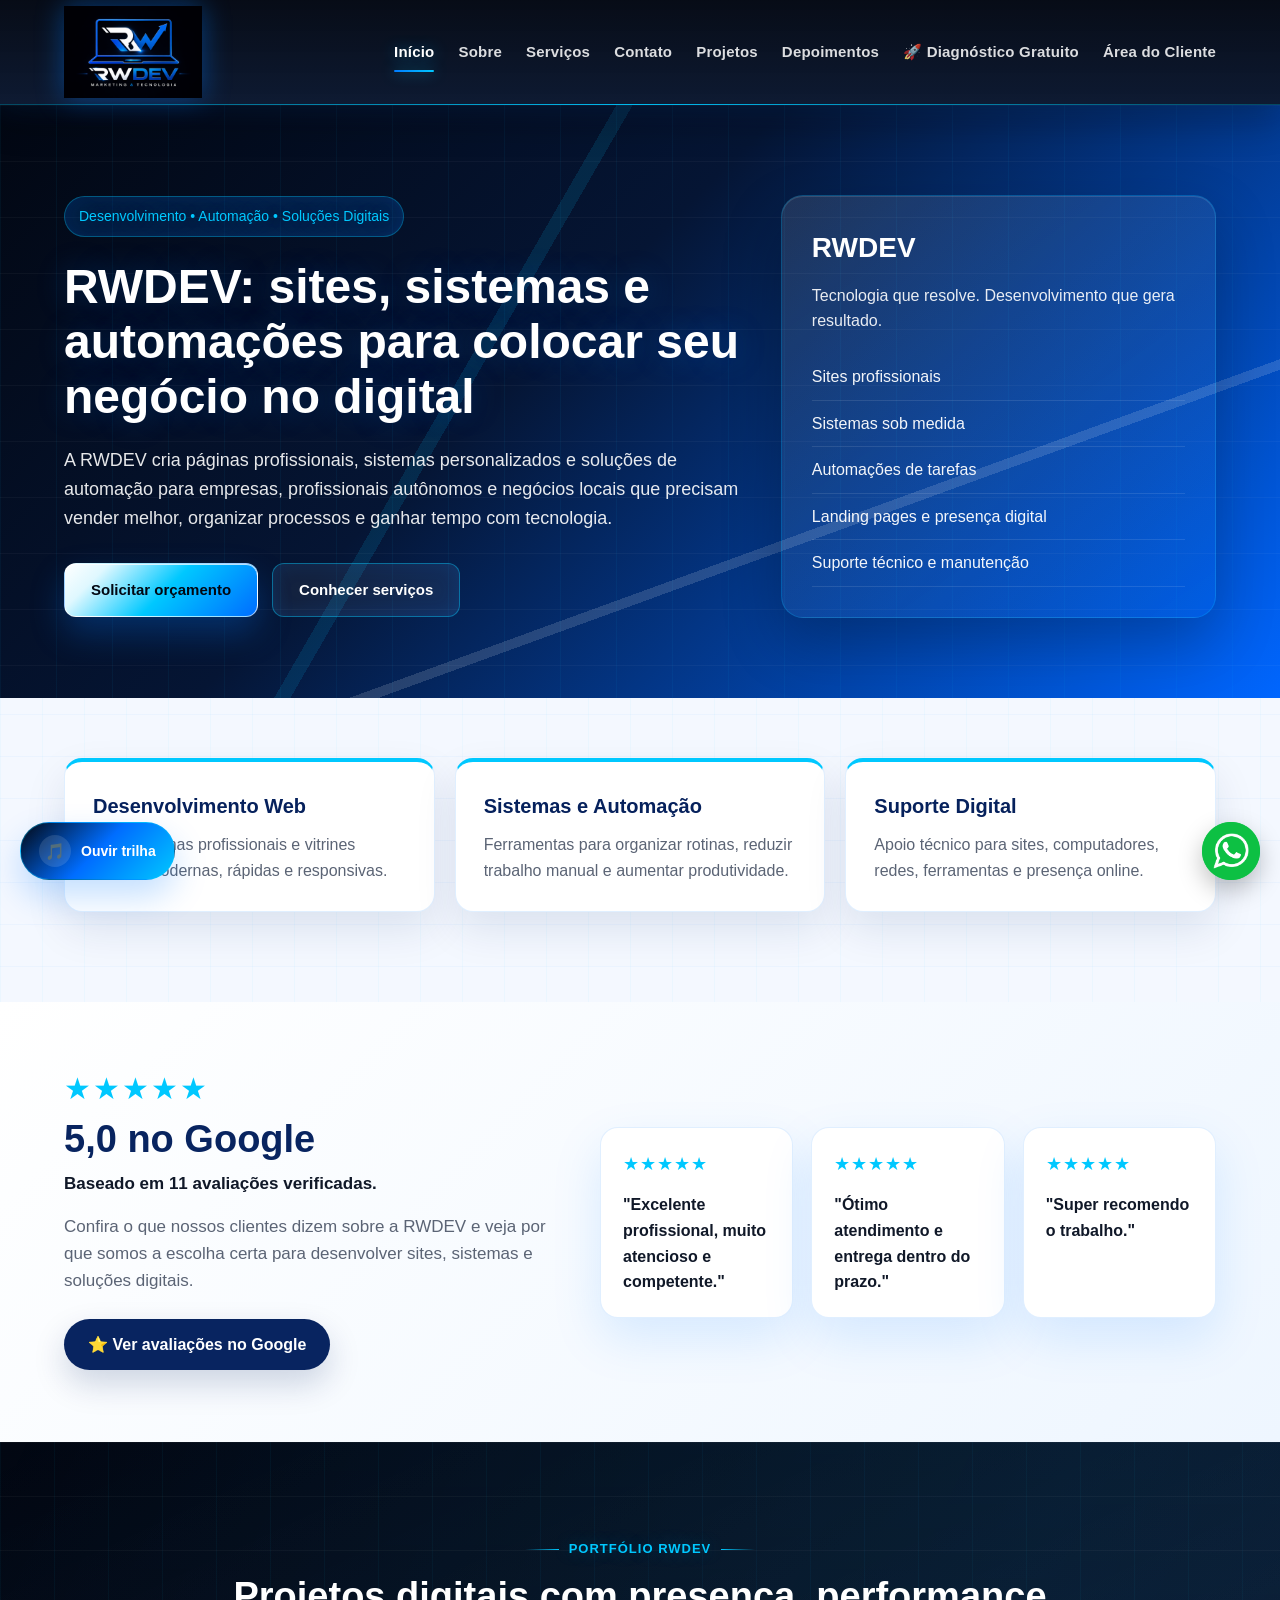
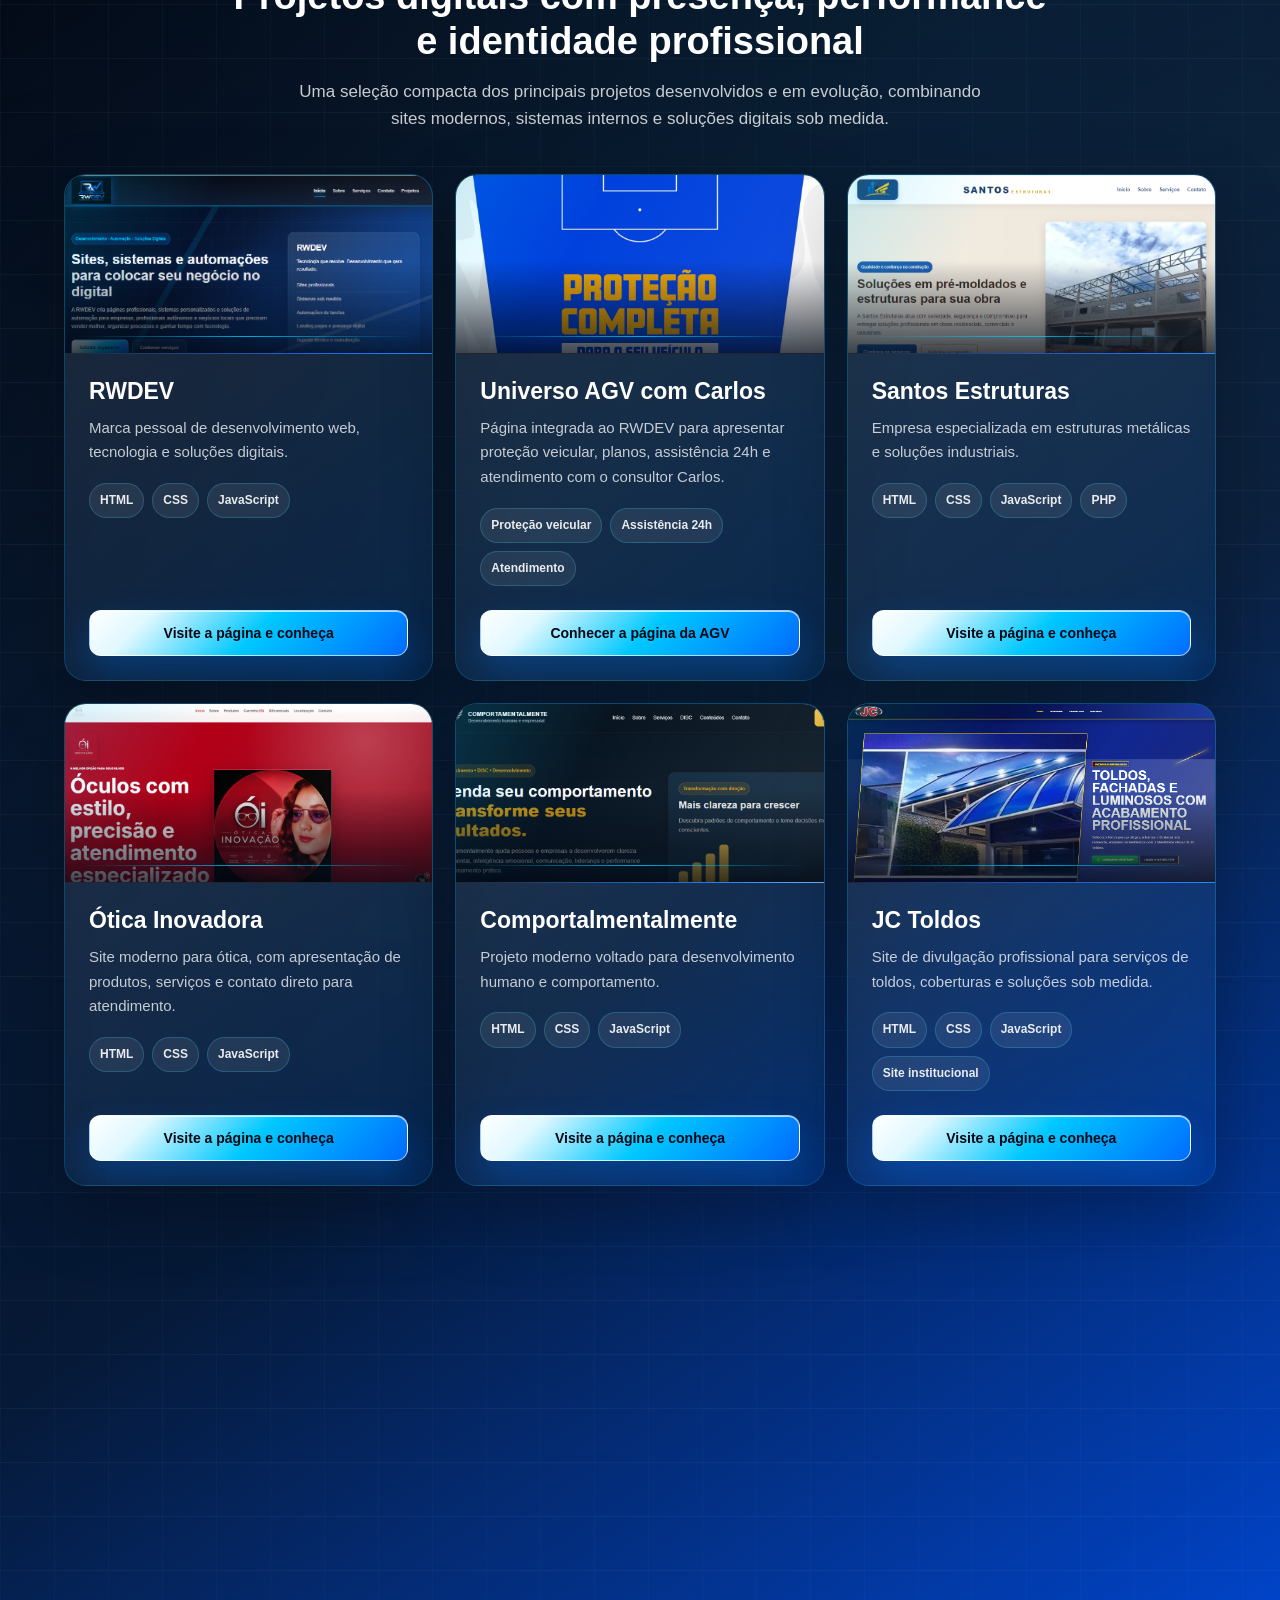
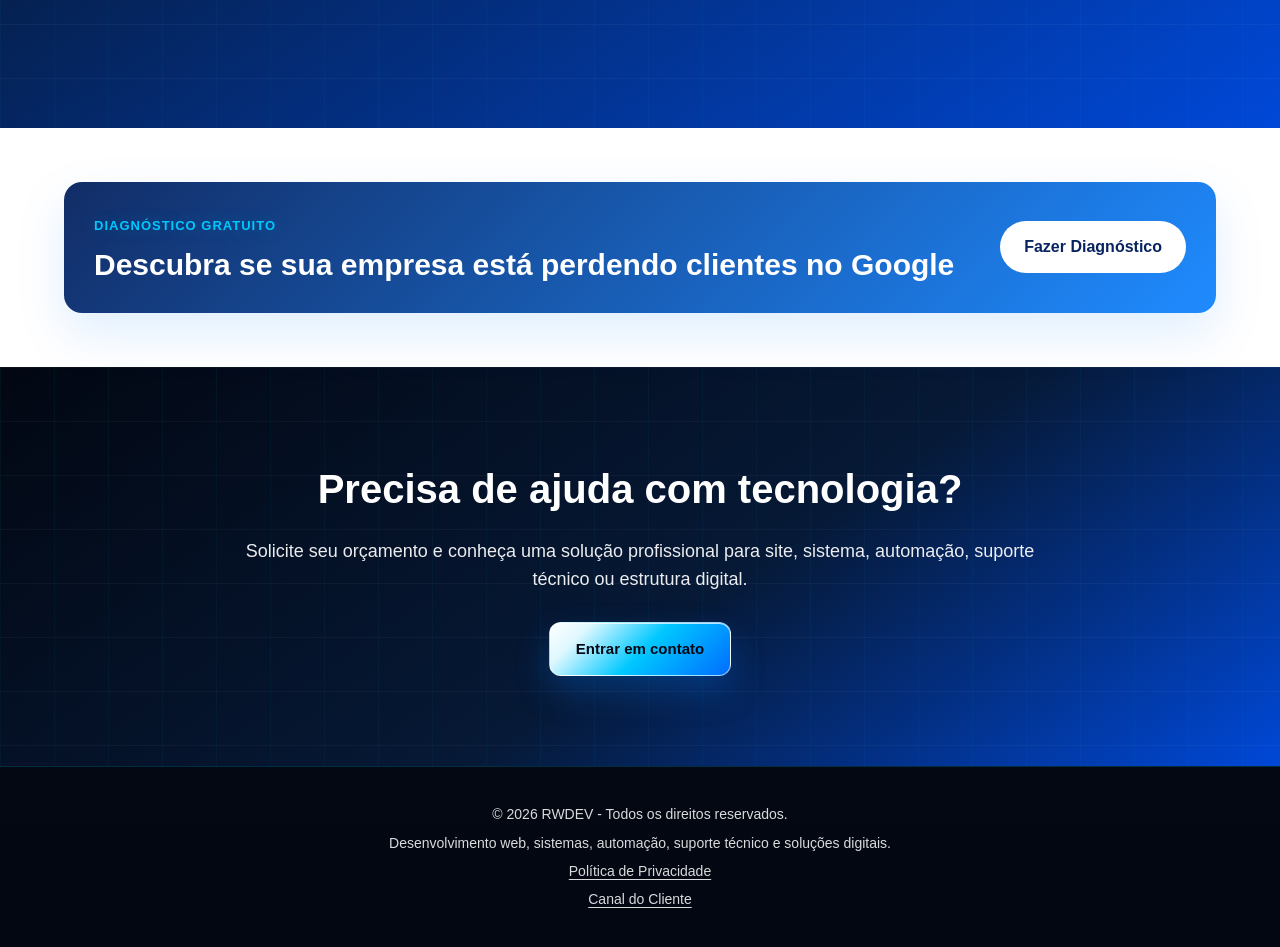
<file: index.html>
<!DOCTYPE html>
<html lang="pt-BR">

<head>
  <!-- Google Tag Manager -->
  <script>
    (function(w,d,s,l,i){w[l]=w[l]||[];w[l].push({'gtm.start':
    new Date().getTime(),event:'gtm.js'});var f=d.getElementsByTagName(s)[0],
    j=d.createElement(s),dl=l!='dataLayer'?'&l='+l:'';j.async=true;j.src=
    'https://www.googletagmanager.com/gtm.js?id='+i+dl;f.parentNode.insertBefore(j,f);
    })(window,document,'script','dataLayer','GTM-NMCTNF9T');
  </script>
  <!-- End Google Tag Manager -->
  <!-- RWDEV_DEPLOY_2026_05_21_NOVO -->
  <meta charset="UTF-8">
  <meta name="viewport" content="width=device-width, initial-scale=1.0">

  <title>RWDEV | Sites, Sistemas, Automação e Soluções Digitais</title>
  <meta name="description"
    content="RWDEV é a marca oficial de desenvolvimento de sites, sistemas sob medida, automações e soluções digitais para negócios que querem evoluir com tecnologia.">
  <meta name="keywords"
    content="sites, sistemas, automação, soluções digitais, desenvolvimento web, suporte técnico, informática, programação, tecnologia">
  <meta name="author" content="RWDEV">
  <meta name="robots" content="index, follow">
  <link rel="canonical" href="https://www.rwdev.com.br/">
  <meta property="og:type" content="website">
  <meta property="og:locale" content="pt_BR">
  <meta property="og:site_name" content="RWDEV">
  <meta property="og:title" content="RWDEV | Site Oficial | Sites, Sistemas e Soluções Digitais">
  <meta property="og:description"
    content="RWDEV é a marca oficial de desenvolvimento de sites, sistemas sob medida, automações e soluções digitais para negócios que querem evoluir com tecnologia.">
  <meta property="og:url" content="https://www.rwdev.com.br/">
  <meta property="og:image" content="https://www.rwdev.com.br/images/portfolio/homerwdev.png">
  <meta name="twitter:card" content="summary_large_image">
  <script type="application/ld+json">
  {
    "@context": "https://schema.org",
    "@graph": [
      {
        "@type": "Organization",
        "@id": "https://www.rwdev.com.br/#organization",
        "name": "RWDEV",
        "url": "https://www.rwdev.com.br/",
        "logo": "https://www.rwdev.com.br/images/logos/meu%20novo%20logo.png",
        "image": "https://www.rwdev.com.br/images/portfolio/homerwdev.png",
        "description": "RWDEV é a marca oficial de desenvolvimento de sites, sistemas sob medida, automações e soluções digitais para negócios que querem evoluir com tecnologia.",
        "email": "rwdevtech@gmail.com",
        "telephone": "+55 11 98110-4971",
        "sameAs": [
          "https://instagram.com/rwdevtech"
        ]
      },
      {
        "@type": "WebSite",
        "@id": "https://www.rwdev.com.br/#website",
        "name": "RWDEV",
        "url": "https://www.rwdev.com.br/",
        "publisher": {
          "@id": "https://www.rwdev.com.br/#organization"
        },
        "inLanguage": "pt-BR"
      },
      {
        "@type": "ProfessionalService",
        "@id": "https://www.rwdev.com.br/#professionalservice",
        "name": "RWDEV",
        "url": "https://www.rwdev.com.br/",
        "logo": "https://www.rwdev.com.br/images/logos/meu%20novo%20logo.png",
        "image": "https://www.rwdev.com.br/images/portfolio/homerwdev.png",
        "description": "RWDEV é a marca oficial de desenvolvimento de sites, sistemas sob medida, automações e soluções digitais para negócios que querem evoluir com tecnologia.",
        "areaServed": "Brasil",
        "email": "rwdevtech@gmail.com",
        "telephone": "+55 11 98110-4971",
        "sameAs": [
          "https://instagram.com/rwdevtech"
        ],
        "serviceType": [
          "Criação de sites",
          "Desenvolvimento de sistemas",
          "Automação digital",
          "Suporte técnico"
        ]
      }
    ]
  }
  </script>

  <!-- Favicon -->
  <link rel="icon" href="images/icons/favicon.png" type="image/png">

  <!-- CSS principal -->
  <link rel="stylesheet" href="css/style.css">

  <!-- Google tag (gtag.js) -->

  <script async src="https://www.googletagmanager.com/gtag/js?id=G-GSXNRL1VCM"></script>

  <script>
    window.dataLayer = window.dataLayer || [];
    function gtag(){dataLayer.push(arguments);}
    gtag('js', new Date());
    gtag('config', 'G-GSXNRL1VCM');
  </script>
</head>

<body>
  <!-- Google Tag Manager (noscript) -->
  <noscript><iframe src="https://www.googletagmanager.com/ns.html?id=GTM-NMCTNF9T"
  height="0" width="0" style="display:none;visibility:hidden"></iframe></noscript>
  <!-- End Google Tag Manager (noscript) -->

  <!-- =========================================
       TOPO / CABEÇALHO
       ========================================= -->
  <header class="topo">
    <div class="container topo-container">

      <!-- Logo da empresa -->
      <a href="/" class="logo" aria-label="Página inicial da RWDEV">
        <img src="images/logos/meu novo logo.png" alt="Logo RWDEV">
      </a>

      <button class="menu-toggle" type="button" aria-label="Abrir menu" aria-expanded="false" aria-controls="menuPrincipal">
        <span></span>
        <span></span>
        <span></span>
      </button>

      <!-- Menu principal -->
      <nav class="menu" id="menuPrincipal">
        <a href="/" class="ativo">Início</a>
        <a href="sobre.html">Sobre</a>
        <a href="servicos.html">Serviços</a>
        <a href="contato.html">Contato</a>
        <a href="parceiros.html">Projetos</a>
        <a href="depoimentos.html">Depoimentos</a>
        <a href="/diagnostico">🚀 Diagnóstico Gratuito</a>
        <a href="/portal/cliente/login.php">Área do Cliente</a>
      </nav>
    </div>
  </header>

  <!-- =========================================
       CONTEÚDO PRINCIPAL
       ========================================= -->
  <main>

    <!-- =========================================
         HERO / DESTAQUE PRINCIPAL
         ========================================= -->
    <section class="hero">
      <div class="container hero-grid">

        <!-- Coluna de texto principal -->
        <div class="hero-texto">
          <span class="selo">Desenvolvimento • Automação • Soluções Digitais</span>

          <h1>
            RWDEV: sites, sistemas e automações para colocar seu negócio no digital
          </h1>

          <p>
            A RWDEV cria páginas profissionais, sistemas personalizados e soluções de automação
            para empresas, profissionais autônomos e negócios locais que precisam vender melhor,
            organizar processos e ganhar tempo com tecnologia.
          </p>

          <div class="hero-botoes">
            <a href="contato.html" class="btn btn-principal">Solicitar orçamento</a>
            <a href="servicos.html" class="btn btn-secundario">Conhecer serviços</a>
          </div>
        </div>

        <!-- Painel lateral com resumo -->
        <div class="hero-painel">
          <div class="painel-card">
            <h2>RWDEV</h2>
            <p>
              Tecnologia que resolve. Desenvolvimento que gera resultado.
            </p>

            <ul>
              <li>Sites profissionais</li>
              <li>Sistemas sob medida</li>
              <li>Automações de tarefas</li>
              <li>Landing pages e presença digital</li>
              <li>Suporte técnico e manutenção</li>
            </ul>
          </div>
        </div>

      </div>
    </section>

    <!-- =========================================
         DESTAQUES RÁPIDOS
         ========================================= -->
    <section class="faixa-destaques">
      <div class="container destaques-grid">

        <div class="destaque-item">
          <h3>Desenvolvimento Web</h3>
          <p>Sites, páginas profissionais e vitrines digitais modernas, rápidas e responsivas.</p>
        </div>

        <div class="destaque-item">
          <h3>Sistemas e Automação</h3>
          <p>Ferramentas para organizar rotinas, reduzir trabalho manual e aumentar produtividade.</p>
        </div>

        <div class="destaque-item">
          <h3>Suporte Digital</h3>
          <p>Apoio técnico para sites, computadores, redes, ferramentas e presença online.</p>
        </div>

      </div>
    </section>

    <!-- =========================================
         REPUTAÇÃO GOOGLE
         ========================================= -->
    <section class="home-google-reputacao" aria-labelledby="homeGoogleReputacaoTitulo">
      <div class="container home-google-reputacao-container">
        <div class="home-google-reputacao-resumo reveal-scroll">
          <div class="home-google-estrelas" aria-label="5 estrelas no Google">★★★★★</div>
          <h2 id="homeGoogleReputacaoTitulo">5,0 no Google</h2>
          <p class="home-google-avaliacoes">Baseado em 11 avaliações verificadas.</p>
          <p class="home-google-texto">
            Confira o que nossos clientes dizem sobre a RWDEV e veja por que somos a escolha certa para desenvolver sites, sistemas e soluções digitais.
          </p>
          <a
            href="https://www.google.com/search?q=RWDEV&stick=H4sIAAAAAAAA_-NgU1I1qEhMMjcwtTAzSzayNDdLNjG1MqgwS0wzSDVJTLU0NDQzMEk0W8TKGhTu4hoGALbYjSgxAAAA"
            target="_blank"
            rel="noopener noreferrer"
            class="home-google-botao"
          >
            ⭐ Ver avaliações no Google
          </a>
        </div>

        <div class="home-google-cards" aria-label="Avaliações em destaque">
          <article class="home-google-card reveal-scroll">
            <span>★★★★★</span>
            <p>"Excelente profissional, muito atencioso e competente."</p>
          </article>

          <article class="home-google-card reveal-scroll">
            <span>★★★★★</span>
            <p>"Ótimo atendimento e entrega dentro do prazo."</p>
          </article>

          <article class="home-google-card reveal-scroll">
            <span>★★★★★</span>
            <p>"Super recomendo o trabalho."</p>
          </article>
        </div>
      </div>
    </section>

    <!-- =========================================
         PORTFÓLIO PREMIUM
         ========================================= -->
    <section class="portfolio-premium" id="portfolio">
      <div class="container">

        <!-- Cabeçalho da seção com título direto e subtítulo elegante -->
        <div class="portfolio-cabecalho reveal-scroll">
          <span class="portfolio-etiqueta">Portfólio RWDEV</span>
          <h2>Projetos digitais com presença, performance e identidade profissional</h2>
          <p>
            Uma seleção compacta dos principais projetos desenvolvidos e em evolução, combinando
            sites modernos, sistemas internos e soluções digitais sob medida.
          </p>
        </div>

        <!-- Grid responsivo com os projetos principais -->
        <div class="portfolio-grid">

          <article class="portfolio-card reveal-scroll">
            <div class="portfolio-banner portfolio-banner-imagem banner-rwdev" aria-label="Banner do projeto RWDEV">
              <img src="images/portfolio/homerwdev.png" alt="Imagem da página inicial da RWDEV" loading="lazy">
            </div>

            <div class="portfolio-conteudo">
              <h3>RWDEV</h3>
              <p>Marca pessoal de desenvolvimento web, tecnologia e soluções digitais.</p>

              <div class="portfolio-badges" aria-label="Tecnologias utilizadas">
                <span>HTML</span>
                <span>CSS</span>
                <span>JavaScript</span>
              </div>

              <a href="https://rwdev.com.br" class="portfolio-botao" target="_blank" rel="noopener noreferrer">
                Visite a página e conheça
              </a>
            </div>
          </article>

          <article class="portfolio-card reveal-scroll">
            <div class="portfolio-banner portfolio-banner-imagem banner-agv" aria-label="Banner da página Universo AGV com Carlos">
              <img src="images/AGV/WhatsApp Image 2026-09-03 at 21.20.27 (2).jpeg" alt="Proteção veicular da Universo AGV para diferentes tipos de veículo" loading="lazy" width="1080" height="1350">
            </div>

            <div class="portfolio-conteudo">
              <h3>Universo AGV com Carlos</h3>
              <p>Página integrada ao RWDEV para apresentar proteção veicular, planos, assistência 24h e atendimento com o consultor Carlos.</p>

              <div class="portfolio-badges" aria-label="Conteúdos da página">
                <span>Proteção veicular</span>
                <span>Assistência 24h</span>
                <span>Atendimento</span>
              </div>

              <a href="/agv" class="portfolio-botao">
                Conhecer a página da AGV
              </a>
            </div>
          </article>

          <article class="portfolio-card reveal-scroll">
            <div class="portfolio-banner portfolio-banner-imagem banner-sses" aria-label="Banner do projeto Santos Estruturas">
              <img src="images/portfolio/sses.png" alt="Imagem do projeto Santos Estruturas" loading="lazy">
            </div>

            <div class="portfolio-conteudo">
              <h3>Santos Estruturas</h3>
              <p>Empresa especializada em estruturas metálicas e soluções industriais.</p>

              <div class="portfolio-badges" aria-label="Tecnologias utilizadas">
                <span>HTML</span>
                <span>CSS</span>
                <span>JavaScript</span>
                <span>PHP</span>
              </div>

              <a href="https://sses.com.br" class="portfolio-botao" target="_blank" rel="noopener noreferrer">
                Visite a página e conheça
              </a>
            </div>
          </article>

          <article class="portfolio-card reveal-scroll">
            <div class="portfolio-banner portfolio-banner-imagem banner-otica" aria-label="Banner do projeto Ótica Inovadora">
              <img src="images/portfolio/otica.png" alt="Imagem do projeto Ótica Inovadora" loading="lazy">
            </div>

            <div class="portfolio-conteudo">
              <h3>Ótica Inovadora</h3>
              <p>Site moderno para ótica, com apresentação de produtos, serviços e contato direto para atendimento.</p>

              <div class="portfolio-badges" aria-label="Tecnologias utilizadas">
                <span>HTML</span>
                <span>CSS</span>
                <span>JavaScript</span>
              </div>

              <a href="https://otica.rwdev.com.br" class="portfolio-botao" target="_blank" rel="noopener noreferrer">
                Visite a página e conheça
              </a>
            </div>
          </article>

          <article class="portfolio-card reveal-scroll">
            <div class="portfolio-banner portfolio-banner-imagem banner-comportamentalmente" aria-label="Banner do projeto Comportalmentalmente">
              <img src="images/portfolio/comportalmentalmente.png" alt="Imagem do projeto Comportalmentalmente" loading="lazy">
            </div>

            <div class="portfolio-conteudo">
              <h3>Comportalmentalmente</h3>
              <p>Projeto moderno voltado para desenvolvimento humano e comportamento.</p>

              <div class="portfolio-badges" aria-label="Tecnologias utilizadas">
                <span>HTML</span>
                <span>CSS</span>
                <span>JavaScript</span>
              </div>

              <a href="https://comportalmentalmente.com.br" class="portfolio-botao" target="_blank" rel="noopener noreferrer">
                Visite a página e conheça
              </a>
            </div>
          </article>

          <article class="portfolio-card reveal-scroll">
            <div class="portfolio-banner portfolio-banner-imagem banner-jctoldos" aria-label="Banner do projeto JC Toldos">
              <img src="images/portfolio/JCtoldos.png" alt="Imagem do site JC Toldos" loading="lazy">
            </div>

            <div class="portfolio-conteudo">
              <h3>JC Toldos</h3>
              <p>Site de divulgação profissional para serviços de toldos, coberturas e soluções sob medida.</p>

              <div class="portfolio-badges" aria-label="Tecnologias utilizadas">
                <span>HTML</span>
                <span>CSS</span>
                <span>JavaScript</span>
                <span>Site institucional</span>
              </div>

              <a href="https://rwdev.com.br/jctoldos" class="portfolio-botao" target="_blank" rel="noopener noreferrer">
                Visite a página e conheça
              </a>
            </div>
          </article>

          <article class="portfolio-card reveal-scroll">
            <div class="portfolio-banner portfolio-banner-imagem banner-ramos" aria-label="Banner do projeto Ramos Farnezi">
              <img src="images/portfolio/ramos farnezi.png" alt="Imagem do projeto Ramos Farnezi" loading="lazy">
            </div>

            <div class="portfolio-conteudo">
              <h3>Ramos Farnezi</h3>
              <p>Projeto digital profissional para área jurídica.</p>

              <div class="portfolio-badges" aria-label="Tecnologias utilizadas">
                <span>HTML</span>
                <span>CSS</span>
                <span>JavaScript</span>
              </div>

              <a href="https://rwdev.com.br/ramosfarnezi" class="portfolio-botao" target="_blank" rel="noopener noreferrer">
                Visite a página e conheça
              </a>
            </div>
          </article>

        </div>
      </div>
    </section>

    <!-- =========================================
         CTA DIAGNÓSTICO
         ========================================= -->
    <section class="home-diagnostico-cta">
      <div class="container home-diagnostico-box reveal-scroll">
        <div>
          <span class="subtitulo">Diagnóstico gratuito</span>
          <h2>Descubra se sua empresa está perdendo clientes no Google</h2>
        </div>
        <a href="/diagnostico" class="home-diagnostico-botao">Fazer Diagnóstico</a>
      </div>
    </section>

    <!-- =========================================
         CHAMADA FINAL
         ========================================= -->
    <section class="cta-final">
      <div class="container cta-box">
        <h2>Precisa de ajuda com tecnologia?</h2>
        <p>
          Solicite seu orçamento e conheça uma solução profissional para site,
          sistema, automação, suporte técnico ou estrutura digital.
        </p>
        <a href="contato.html" class="btn btn-principal">Entrar em contato</a>
      </div>
    </section>

  </main>

  <!-- =========================================
       RODAPÉ
       ========================================= -->
  <footer class="rodape">
    <div class="container rodape-conteudo">
      <p>© 2026 RWDEV - Todos os direitos reservados.</p>
      <p>Desenvolvimento web, sistemas, automação, suporte técnico e soluções digitais.</p>
      <p><a href="politica-de-privacidade.html">Política de Privacidade</a></p>
      <p><a href="/portal/cliente/login.php">Canal do Cliente</a></p>
    </div>
  </footer>

  <!-- =========================================
       BOTÃO WHATSAPP FLUTUANTE
       ========================================= -->
  <a class="whatsapp-fixo" href="https://wa.me/5511981104971" target="_blank" rel="noopener noreferrer" aria-label="Falar no WhatsApp">
    <img src="images/icons/whatsapp.png" alt="WhatsApp">
  </a>

<!-- =========================
     PLAYER PREMIUM RWDEV
     ========================= -->
<div class="rwdev-player" id="rwdevPlayer">
  <button class="rwdev-player-btn" id="rwdevPlayerBtn" aria-label="Tocar música do site">
    <span class="rwdev-player-icone">🎵</span>
    <span class="rwdev-player-texto">Ouvir trilha</span>
  </button>

  <audio id="rwdevAudio" loop>
    <source src="audio/trilha-rwdev.mp3" type="audio/mpeg">
    Seu navegador não suporta áudio.
  </audio>
</div>

<script src="js/menu.js"></script>
<script src="js/main.js"></script>
<script src="js/player.js"></script>

</body>

</html>
</file>
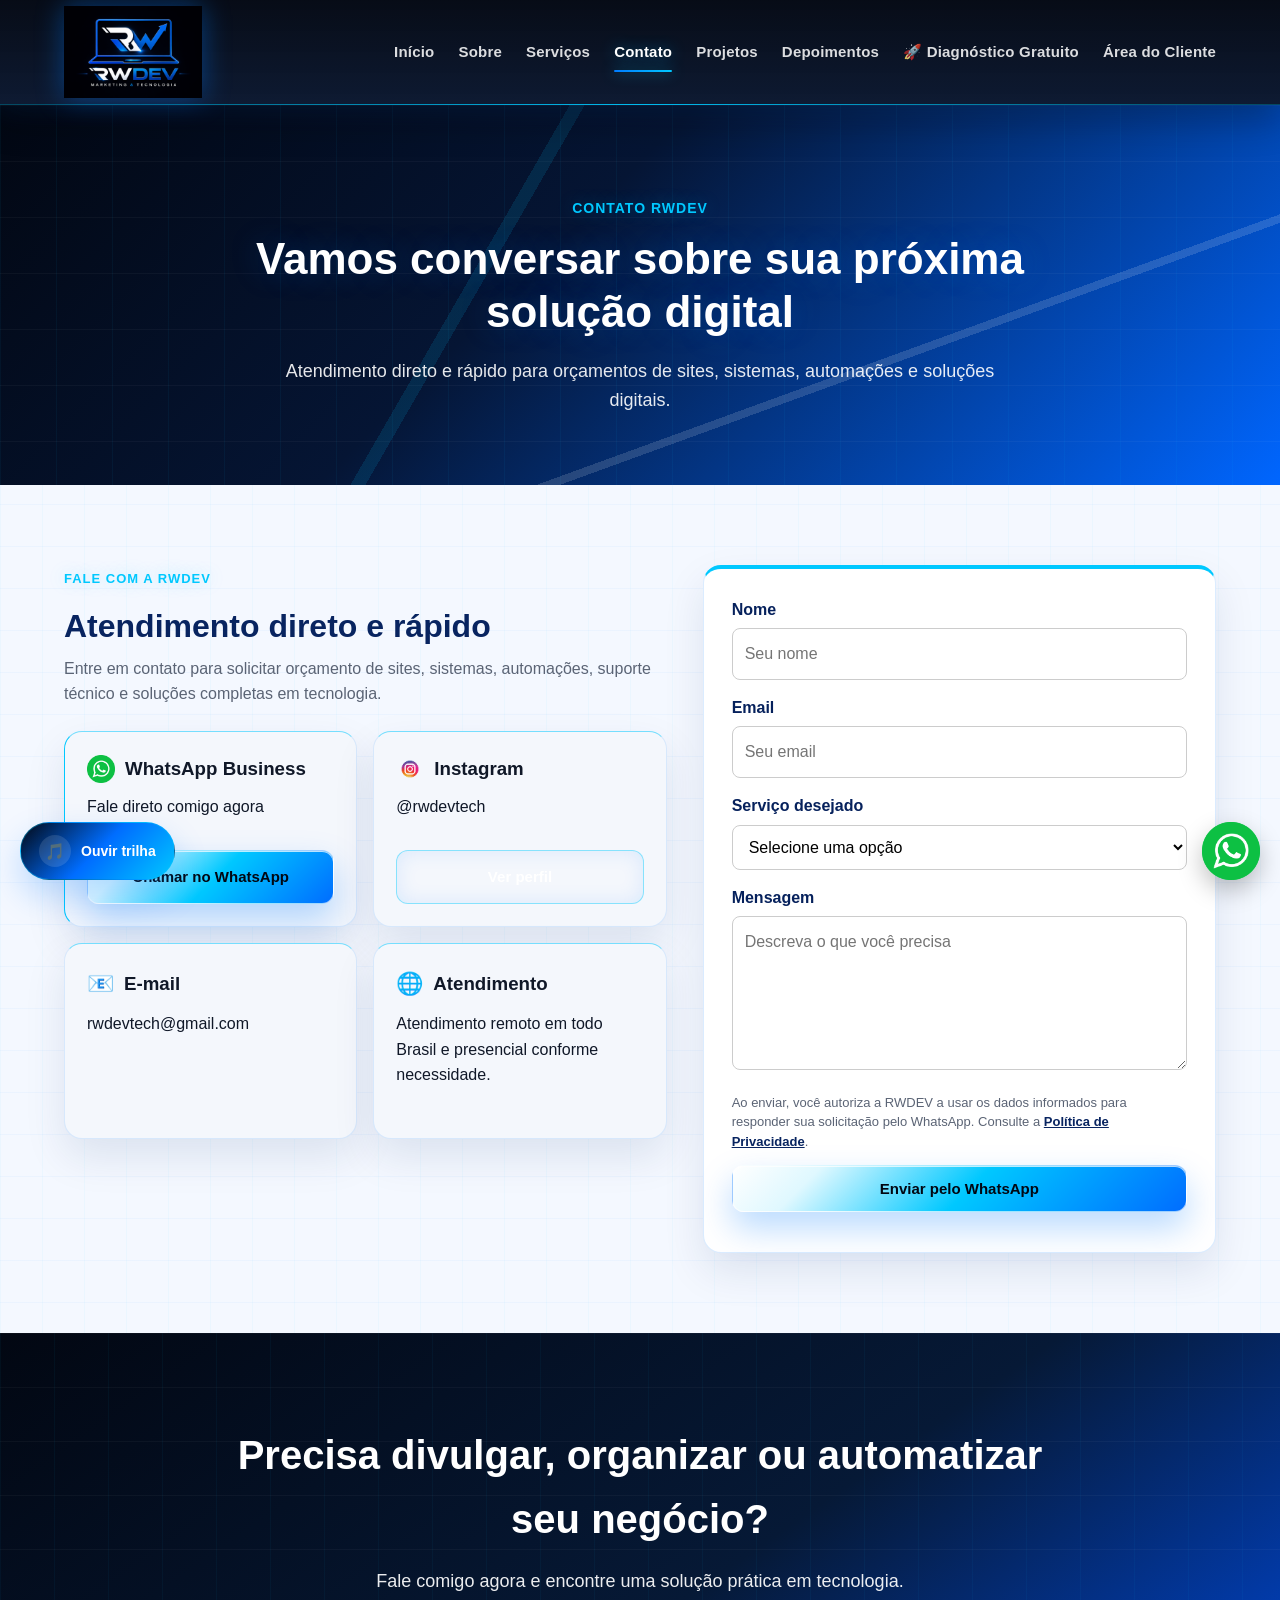
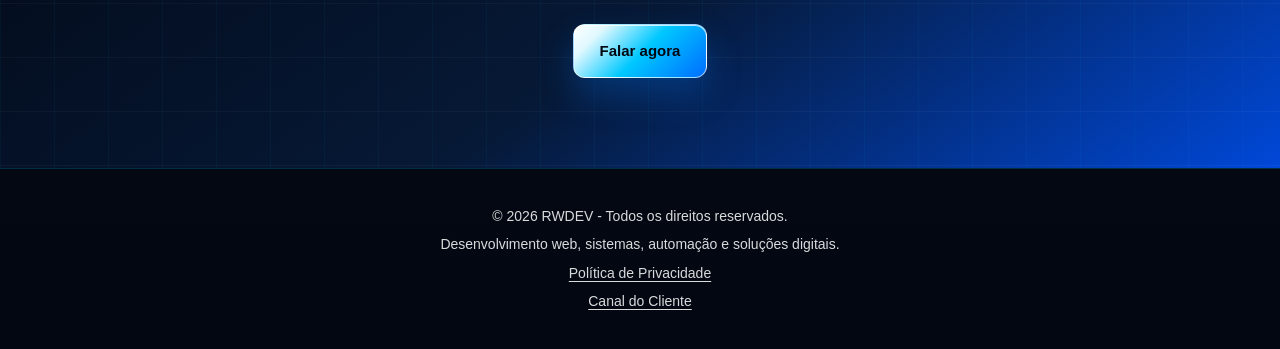
<file: contato.html>
<!DOCTYPE html>
<html lang="pt-BR">

<head>
  <!-- Google Tag Manager -->
  <script>
    (function(w,d,s,l,i){w[l]=w[l]||[];w[l].push({'gtm.start':
    new Date().getTime(),event:'gtm.js'});var f=d.getElementsByTagName(s)[0],
    j=d.createElement(s),dl=l!='dataLayer'?'&l='+l:'';j.async=true;j.src=
    'https://www.googletagmanager.com/gtm.js?id='+i+dl;f.parentNode.insertBefore(j,f);
    })(window,document,'script','dataLayer','GTM-NMCTNF9T');
  </script>
  <!-- End Google Tag Manager -->
  <meta charset="UTF-8">
  <meta name="viewport" content="width=device-width, initial-scale=1.0">

  <title>Contato | RWDEV</title>
  <meta name="description"
    content="Entre em contato com a RWDEV e solicite orçamento de sites, sistemas, automações, suporte técnico e soluções digitais.">
  <meta name="author" content="RWDEV">
  <meta name="robots" content="index, follow">
  <link rel="canonical" href="https://www.rwdev.com.br/contato">
  <meta property="og:type" content="website">
  <meta property="og:locale" content="pt_BR">
  <meta property="og:site_name" content="RWDEV">
  <meta property="og:title" content="Contato | RWDEV">
  <meta property="og:description"
    content="Entre em contato com a RWDEV e solicite orçamento de sites, sistemas, automações, suporte técnico e soluções digitais.">
  <meta property="og:url" content="https://www.rwdev.com.br/contato">
  <meta property="og:image" content="https://www.rwdev.com.br/images/portfolio/homerwdev.png">
  <meta name="twitter:card" content="summary_large_image">

  <link rel="icon" href="images/icons/favicon.png" type="image/png">
  <link rel="stylesheet" href="css/style.css">

  <!-- Google tag (gtag.js) -->

  <script async src="https://www.googletagmanager.com/gtag/js?id=G-GSXNRL1VCM"></script>

  <script>
    window.dataLayer = window.dataLayer || [];
    function gtag(){dataLayer.push(arguments);}
    gtag('js', new Date());
    gtag('config', 'G-GSXNRL1VCM');
  </script>
</head>

<body>
  <!-- Google Tag Manager (noscript) -->
  <noscript><iframe src="https://www.googletagmanager.com/ns.html?id=GTM-NMCTNF9T"
  height="0" width="0" style="display:none;visibility:hidden"></iframe></noscript>
  <!-- End Google Tag Manager (noscript) -->

  <!-- TOPO -->
  <header class="topo">
    <div class="container topo-container">

      <a href="/" class="logo" aria-label="Pagina inicial da RWDEV">
        <img src="images/logos/meu novo logo.png" alt="Logo RWDEV">
      </a>

      <button class="menu-toggle" type="button" aria-label="Abrir menu" aria-expanded="false" aria-controls="menuPrincipal">
        <span></span>
        <span></span>
        <span></span>
      </button>

      <nav class="menu" id="menuPrincipal">
        <a href="/">Início</a>
        <a href="sobre.html">Sobre</a>
        <a href="servicos.html">Servi&ccedil;os</a>
        <a href="contato.html" class="ativo">Contato</a>
        <a href="parceiros.html">Projetos</a>
        <a href="depoimentos.html">Depoimentos</a>
        <a href="/diagnostico">🚀 Diagnóstico Gratuito</a>
        <a href="/portal/cliente/login.php">&Aacute;rea do Cliente</a>
      </nav>
    </div>
  </header>

  <main>

    <!-- TOPO DA PAGINA -->
    <section class="pagina-topo">
      <div class="container">
        <span class="subtitulo-pagina">Contato RWDEV</span>
        <h1>Vamos conversar sobre sua pr&oacute;xima solu&ccedil;&atilde;o digital</h1>
        <p>
          Atendimento direto e r&aacute;pido para or&ccedil;amentos de sites, sistemas,
          automa&ccedil;&otilde;es e solu&ccedil;&otilde;es digitais.
        </p>
      </div>
    </section>

    <!-- CANAIS DE CONTATO E FORMULARIO -->
    <section class="contato-secao">
      <div class="container contato-grid">

        <div class="contato-apresentacao">
          <span class="subtitulo">Fale com a RWDEV</span>
          <h2>Atendimento direto e rápido</h2>

          <p>
            Entre em contato para solicitar orçamento de sites, sistemas, automações,
            suporte técnico e soluções completas em tecnologia.
          </p>

          <div class="contato-canais">

            <!-- WHATSAPP -->
            <div class="contato-card destaque-contato">
              <div class="contato-titulo-icone">
                <img src="images/icons/whatsapp.png" alt="WhatsApp" class="icone-contato">
                <h3>WhatsApp Business</h3>
              </div>

              <p>Fale direto comigo agora</p>

              <a href="https://wa.me/5511981104971?text=Olá,%20vim%20pelo%20site%20RWDEV%20e%20quero%20um%20orçamento"
                 target="_blank"
                 rel="noopener noreferrer"
                 class="btn btn-principal">
                Chamar no WhatsApp
              </a>
            </div>

            <!-- INSTAGRAM -->
            <div class="contato-card">
              <div class="contato-titulo-icone">
                <img src="images/icons/instagram.png" alt="Instagram" class="icone-contato">
                <h3>Instagram</h3>
              </div>

              <p>@rwdevtech</p>

              <a href="https://instagram.com/rwdevtech"
                 target="_blank"
                 rel="noopener noreferrer"
                 class="btn btn-secundario">
                Ver perfil
              </a>
            </div>

            <!-- EMAIL -->
            <div class="contato-card">
              <div class="contato-titulo-icone">
                <span class="icone-emoji">📧</span>
                <h3>E-mail</h3>
              </div>

              <p>rwdevtech@gmail.com</p>
            </div>

            <!-- ATENDIMENTO -->
            <div class="contato-card">
              <div class="contato-titulo-icone">
                <span class="icone-emoji">🌐</span>
                <h3>Atendimento</h3>
              </div>

              <p>Atendimento remoto em todo Brasil e presencial conforme necessidade.</p>
            </div>
          </div>

        </div>

        <!-- FORMULÁRIO -->
        <div class="contato-formulario">

          <form id="formContato">

            <div class="campo-form">
              <label for="nome">Nome</label>
              <input id="nome" name="nome" type="text" placeholder="Seu nome" required>
            </div>

            <div class="campo-form">
              <label for="email">Email</label>
              <input id="email" name="email" type="email" placeholder="Seu email" required>
            </div>

            <div class="campo-form">
              <label for="servico">Serviço desejado</label>
              <select id="servico" name="servico" required>
                <option value="">Selecione uma opção</option>
                <option>Site profissional</option>
                <option>Sistema sob medida</option>
                <option>Automação digital</option>
                <option>Suporte técnico</option>
                <option>Manutenção ou redes</option>
                <option>Outro serviço digital</option>
              </select>
            </div>

            <div class="campo-form">
              <label for="mensagem">Mensagem</label>
              <textarea id="mensagem" name="mensagem" rows="5" placeholder="Descreva o que você precisa" required></textarea>
            </div>

            <p class="aviso-privacidade">
              Ao enviar, você autoriza a RWDEV a usar os dados informados para responder sua solicitação pelo WhatsApp.
              Consulte a <a href="politica-de-privacidade.html">Política de Privacidade</a>.
            </p>

            <button type="submit" class="btn btn-principal btn-formulario">
              Enviar pelo WhatsApp
            </button>

            <p class="mensagem-formulario" id="mensagemFormulario" aria-live="polite"></p>

          </form>

        </div>

      </div>
    </section>

    <!-- CTA FINAL -->
    <section class="cta-final">
      <div class="container cta-box">
        <h2>Precisa divulgar, organizar ou automatizar seu negócio?</h2>
        <p>Fale comigo agora e encontre uma solução prática em tecnologia.</p>

        <a href="https://wa.me/5511981104971?text=Olá,%20vim%20pelo%20site%20RWDEV"
           target="_blank"
           rel="noopener noreferrer"
           class="btn btn-principal">
          Falar agora
        </a>
      </div>
    </section>

  </main>

  <!-- RODAPÉ -->
  <footer class="rodape">
    <div class="container rodape-conteudo">
      <p>© 2026 RWDEV - Todos os direitos reservados.</p>
      <p>Desenvolvimento web, sistemas, automação e soluções digitais.</p>
      <p><a href="politica-de-privacidade.html">Política de Privacidade</a></p>
      <p><a href="/portal/cliente/login.php">Canal do Cliente</a></p>
    </div>
  </footer>

  <!-- WHATSAPP FIXO -->
  <a class="whatsapp-fixo"
     href="https://wa.me/5511981104971"
     target="_blank"
     rel="noopener noreferrer"
     aria-label="Falar no WhatsApp">
    <img src="images/icons/whatsapp.png" alt="WhatsApp">
  </a>

  <script src="js/contato.js"></script>

<!-- =========================
     PLAYER PREMIUM RWDEV
     ========================= -->
<div class="rwdev-player" id="rwdevPlayer">
  <button class="rwdev-player-btn" id="rwdevPlayerBtn" aria-label="Tocar música do site">
    <span class="rwdev-player-icone">🎵</span>
    <span class="rwdev-player-texto">Ouvir trilha</span>
  </button>

  <audio id="rwdevAudio" loop>
    <source src="audio/trilha-rwdev.mp3" type="audio/mpeg">
    Seu navegador não suporta áudio.
  </audio>
</div>

<script src="js/menu.js"></script>
<script src="js/player.js"></script>

</body>

</html>
</file>
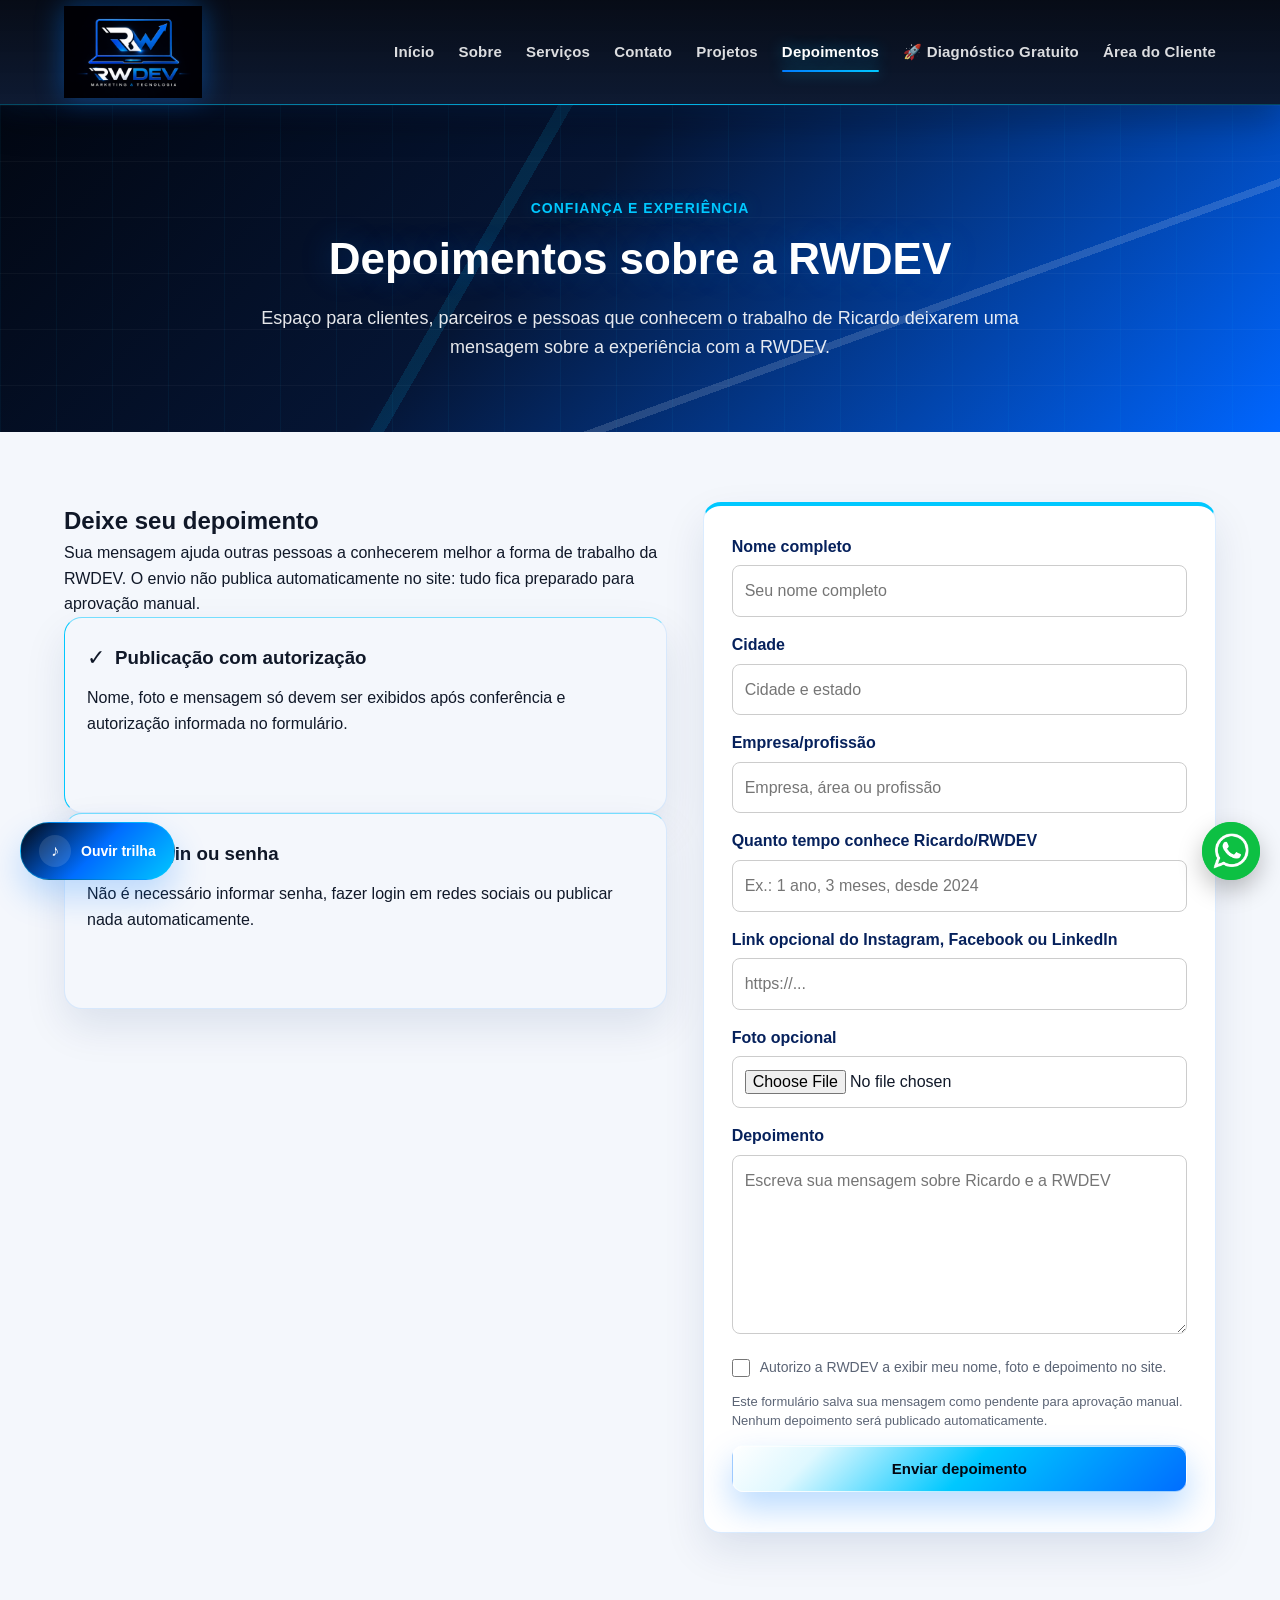
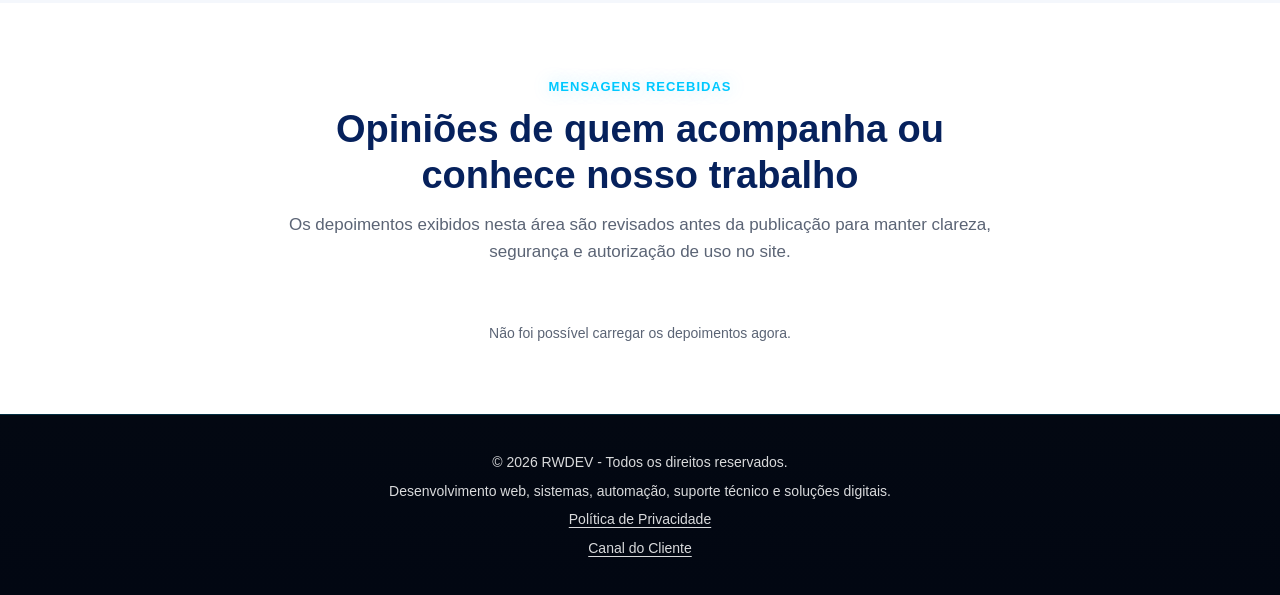
<file: depoimentos.html>
<!DOCTYPE html>
<html lang="pt-BR">

<head>
  <!-- Google Tag Manager -->
  <script>
    (function(w,d,s,l,i){w[l]=w[l]||[];w[l].push({'gtm.start':
    new Date().getTime(),event:'gtm.js'});var f=d.getElementsByTagName(s)[0],
    j=d.createElement(s),dl=l!='dataLayer'?'&l='+l:'';j.async=true;j.src=
    'https://www.googletagmanager.com/gtm.js?id='+i+dl;f.parentNode.insertBefore(j,f);
    })(window,document,'script','dataLayer','GTM-NMCTNF9T');
  </script>
  <!-- End Google Tag Manager -->
  <meta charset="UTF-8">
  <meta name="viewport" content="width=device-width, initial-scale=1.0">

  <title>Depoimentos sobre a RWDEV | RWDEV</title>
  <meta name="description"
    content="Depoimentos de pessoas que conhecem o trabalho de Ricardo e da RWDEV em tecnologia, desenvolvimento web, suporte e soluções digitais.">
  <meta name="author" content="RWDEV">
  <meta name="robots" content="index, follow">
  <link rel="canonical" href="https://www.rwdev.com.br/depoimentos">
  <meta property="og:type" content="website">
  <meta property="og:locale" content="pt_BR">
  <meta property="og:site_name" content="RWDEV">
  <meta property="og:title" content="Depoimentos sobre a RWDEV | RWDEV">
  <meta property="og:description"
    content="Mensagens de pessoas que conhecem o trabalho de Ricardo e da RWDEV.">
  <meta property="og:url" content="https://www.rwdev.com.br/depoimentos">
  <meta property="og:image" content="https://www.rwdev.com.br/images/portfolio/homerwdev.png">
  <meta name="twitter:card" content="summary_large_image">

  <link rel="icon" href="images/icons/favicon.png" type="image/png">
  <link rel="stylesheet" href="css/style.css">

  <!-- Google tag (gtag.js) -->

  <script async src="https://www.googletagmanager.com/gtag/js?id=G-GSXNRL1VCM"></script>

  <script>
    window.dataLayer = window.dataLayer || [];
    function gtag(){dataLayer.push(arguments);}
    gtag('js', new Date());
    gtag('config', 'G-GSXNRL1VCM');
  </script>
</head>

<body>
  <!-- Google Tag Manager (noscript) -->
  <noscript><iframe src="https://www.googletagmanager.com/ns.html?id=GTM-NMCTNF9T"
  height="0" width="0" style="display:none;visibility:hidden"></iframe></noscript>
  <!-- End Google Tag Manager (noscript) -->

  <!-- TOPO -->
  <header class="topo">
    <div class="container topo-container">

      <a href="/" class="logo" aria-label="Página inicial da RWDEV">
        <img src="images/logos/meu novo logo.png" alt="Logo RWDEV">
      </a>

      <button class="menu-toggle" type="button" aria-label="Abrir menu" aria-expanded="false" aria-controls="menuPrincipal">
        <span></span>
        <span></span>
        <span></span>
      </button>

      <nav class="menu" id="menuPrincipal">
        <a href="/">Início</a>
        <a href="sobre.html">Sobre</a>
        <a href="servicos.html">Serviços</a>
        <a href="contato.html">Contato</a>
        <a href="parceiros.html">Projetos</a>
        <a href="depoimentos.html" class="ativo">Depoimentos</a>
        <a href="/diagnostico">🚀 Diagnóstico Gratuito</a>
        <a href="/portal/cliente/login.php">Área do Cliente</a>
      </nav>
    </div>
  </header>

  <main class="depoimentos-main">

    <!-- TOPO DA PÁGINA -->
    <section class="pagina-topo">
      <div class="container">
        <span class="subtitulo-pagina">Confiança e experiência</span>
        <h1>Depoimentos sobre a RWDEV</h1>
        <p>
          Espaço para clientes, parceiros e pessoas que conhecem o trabalho de Ricardo deixarem
          uma mensagem sobre a experiência com a RWDEV.
        </p>
      </div>
    </section>

    <!-- FORMULÁRIO DE ENVIO -->
    <section class="depoimento-envio">
      <div class="container contato-grid">

        <div class="contato-info">
          <h2>Deixe seu depoimento</h2>
          <p>
            Sua mensagem ajuda outras pessoas a conhecerem melhor a forma de trabalho da RWDEV.
            O envio não publica automaticamente no site: tudo fica preparado para aprovação manual.
          </p>

          <div class="contato-card destaque-contato">
            <div class="contato-titulo-icone">
              <span class="icone-emoji">✓</span>
              <h3>Publicação com autorização</h3>
            </div>
            <p>
              Nome, foto e mensagem só devem ser exibidos após conferência e autorização informada no formulário.
            </p>
          </div>

          <div class="contato-card">
            <div class="contato-titulo-icone">
              <span class="icone-emoji">i</span>
              <h3>Sem login ou senha</h3>
            </div>
            <p>
              Não é necessário informar senha, fazer login em redes sociais ou publicar nada automaticamente.
            </p>
          </div>
        </div>

        <div class="contato-formulario">

          <form id="formDepoimento" enctype="multipart/form-data">

            <div class="campo-form">
              <label for="nome">Nome completo</label>
              <input id="nome" name="nome" type="text" placeholder="Seu nome completo" required>
            </div>

            <div class="campo-form">
              <label for="cidade">Cidade</label>
              <input id="cidade" name="cidade" type="text" placeholder="Cidade e estado" required>
            </div>

            <div class="campo-form">
              <label for="empresa">Empresa/profissão</label>
              <input id="empresa" name="empresa" type="text" placeholder="Empresa, área ou profissão" required>
            </div>

            <div class="campo-form">
              <label for="tempo">Quanto tempo conhece Ricardo/RWDEV</label>
              <input id="tempo" name="tempo" type="text" placeholder="Ex.: 1 ano, 3 meses, desde 2024" required>
            </div>

            <div class="campo-form">
              <label for="rede">Link opcional do Instagram, Facebook ou LinkedIn</label>
              <input id="rede" name="rede" type="url" placeholder="https://...">
            </div>

            <div class="campo-form">
              <label for="foto">Foto opcional</label>
              <input id="foto" name="foto" type="file" accept="image/*">
            </div>

            <div class="campo-form">
              <label for="depoimento">Depoimento</label>
              <textarea id="depoimento" name="depoimento" rows="6" placeholder="Escreva sua mensagem sobre Ricardo e a RWDEV" required></textarea>
            </div>

            <label class="checkbox-autorizacao" for="autorizacao">
              <input id="autorizacao" name="autorizacao" type="checkbox" required>
              <span>Autorizo a RWDEV a exibir meu nome, foto e depoimento no site.</span>
            </label>

            <p class="aviso-privacidade">
              Este formulário salva sua mensagem como pendente para aprovação manual.
              Nenhum depoimento será publicado automaticamente.
            </p>

            <button type="submit" class="btn btn-principal btn-formulario">
              Enviar depoimento
            </button>

            <p class="mensagem-formulario" id="mensagemDepoimento" aria-live="polite"></p>

          </form>

        </div>

      </div>
    </section>

    <!-- DEPOIMENTOS PUBLICADOS -->
    <section class="depoimentos-pagina">
      <div class="container">

        <div class="titulo-secao">
          <span class="subtitulo">Mensagens recebidas</span>
          <h2>Opiniões de quem acompanha ou conhece nosso trabalho</h2>
          <p>
            Os depoimentos exibidos nesta área são revisados antes da publicação para manter
            clareza, segurança e autorização de uso no site.
          </p>
        </div>

        <div class="depoimentos-grid" id="depoimentosLista">
          <p class="mensagem-formulario depoimentos-carregando">Carregando depoimentos aprovados...</p>
        </div>
        <div class="depoimentos-paginacao" id="depoimentosPaginacao" aria-label="Paginação dos depoimentos" hidden></div>
      </div>
    </section>

  </main>

  <!-- RODAPÉ -->
  <footer class="rodape">
    <div class="container rodape-conteudo">
      <p>© 2026 RWDEV - Todos os direitos reservados.</p>
      <p>Desenvolvimento web, sistemas, automação, suporte técnico e soluções digitais.</p>
      <p><a href="politica-de-privacidade.html">Política de Privacidade</a></p>
      <p><a href="/portal/cliente/login.php">Canal do Cliente</a></p>
    </div>
  </footer>

  <!-- BOTÃO WHATSAPP FLUTUANTE -->
  <a class="whatsapp-fixo" href="https://wa.me/5511981104971" target="_blank" rel="noopener noreferrer" aria-label="Falar no WhatsApp">
    <img src="images/icons/whatsapp.png" alt="WhatsApp">
  </a>

  <!-- PLAYER PREMIUM RWDEV -->
  <div class="rwdev-player" id="rwdevPlayer">
    <button class="rwdev-player-btn" id="rwdevPlayerBtn" aria-label="Tocar música do site">
      <span class="rwdev-player-icone">♪</span>
      <span class="rwdev-player-texto">Ouvir trilha</span>
    </button>

    <audio id="rwdevAudio" loop>
      <source src="audio/trilha-rwdev.mp3" type="audio/mpeg">
      Seu navegador não suporta áudio.
    </audio>
  </div>

  <!-- Integração do formulário com o banco e carregamento dos depoimentos aprovados. -->
  <script>
    const formDepoimento = document.getElementById("formDepoimento");
    const mensagemDepoimento = document.getElementById("mensagemDepoimento");
    const depoimentosLista = document.getElementById("depoimentosLista");
    const depoimentosPaginacao = document.getElementById("depoimentosPaginacao");
    const depoimentosPorPagina = 5;
    let depoimentosCarregados = [];
    let paginaAtualDepoimentos = 1;
    const reacoesDisponiveis = [
      { tipo: "like", rotulo: "Gostei", icone: "👍" },
      { tipo: "love", rotulo: "Amei", icone: "❤️" },
      { tipo: "haha", rotulo: "Engraçado", icone: "😂" },
      { tipo: "sad", rotulo: "Triste", icone: "😢" },
    ];

    function escaparHtml(valor) {
      return String(valor || "")
        .replaceAll("&", "&amp;")
        .replaceAll("<", "&lt;")
        .replaceAll(">", "&gt;")
        .replaceAll('"', "&quot;")
        .replaceAll("'", "&#039;");
    }

    function iniciais(nome) {
      return String(nome || "RW")
        .trim()
        .split(/\s+/)
        .slice(0, 2)
        .map((parte) => parte.charAt(0).toUpperCase())
        .join("") || "RW";
    }

    function textoComQuebras(valor) {
      return escaparHtml(valor).replaceAll("\n", "<br>");
    }

    function identificadorReacoes() {
      const chave = "rwdev_depoimentos_identificador";
      let identificador = localStorage.getItem(chave);

      if (!identificador) {
        const aleatorio = window.crypto && window.crypto.getRandomValues
          ? Array.from(window.crypto.getRandomValues(new Uint32Array(4))).map((item) => item.toString(16)).join("")
          : String(Date.now()) + String(Math.random()).slice(2);
        identificador = "rwdev_" + aleatorio;
        localStorage.setItem(chave, identificador);
      }

      return identificador;
    }

    function chaveReacao(depoimentoId) {
      return "rwdev_depoimento_reacao_" + depoimentoId;
    }

    function reacaoSelecionada(depoimentoId) {
      return localStorage.getItem(chaveReacao(depoimentoId)) || "";
    }

    function htmlReacoes(item) {
      const depoimentoId = Number(item.id || 0);
      const reacoes = item.reacoes || {};
      const selecionada = reacaoSelecionada(depoimentoId);

      return `
        <div class="depoimento-reacoes" aria-label="Reações do depoimento">
          ${reacoesDisponiveis.map((reacao) => {
            const quantidade = Number(reacoes[reacao.tipo] || 0);
            const ativo = selecionada === reacao.tipo ? " depoimento-reacao-ativa" : "";

            return `
              <button
                class="depoimento-reacao${ativo}"
                type="button"
                data-depoimento-id="${depoimentoId}"
                data-tipo="${reacao.tipo}"
                aria-pressed="${selecionada === reacao.tipo ? "true" : "false"}"
              >
                <span aria-hidden="true">${reacao.icone}</span>
                <span>${reacao.rotulo}</span>
                <strong>${quantidade}</strong>
              </button>
            `;
          }).join("")}
        </div>
      `;
    }

    function htmlDepoimento(item) {
      const foto = item.foto
        ? `<img class="depoimento-foto" src="${escaparHtml(item.foto)}" alt="Foto de ${escaparHtml(item.nome)}" loading="lazy">`
        : `<div class="depoimento-avatar" aria-hidden="true">${escaparHtml(iniciais(item.nome))}</div>`;
      const rede = item.rede_social
        ? `<a href="${escaparHtml(item.rede_social)}" target="_blank" rel="noopener noreferrer">Ver perfil</a>`
        : "";
      const respostaAdmin = item.resposta_admin
        ? `<div class="depoimento-resposta"><h4>Resposta da RWDEV</h4><p>${textoComQuebras(item.resposta_admin)}</p></div>`
        : "";

      return `
        <article class="depoimento-card" data-card-depoimento="${escaparHtml(item.id)}">
          ${foto}
          <div class="depoimento-conteudo">
            <p>"${textoComQuebras(item.depoimento)}"</p>
            <h3>${escaparHtml(item.nome)}</h3>
            <span>${escaparHtml(item.cidade)} • Conhece há ${escaparHtml(item.tempo_conhece)}</span>
            ${rede}
            ${respostaAdmin}
            ${htmlReacoes(item)}
          </div>
        </article>
      `;
    }

    function rolarParaDepoimentos() {
      const secao = document.querySelector(".depoimentos-pagina");

      if (secao) {
        secao.scrollIntoView({ behavior: "smooth", block: "start" });
      }
    }

    function renderizarPaginacaoDepoimentos(totalPaginas) {
      if (!depoimentosPaginacao) {
        return;
      }

      if (totalPaginas <= 1) {
        depoimentosPaginacao.innerHTML = "";
        depoimentosPaginacao.hidden = true;
        return;
      }

      depoimentosPaginacao.hidden = false;

      const botoesPaginas = Array.from({ length: totalPaginas }, (_, indice) => {
        const pagina = indice + 1;
        const ativa = pagina === paginaAtualDepoimentos ? " ativa" : "";

        return `
          <button
            class="pagina-depoimento${ativa}"
            type="button"
            data-pagina-depoimento="${pagina}"
            aria-label="Ir para a página ${pagina} de depoimentos"
            aria-current="${pagina === paginaAtualDepoimentos ? "page" : "false"}"
          >
            ${pagina}
          </button>
        `;
      }).join("");

      depoimentosPaginacao.innerHTML = `
        <button
          class="pagina-depoimento pagina-depoimento-controle"
          type="button"
          data-pagina-depoimento="${paginaAtualDepoimentos - 1}"
          ${paginaAtualDepoimentos === 1 ? "disabled" : ""}
        >
          Anterior
        </button>
        ${botoesPaginas}
        <button
          class="pagina-depoimento pagina-depoimento-controle"
          type="button"
          data-pagina-depoimento="${paginaAtualDepoimentos + 1}"
          ${paginaAtualDepoimentos === totalPaginas ? "disabled" : ""}
        >
          Próximo
        </button>
      `;
    }

    function renderizarDepoimentosPagina(rolar = false) {
      if (!depoimentosLista) {
        return;
      }

      const totalPaginas = Math.ceil(depoimentosCarregados.length / depoimentosPorPagina);
      const inicio = (paginaAtualDepoimentos - 1) * depoimentosPorPagina;
      const depoimentosPagina = depoimentosCarregados.slice(inicio, inicio + depoimentosPorPagina);

      depoimentosLista.innerHTML = depoimentosPagina.map(htmlDepoimento).join("");
      renderizarPaginacaoDepoimentos(totalPaginas);

      if (rolar) {
        rolarParaDepoimentos();
      }
    }

    function atualizarCardReacoes(depoimentoId, reacoes, tipoSelecionado) {
      const botoes = depoimentosLista.querySelectorAll(`[data-depoimento-id="${depoimentoId}"]`);

      botoes.forEach((botao) => {
        const tipo = botao.dataset.tipo || "";
        const contador = botao.querySelector("strong");

        botao.classList.toggle("depoimento-reacao-ativa", tipo === tipoSelecionado);
        botao.setAttribute("aria-pressed", tipo === tipoSelecionado ? "true" : "false");

        if (contador) {
          contador.textContent = String(Number(reacoes[tipo] || 0));
        }
      });

      depoimentosCarregados = depoimentosCarregados.map((item) => {
        if (String(item.id) !== String(depoimentoId)) {
          return item;
        }

        return { ...item, reacoes };
      });
    }

    async function salvarReacao(depoimentoId, tipo) {
      const dados = new FormData();
      dados.append("depoimento_id", depoimentoId);
      dados.append("tipo", tipo);
      dados.append("identificador_usuario", identificadorReacoes());

      const resposta = await fetch("salvar_reacao_depoimento.php", {
        method: "POST",
        body: dados,
        headers: { "Accept": "application/json" },
      });

      return resposta.json();
    }

    async function carregarDepoimentos() {
      if (!depoimentosLista) {
        return;
      }

      try {
        const resposta = await fetch("listar_depoimentos.php", {
          headers: { "Accept": "application/json" },
        });
        const dados = await resposta.json();

        const depoimentos = Array.isArray(dados.depoimentos) ? dados.depoimentos : [];

        if (!dados.sucesso || depoimentos.length === 0) {
          depoimentosLista.innerHTML = '<p class="mensagem-formulario depoimentos-carregando">Os depoimentos aprovados aparecerão aqui em breve.</p>';
          return;
        }

        depoimentosCarregados = depoimentos;
        paginaAtualDepoimentos = 1;
        renderizarDepoimentosPagina();

      } catch (erro) {
        depoimentosLista.innerHTML = '<p class="mensagem-formulario depoimentos-carregando">Não foi possível carregar os depoimentos agora.</p>';
      }
    }

    if (formDepoimento && mensagemDepoimento) {
      formDepoimento.addEventListener("submit", async (evento) => {
        evento.preventDefault();
        mensagemDepoimento.textContent = "Enviando depoimento...";

        try {
          const resposta = await fetch("salvar_depoimento.php", {
            method: "POST",
            body: new FormData(formDepoimento),
            headers: { "Accept": "application/json" },
          });
          const dados = await resposta.json();

          mensagemDepoimento.textContent = dados.mensagem || "Seu depoimento foi enviado e aguarda aprovação.";

          if (dados.sucesso) {
            formDepoimento.reset();
          }
        } catch (erro) {
          mensagemDepoimento.textContent = "Não foi possível enviar o depoimento agora. Tente novamente em instantes.";
        }
      });
    }

    if (depoimentosLista) {
      depoimentosLista.addEventListener("click", async (evento) => {
        const botao = evento.target.closest(".depoimento-reacao");

        if (!botao) {
          return;
        }

        const depoimentoId = botao.dataset.depoimentoId || "";
        const tipo = botao.dataset.tipo || "";

        if (!depoimentoId || !tipo || botao.disabled) {
          return;
        }

        botao.disabled = true;

        try {
          const dados = await salvarReacao(depoimentoId, tipo);

          if (dados.sucesso) {
            localStorage.setItem(chaveReacao(depoimentoId), tipo);
            atualizarCardReacoes(depoimentoId, dados.reacoes || {}, tipo);
          }
        } catch (erro) {
          console.error("Não foi possível salvar a reação.", erro);
        } finally {
          botao.disabled = false;
        }
      });
    }

    if (depoimentosPaginacao) {
      depoimentosPaginacao.addEventListener("click", (evento) => {
        const botao = evento.target.closest(".pagina-depoimento");

        if (!botao || botao.disabled) {
          return;
        }

        const totalPaginas = Math.ceil(depoimentosCarregados.length / depoimentosPorPagina);
        const pagina = Number(botao.dataset.paginaDepoimento || 1);

        if (pagina < 1 || pagina > totalPaginas || pagina === paginaAtualDepoimentos) {
          return;
        }

        paginaAtualDepoimentos = pagina;
        renderizarDepoimentosPagina(true);
      });
    }

    carregarDepoimentos();
  </script>
  <script src="js/menu.js"></script>
  <script src="js/player.js"></script>

</body>

</html>
</file>
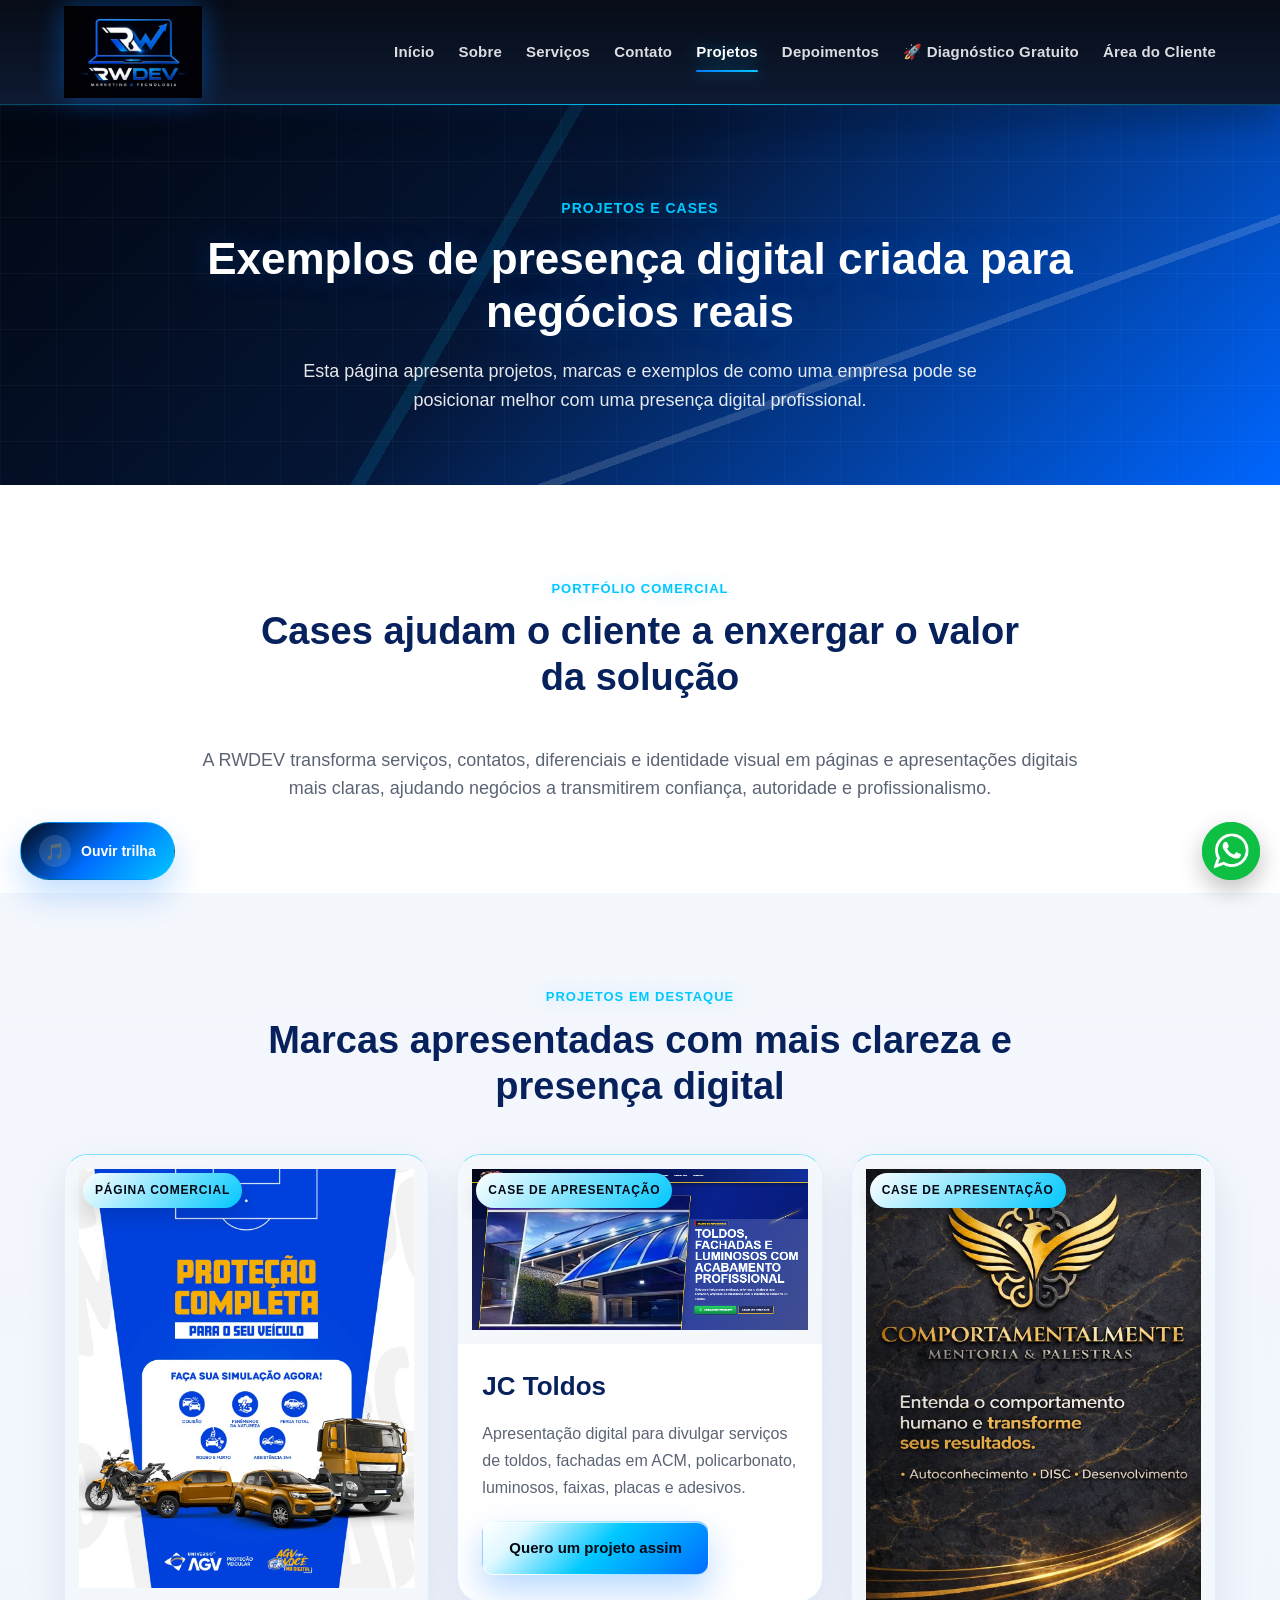
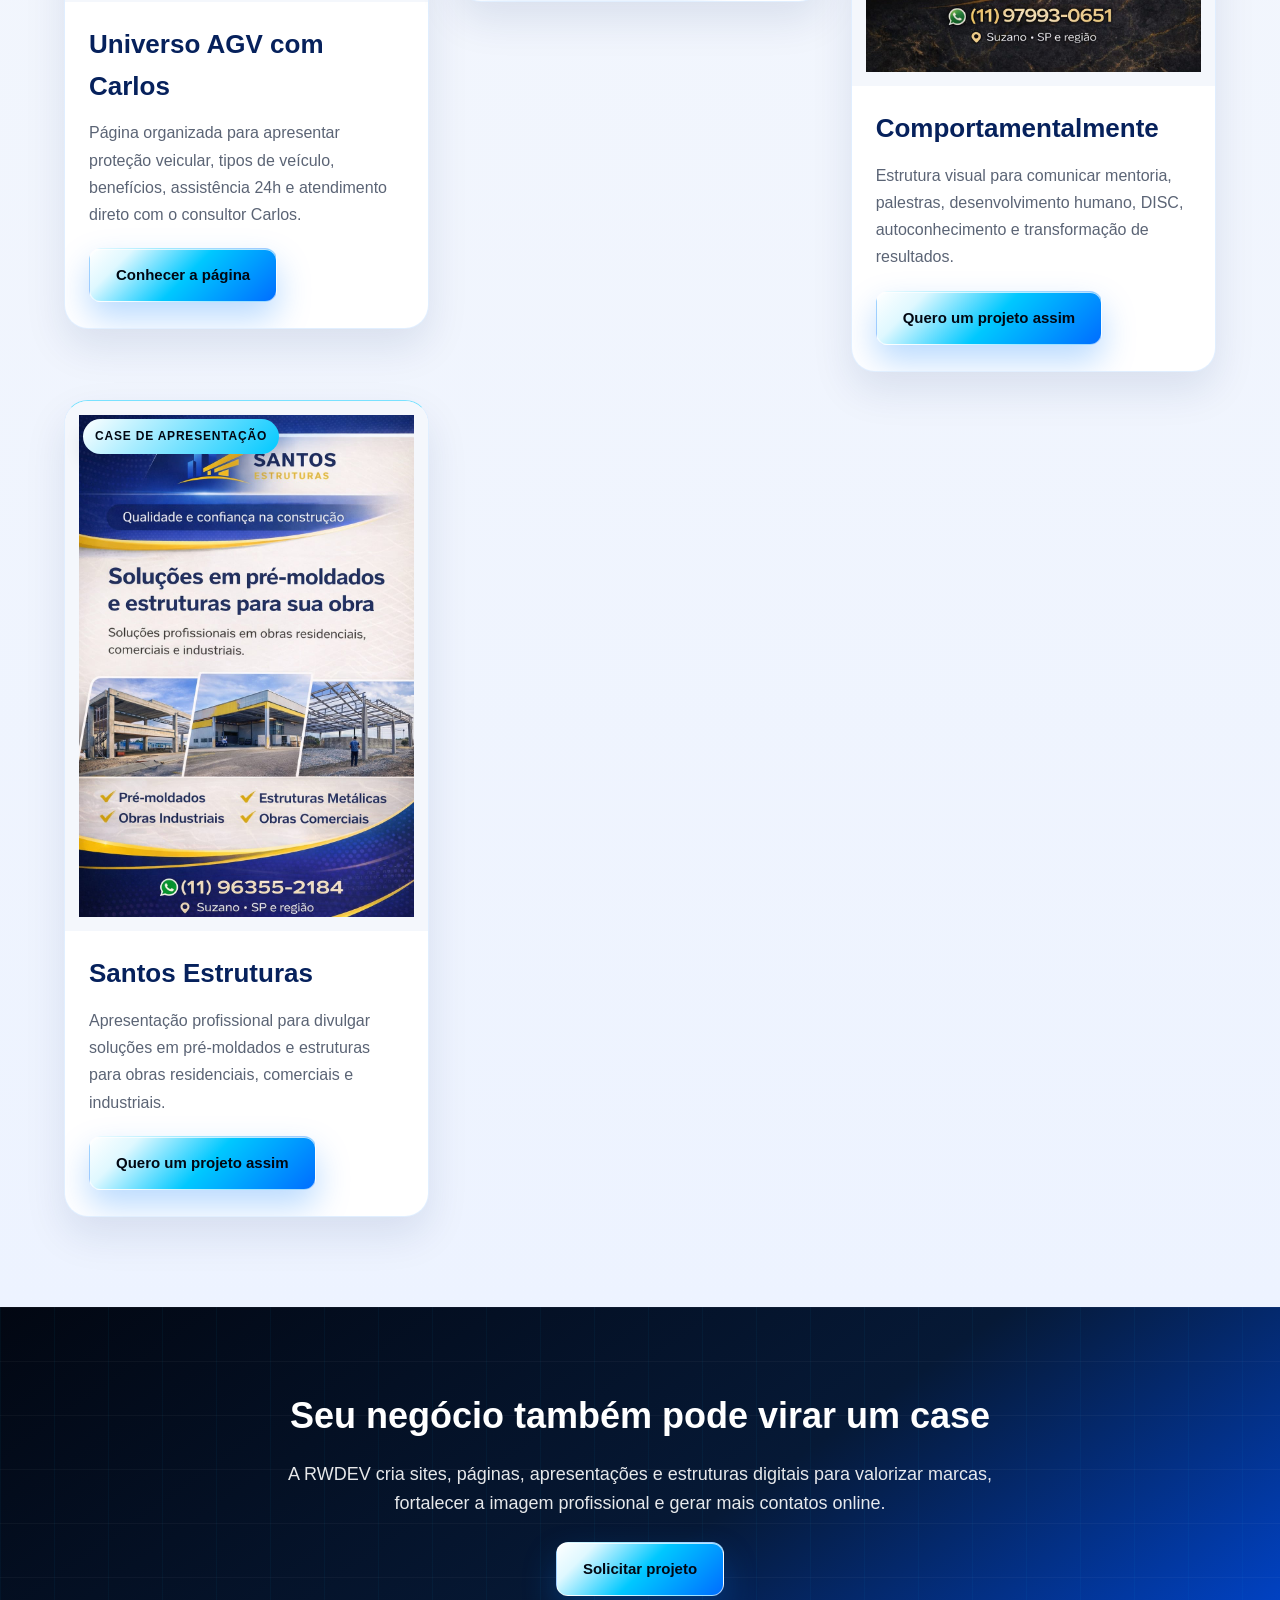
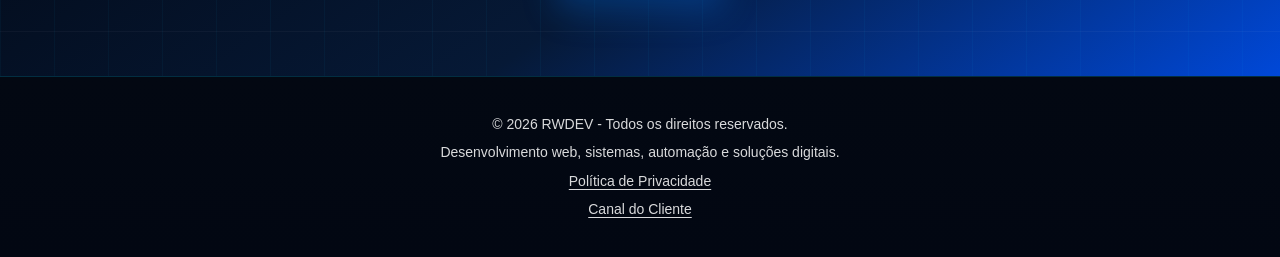
<file: parceiros.html>
<!DOCTYPE html>
<html lang="pt-BR">

<head>
  <!-- Google Tag Manager -->
  <script>
    (function(w,d,s,l,i){w[l]=w[l]||[];w[l].push({'gtm.start':
    new Date().getTime(),event:'gtm.js'});var f=d.getElementsByTagName(s)[0],
    j=d.createElement(s),dl=l!='dataLayer'?'&l='+l:'';j.async=true;j.src=
    'https://www.googletagmanager.com/gtm.js?id='+i+dl;f.parentNode.insertBefore(j,f);
    })(window,document,'script','dataLayer','GTM-NMCTNF9T');
  </script>
  <!-- End Google Tag Manager -->
  <meta charset="UTF-8">
  <meta name="viewport" content="width=device-width, initial-scale=1.0">

  <title>Projetos e Cases | RWDEV</title>
  <meta name="description"
    content="Conheça projetos, cases e apresentações profissionais desenvolvidas pela RWDEV para divulgar empresas, serviços e marcas no ambiente digital.">
  <meta name="author" content="RWDEV">
  <meta name="robots" content="index, follow">
  <link rel="canonical" href="https://www.rwdev.com.br/parceiros">
  <meta property="og:type" content="website">
  <meta property="og:locale" content="pt_BR">
  <meta property="og:site_name" content="RWDEV">
  <meta property="og:title" content="Projetos e Cases | RWDEV">
  <meta property="og:description"
    content="Conheça projetos, cases e apresentações profissionais desenvolvidas pela RWDEV para divulgar empresas, serviços e marcas no ambiente digital.">
  <meta property="og:url" content="https://www.rwdev.com.br/parceiros">
  <meta property="og:image" content="https://www.rwdev.com.br/images/portfolio/homerwdev.png">
  <meta name="twitter:card" content="summary_large_image">

  <link rel="icon" href="images/icons/favicon.png" type="image/png">
  <link rel="stylesheet" href="css/style.css">

  <!-- Google tag (gtag.js) -->

  <script async src="https://www.googletagmanager.com/gtag/js?id=G-GSXNRL1VCM"></script>

  <script>
    window.dataLayer = window.dataLayer || [];
    function gtag(){dataLayer.push(arguments);}
    gtag('js', new Date());
    gtag('config', 'G-GSXNRL1VCM');
  </script>
</head>

<body>
  <!-- Google Tag Manager (noscript) -->
  <noscript><iframe src="https://www.googletagmanager.com/ns.html?id=GTM-NMCTNF9T"
  height="0" width="0" style="display:none;visibility:hidden"></iframe></noscript>
  <!-- End Google Tag Manager (noscript) -->

  <!-- TOPO -->
  <header class="topo">
    <div class="container topo-container">

      <a href="/" class="logo" aria-label="Página inicial da RWDEV">
        <img src="images/logos/meu novo logo.png" alt="Logo RWDEV">
      </a>

      <button class="menu-toggle" type="button" aria-label="Abrir menu" aria-expanded="false" aria-controls="menuPrincipal">
        <span></span>
        <span></span>
        <span></span>
      </button>

      <nav class="menu" id="menuPrincipal">
        <a href="/">Início</a>
        <a href="sobre.html">Sobre</a>
        <a href="servicos.html">Serviços</a>
        <a href="contato.html">Contato</a>
        <a href="parceiros.html" class="ativo">Projetos</a>
        <a href="depoimentos.html">Depoimentos</a>
        <a href="/diagnostico">🚀 Diagnóstico Gratuito</a>
        <a href="/portal/cliente/login.php">Área do Cliente</a>
      </nav>
    </div>
  </header>

  <main>

    <!-- TOPO DA PÁGINA -->
    <section class="pagina-topo">
      <div class="container">
        <span class="subtitulo-pagina">Projetos e cases</span>
        <h1>Exemplos de presença digital criada para negócios reais</h1>
        <p>
          Esta página apresenta projetos, marcas e exemplos de como uma empresa pode
          se posicionar melhor com uma presença digital profissional.
        </p>
      </div>
    </section>

    <!-- INTRODUÇÃO -->
    <section class="parceiros-intro">
      <div class="container bloco-central">
        <div class="titulo-secao">
          <span class="subtitulo">Portfólio comercial</span>
          <h2>Cases ajudam o cliente a enxergar o valor da solução</h2>
        </div>

        <p class="texto-central">
          A RWDEV transforma serviços, contatos, diferenciais e identidade visual em páginas
          e apresentações digitais mais claras, ajudando negócios a transmitirem confiança,
          autoridade e profissionalismo.
        </p>
      </div>
    </section>

    <!-- GALERIA DE PROJETOS -->
    <section class="parceiros-galeria">
      <div class="container">

        <div class="titulo-secao">
          <span class="subtitulo">Projetos em destaque</span>
          <h2>Marcas apresentadas com mais clareza e presença digital</h2>
        </div>

        <div class="grid-parceiros-imagem">

          <!-- AGV -->
          <article class="card-parceiro-imagem premium-card">
            <div class="selo-parceiro">Página comercial</div>

            <div class="card-parceiro-foto">
              <img src="images/AGV/WhatsApp Image 2026-09-03 at 21.20.27 (2).jpeg" alt="Página de proteção veicular da Universo AGV com o consultor Carlos" loading="lazy" width="1080" height="1350">
            </div>

            <div class="card-parceiro-texto">
              <h3>Universo AGV com Carlos</h3>
              <p>
                Página organizada para apresentar proteção veicular, tipos de veículo,
                benefícios, assistência 24h e atendimento direto com o consultor Carlos.
              </p>

              <a href="/agv" class="btn btn-principal">Conhecer a página</a>
            </div>
          </article>

          <!-- JC -->
          <article class="card-parceiro-imagem premium-card">
            <div class="selo-parceiro">Case de apresentação</div>

            <div class="card-parceiro-foto">
              <img src="images/portfolio/JCtoldos.png" alt="JC Toldos" loading="lazy">
            </div>

            <div class="card-parceiro-texto">
              <h3>JC Toldos</h3>
              <p>
                Apresentação digital para divulgar serviços de toldos, fachadas em ACM,
                policarbonato, luminosos, faixas, placas e adesivos.
              </p>

              <a href="contato.html" class="btn btn-principal">Quero um projeto assim</a>
            </div>
          </article>

          <!-- COMPORTAMENTALMENTE -->
          <article class="card-parceiro-imagem premium-card">
            <div class="selo-parceiro">Case de apresentação</div>

            <div class="card-parceiro-foto">
              <img src="images/portfolio/cm.jpeg" alt="Comportamentalmente" loading="lazy">
            </div>

            <div class="card-parceiro-texto">
              <h3>Comportamentalmente</h3>
              <p>
                Estrutura visual para comunicar mentoria, palestras, desenvolvimento humano,
                DISC, autoconhecimento e transformação de resultados.
              </p>

              <a href="contato.html" class="btn btn-principal">Quero um projeto assim</a>
            </div>
          </article>

          <!-- SANTOS ESTRUTURAS -->
          <article class="card-parceiro-imagem premium-card">
            <div class="selo-parceiro">Case de apresentação</div>

            <div class="card-parceiro-foto">
              <img src="images/portfolio/sses.jpeg" alt="Santos Estruturas" loading="lazy">
            </div>

            <div class="card-parceiro-texto">
              <h3>Santos Estruturas</h3>
              <p>
                Apresentação profissional para divulgar soluções em pré-moldados e estruturas
                para obras residenciais, comerciais e industriais.
              </p>

              <a href="contato.html" class="btn btn-principal">Quero um projeto assim</a>
            </div>
          </article>

        </div>
      </div>
    </section>

    <!-- CHAMADA FINAL -->
    <section class="parceria-convite">
      <div class="container">
        <h2>Seu negócio também pode virar um case</h2>
        <p>
          A RWDEV cria sites, páginas, apresentações e estruturas digitais para valorizar
          marcas, fortalecer a imagem profissional e gerar mais contatos online.
        </p>

        <a href="contato.html" class="btn btn-secundario">Solicitar projeto</a>
      </div>
    </section>

  </main>

  <!-- RODAPÉ -->
  <footer class="rodape">
    <div class="container rodape-conteudo">
      <p>© 2026 RWDEV - Todos os direitos reservados.</p>
      <p>Desenvolvimento web, sistemas, automação e soluções digitais.</p>
      <p><a href="politica-de-privacidade.html">Política de Privacidade</a></p>
      <p><a href="/portal/cliente/login.php">Canal do Cliente</a></p>
    </div>
  </footer>

  <!-- WHATSAPP FIXO -->
  <a class="whatsapp-fixo"
     href="https://wa.me/5511981104971"
     target="_blank"
     rel="noopener noreferrer"
     aria-label="Falar no WhatsApp">
    <img src="images/icons/whatsapp.png" alt="WhatsApp">
  </a>
<!-- =========================
     PLAYER PREMIUM RWDEV
     ========================= -->
<div class="rwdev-player" id="rwdevPlayer">
  <button class="rwdev-player-btn" id="rwdevPlayerBtn" aria-label="Tocar música do site">
    <span class="rwdev-player-icone">🎵</span>
    <span class="rwdev-player-texto">Ouvir trilha</span>
  </button>

  <audio id="rwdevAudio" loop>
    <source src="audio/trilha-rwdev.mp3" type="audio/mpeg">
    Seu navegador não suporta áudio.
  </audio>
</div>

<script src="js/menu.js"></script>
<script src="js/player.js"></script>
</body>

</html>
</file>
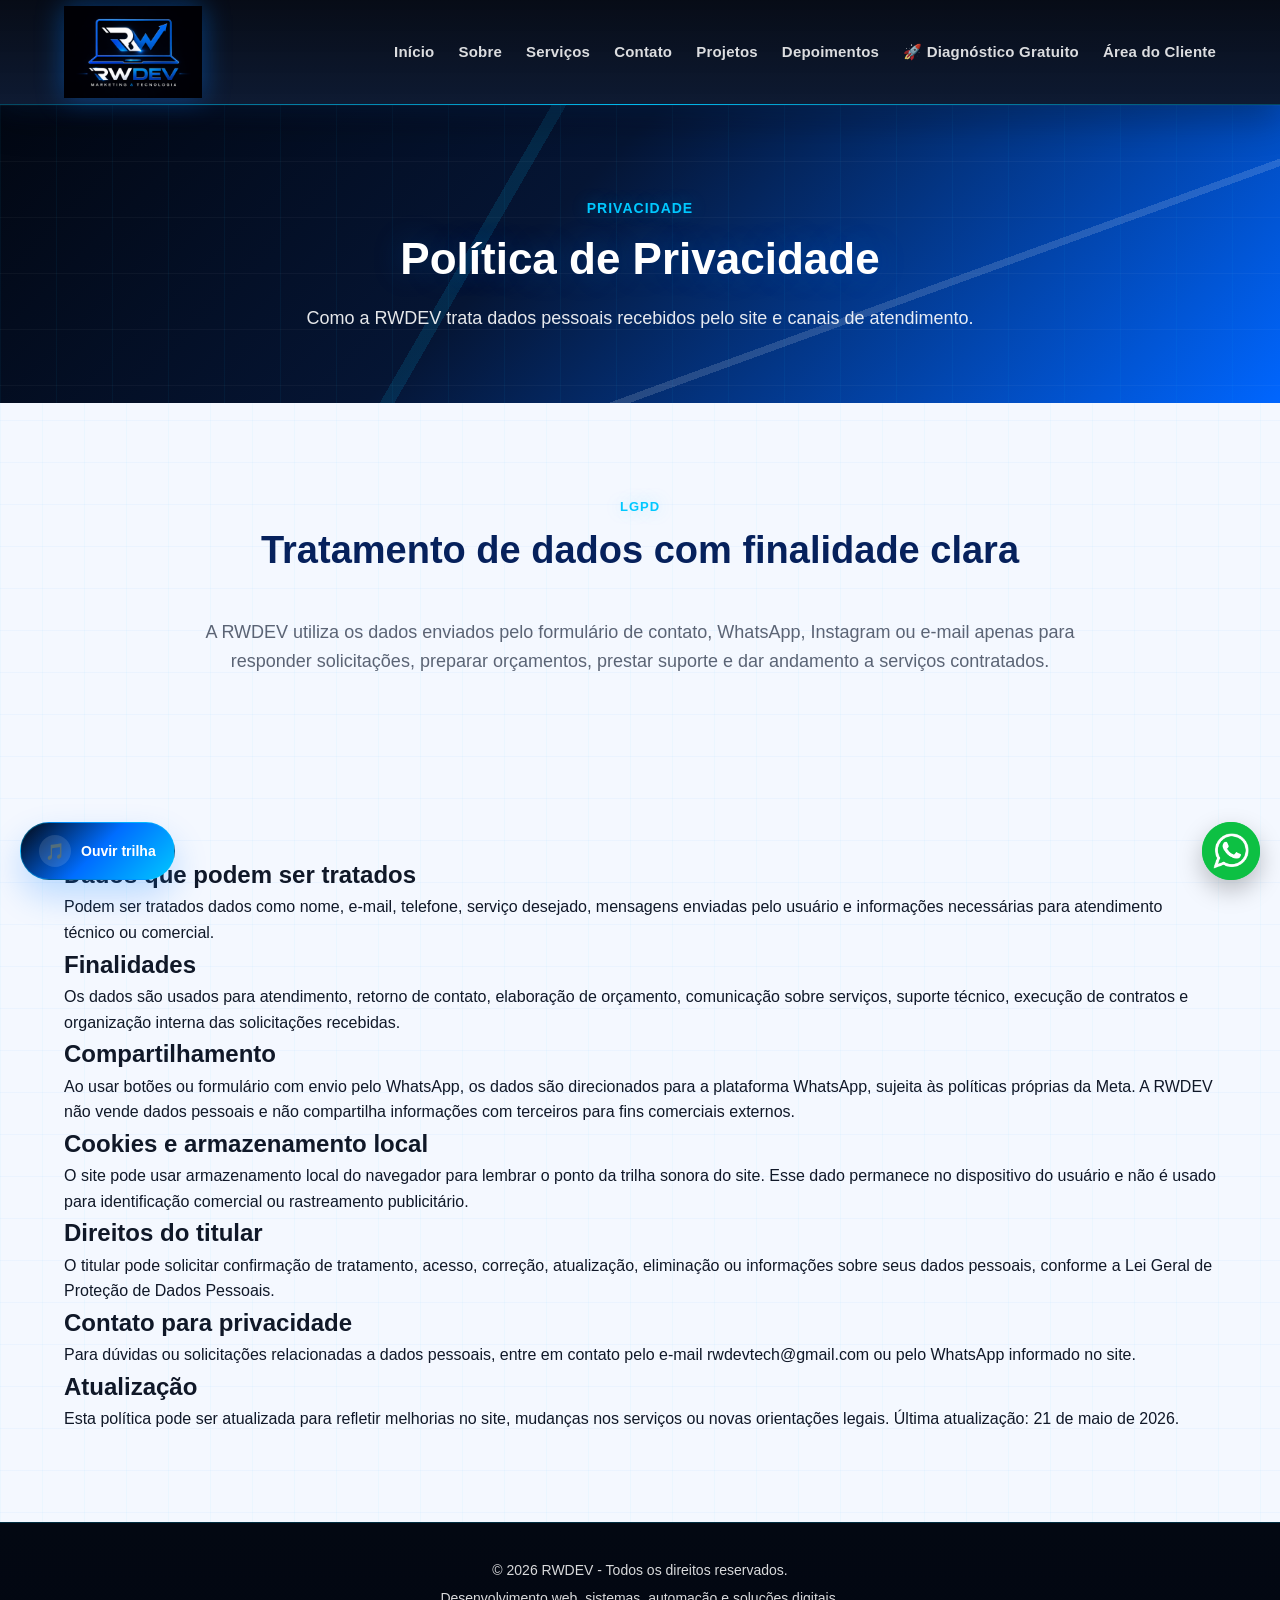
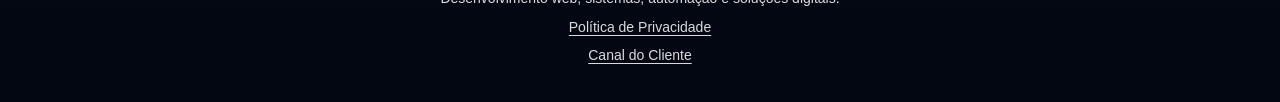
<file: politica-de-privacidade.html>
<!DOCTYPE html>
<html lang="pt-BR">

<head>
  <!-- Google Tag Manager -->
  <script>
    (function(w,d,s,l,i){w[l]=w[l]||[];w[l].push({'gtm.start':
    new Date().getTime(),event:'gtm.js'});var f=d.getElementsByTagName(s)[0],
    j=d.createElement(s),dl=l!='dataLayer'?'&l='+l:'';j.async=true;j.src=
    'https://www.googletagmanager.com/gtm.js?id='+i+dl;f.parentNode.insertBefore(j,f);
    })(window,document,'script','dataLayer','GTM-NMCTNF9T');
  </script>
  <!-- End Google Tag Manager -->
  <meta charset="UTF-8">
  <meta name="viewport" content="width=device-width, initial-scale=1.0">

  <title>Política de Privacidade | RWDEV</title>
  <meta name="description"
    content="Política de Privacidade da RWDEV: entenda como dados de contato são tratados para atendimento, orçamento e prestação de serviços.">
  <meta name="author" content="RWDEV">
  <meta name="robots" content="index, follow">
  <link rel="canonical" href="https://www.rwdev.com.br/politica-de-privacidade">
  <meta property="og:type" content="website">
  <meta property="og:locale" content="pt_BR">
  <meta property="og:site_name" content="RWDEV">
  <meta property="og:title" content="Política de Privacidade | RWDEV">
  <meta property="og:description"
    content="Entenda como a RWDEV trata dados de contato para atendimento, orçamento e prestação de serviços.">
  <meta property="og:url" content="https://www.rwdev.com.br/politica-de-privacidade">
  <meta property="og:image" content="https://www.rwdev.com.br/images/portfolio/homerwdev.png">
  <meta name="twitter:card" content="summary_large_image">

  <link rel="icon" href="images/icons/favicon.png" type="image/png">
  <link rel="stylesheet" href="css/style.css">

  <!-- Google tag (gtag.js) -->

  <script async src="https://www.googletagmanager.com/gtag/js?id=G-GSXNRL1VCM"></script>

  <script>
    window.dataLayer = window.dataLayer || [];
    function gtag(){dataLayer.push(arguments);}
    gtag('js', new Date());
    gtag('config', 'G-GSXNRL1VCM');
  </script>
</head>

<body>
  <!-- Google Tag Manager (noscript) -->
  <noscript><iframe src="https://www.googletagmanager.com/ns.html?id=GTM-NMCTNF9T"
  height="0" width="0" style="display:none;visibility:hidden"></iframe></noscript>
  <!-- End Google Tag Manager (noscript) -->

  <header class="topo">
    <div class="container topo-container">
      <a href="/" class="logo" aria-label="Página inicial da RWDEV">
        <img src="images/logos/meu novo logo.png" alt="Logo RWDEV">
      </a>

      <button class="menu-toggle" type="button" aria-label="Abrir menu" aria-expanded="false" aria-controls="menuPrincipal">
        <span></span>
        <span></span>
        <span></span>
      </button>

      <nav class="menu" id="menuPrincipal">
        <a href="/">Início</a>
        <a href="sobre.html">Sobre</a>
        <a href="servicos.html">Serviços</a>
        <a href="contato.html">Contato</a>
        <a href="parceiros.html">Projetos</a>
        <a href="depoimentos.html">Depoimentos</a>
        <a href="/diagnostico">🚀 Diagnóstico Gratuito</a>
        <a href="/portal/cliente/login.php">Área do Cliente</a>
      </nav>
    </div>
  </header>

  <main>
    <section class="pagina-topo">
      <div class="container">
        <span class="subtitulo-pagina">Privacidade</span>
        <h1>Política de Privacidade</h1>
        <p>Como a RWDEV trata dados pessoais recebidos pelo site e canais de atendimento.</p>
      </div>
    </section>

    <section class="sobre-intro">
      <div class="container bloco-central">
        <div class="titulo-secao">
          <span class="subtitulo">LGPD</span>
          <h2>Tratamento de dados com finalidade clara</h2>
        </div>

        <p class="texto-central">
          A RWDEV utiliza os dados enviados pelo formulário de contato, WhatsApp, Instagram ou e-mail
          apenas para responder solicitações, preparar orçamentos, prestar suporte e dar andamento a
          serviços contratados.
        </p>
      </div>
    </section>

    <section class="sobre-detalhe">
      <div class="container">
        <div class="sobre-bloco">
          <h2>Dados que podem ser tratados</h2>
          <p>
            Podem ser tratados dados como nome, e-mail, telefone, serviço desejado, mensagens enviadas
            pelo usuário e informações necessárias para atendimento técnico ou comercial.
          </p>
        </div>

        <div class="sobre-bloco">
          <h2>Finalidades</h2>
          <p>
            Os dados são usados para atendimento, retorno de contato, elaboração de orçamento,
            comunicação sobre serviços, suporte técnico, execução de contratos e organização interna
            das solicitações recebidas.
          </p>
        </div>

        <div class="sobre-bloco">
          <h2>Compartilhamento</h2>
          <p>
            Ao usar botões ou formulário com envio pelo WhatsApp, os dados são direcionados para a
            plataforma WhatsApp, sujeita às políticas próprias da Meta. A RWDEV não vende dados
            pessoais e não compartilha informações com terceiros para fins comerciais externos.
          </p>
        </div>

        <div class="sobre-bloco">
          <h2>Cookies e armazenamento local</h2>
          <p>
            O site pode usar armazenamento local do navegador para lembrar o ponto da trilha sonora
            do site. Esse dado permanece no dispositivo do usuário e não é usado para identificação
            comercial ou rastreamento publicitário.
          </p>
        </div>

        <div class="sobre-bloco">
          <h2>Direitos do titular</h2>
          <p>
            O titular pode solicitar confirmação de tratamento, acesso, correção, atualização,
            eliminação ou informações sobre seus dados pessoais, conforme a Lei Geral de Proteção de
            Dados Pessoais.
          </p>
        </div>

        <div class="sobre-bloco">
          <h2>Contato para privacidade</h2>
          <p>
            Para dúvidas ou solicitações relacionadas a dados pessoais, entre em contato pelo e-mail
            rwdevtech@gmail.com ou pelo WhatsApp informado no site.
          </p>
        </div>

        <div class="sobre-bloco">
          <h2>Atualização</h2>
          <p>
            Esta política pode ser atualizada para refletir melhorias no site, mudanças nos serviços
            ou novas orientações legais. Última atualização: 21 de maio de 2026.
          </p>
        </div>
      </div>
    </section>
  </main>

  <footer class="rodape">
    <div class="container rodape-conteudo">
      <p>© 2026 RWDEV - Todos os direitos reservados.</p>
      <p>Desenvolvimento web, sistemas, automação e soluções digitais.</p>
      <p><a href="politica-de-privacidade.html">Política de Privacidade</a></p>
      <p><a href="/portal/cliente/login.php">Canal do Cliente</a></p>
    </div>
  </footer>

  <a class="whatsapp-fixo" href="https://wa.me/5511981104971" target="_blank" rel="noopener noreferrer" aria-label="Falar no WhatsApp">
    <img src="images/icons/whatsapp.png" alt="WhatsApp">
  </a>

  <div class="rwdev-player" id="rwdevPlayer">
    <button class="rwdev-player-btn" id="rwdevPlayerBtn" aria-label="Tocar música do site">
      <span class="rwdev-player-icone">🎵</span>
      <span class="rwdev-player-texto">Ouvir trilha</span>
    </button>

    <audio id="rwdevAudio" loop>
      <source src="audio/trilha-rwdev.mp3" type="audio/mpeg">
      Seu navegador não suporta áudio.
    </audio>
  </div>

  <script src="js/menu.js"></script>
  <script src="js/player.js"></script>
</body>

</html>
</file>
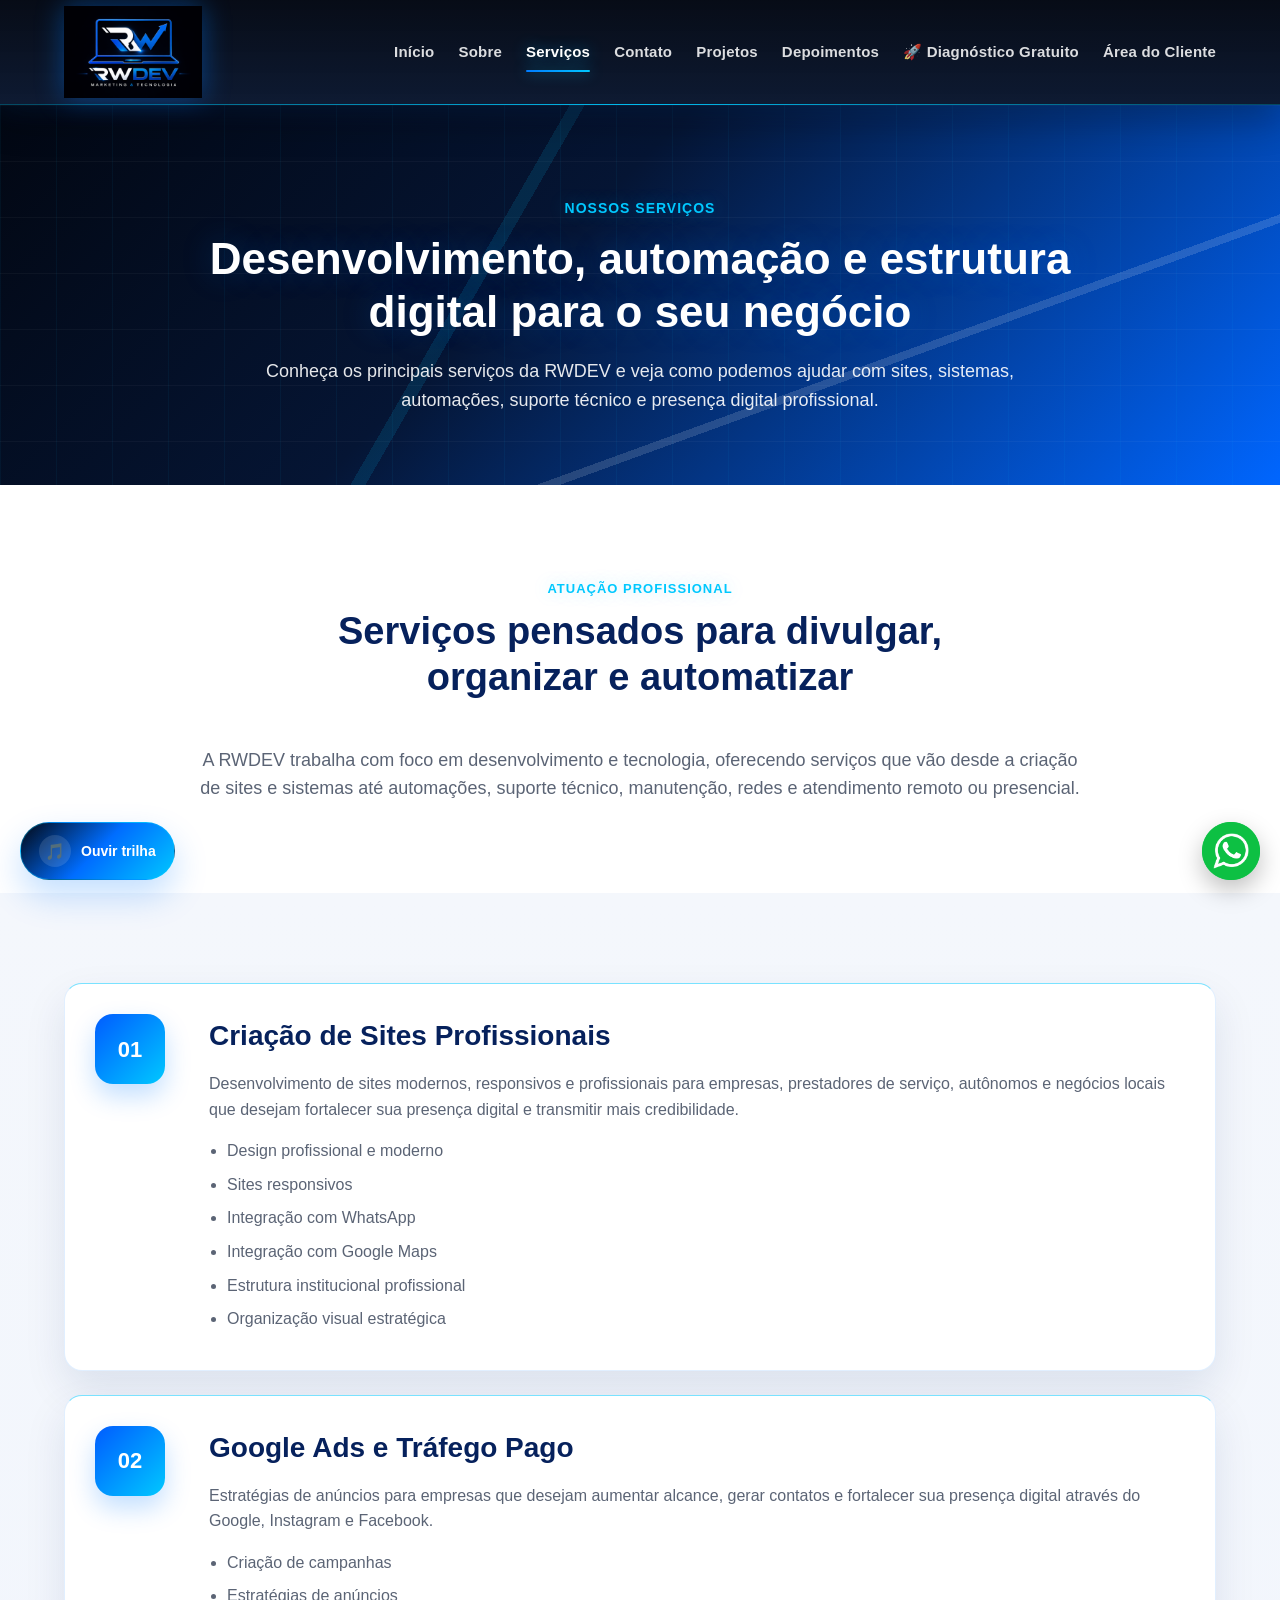
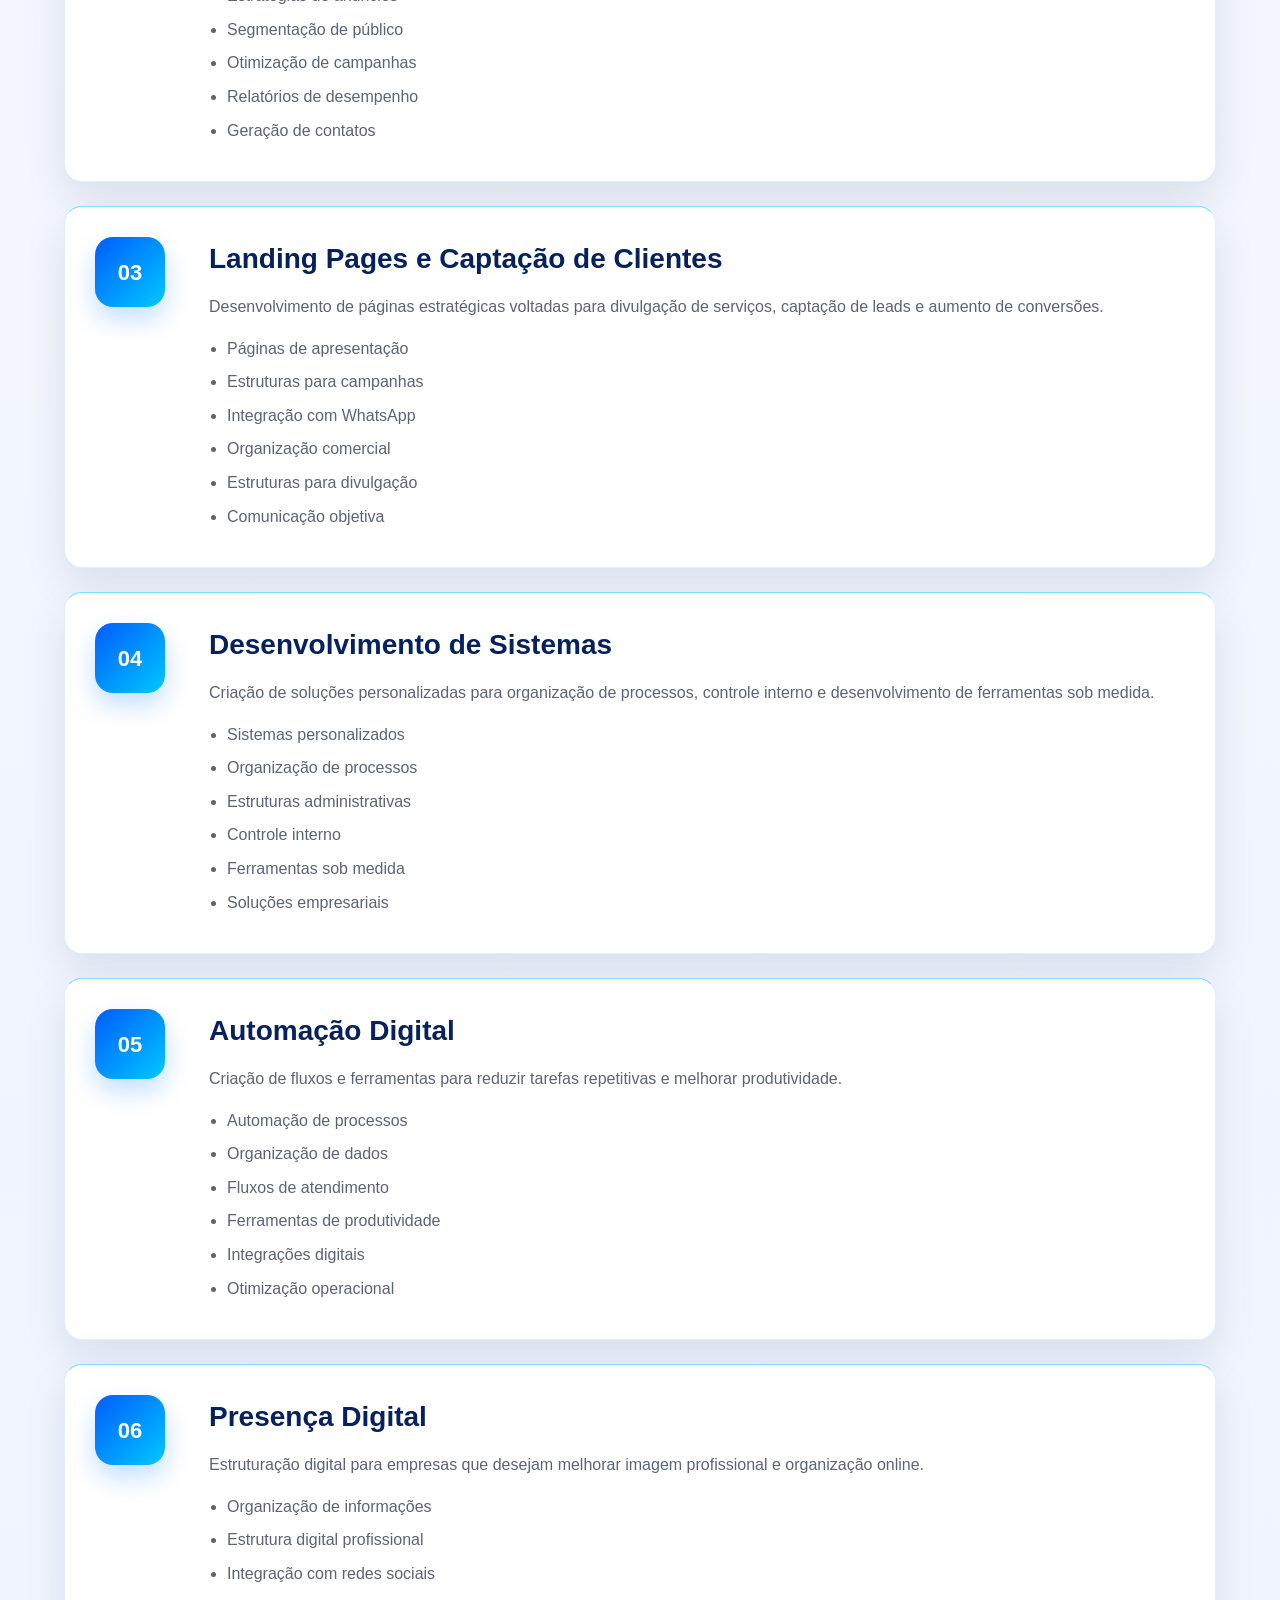
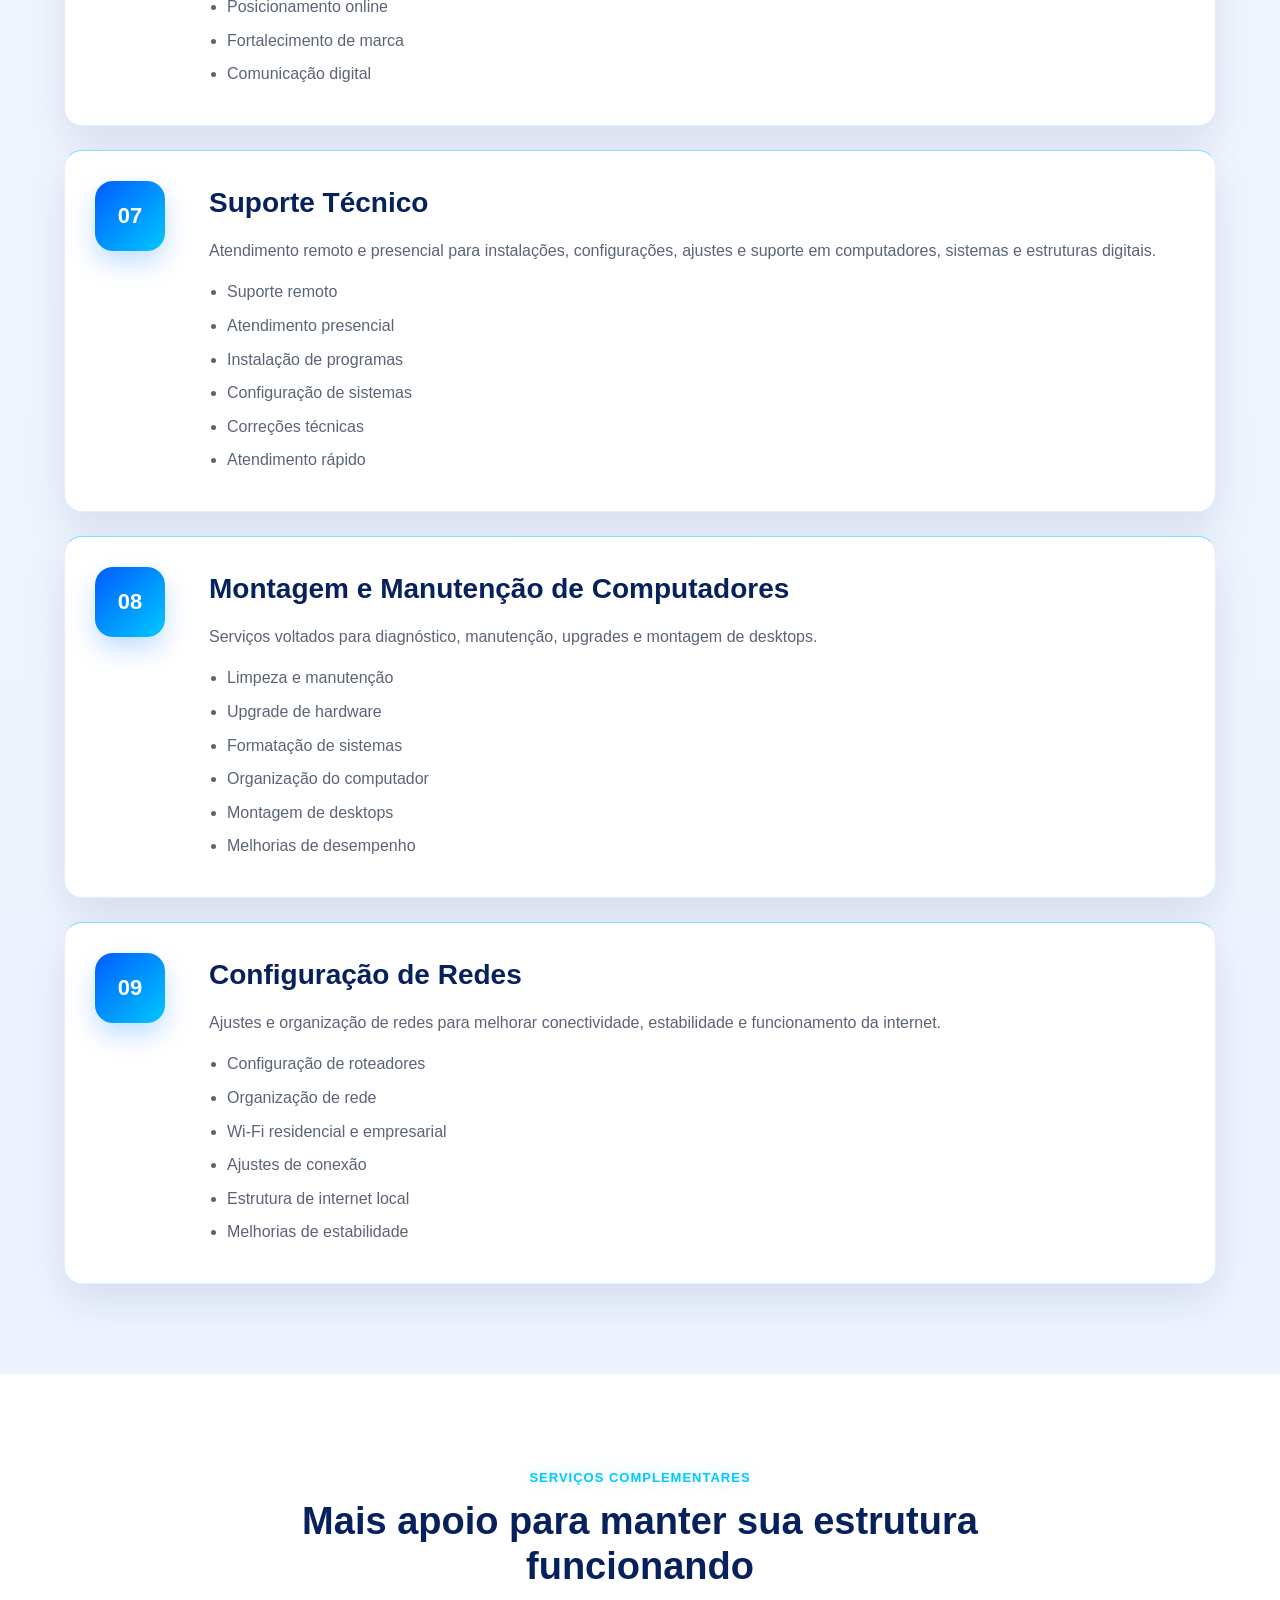
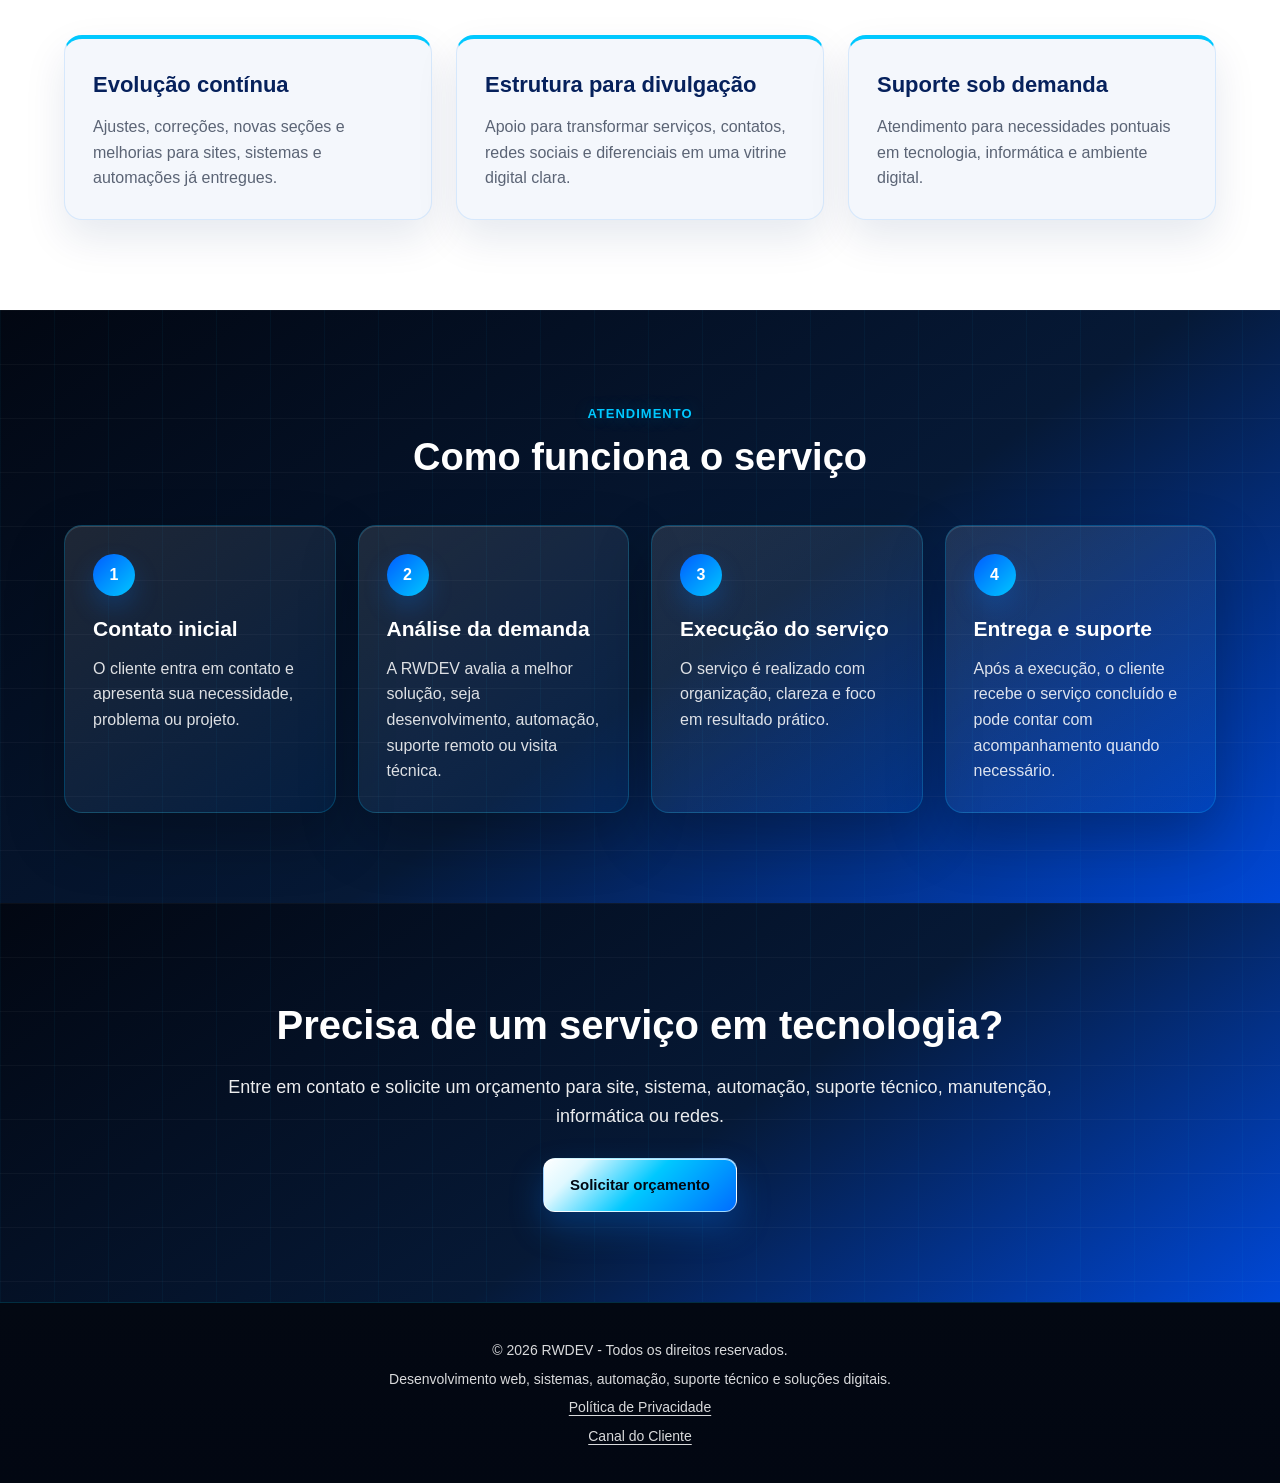
<file: servicos.html>
<!DOCTYPE html>
<html lang="pt-BR">

<head>
  <!-- Google Tag Manager -->
  <script>
    (function(w,d,s,l,i){w[l]=w[l]||[];w[l].push({'gtm.start':
    new Date().getTime(),event:'gtm.js'});var f=d.getElementsByTagName(s)[0],
    j=d.createElement(s),dl=l!='dataLayer'?'&l='+l:'';j.async=true;j.src=
    'https://www.googletagmanager.com/gtm.js?id='+i+dl;f.parentNode.insertBefore(j,f);
    })(window,document,'script','dataLayer','GTM-NMCTNF9T');
  </script>
  <!-- End Google Tag Manager -->
  <meta charset="UTF-8">
  <meta name="viewport" content="width=device-width, initial-scale=1.0">

  <title>Serviços | Sites, Sistemas e Automação | RWDEV</title>
  <meta name="description"
    content="Conheça os serviços da RWDEV: criação de sites, sistemas sob medida, automações digitais, presença online, suporte técnico, manutenção e soluções em tecnologia.">
  <meta name="keywords"
    content="serviços rwdev, criação de sites, sistemas, automação digital, landing pages, suporte técnico, manutenção de computadores, redes, informática, tecnologia">
  <meta name="author" content="RWDEV">
  <meta name="robots" content="index, follow">
  <link rel="canonical" href="https://www.rwdev.com.br/servicos">
  <meta property="og:type" content="website">
  <meta property="og:locale" content="pt_BR">
  <meta property="og:site_name" content="RWDEV">
  <meta property="og:title" content="Serviços | Sites, Sistemas e Automação | RWDEV">
  <meta property="og:description"
    content="Conheça os serviços da RWDEV: criação de sites, sistemas sob medida, automações digitais, presença online, suporte técnico, manutenção e soluções em tecnologia.">
  <meta property="og:url" content="https://www.rwdev.com.br/servicos">
  <meta property="og:image" content="https://www.rwdev.com.br/images/portfolio/homerwdev.png">
  <meta name="twitter:card" content="summary_large_image">

  <!-- Favicon -->
  <link rel="icon" href="images/icons/favicon.png" type="image/png">

  <!-- CSS principal -->
  <link rel="stylesheet" href="css/style.css">

  <!-- Google tag (gtag.js) -->

  <script async src="https://www.googletagmanager.com/gtag/js?id=G-GSXNRL1VCM"></script>

  <script>
    window.dataLayer = window.dataLayer || [];
    function gtag(){dataLayer.push(arguments);}
    gtag('js', new Date());
    gtag('config', 'G-GSXNRL1VCM');
  </script>
</head>

<body>
  <!-- Google Tag Manager (noscript) -->
  <noscript><iframe src="https://www.googletagmanager.com/ns.html?id=GTM-NMCTNF9T"
  height="0" width="0" style="display:none;visibility:hidden"></iframe></noscript>
  <!-- End Google Tag Manager (noscript) -->

  <!-- =========================================
       TOPO / CABEÇALHO
       ========================================= -->
  <header class="topo">
    <div class="container topo-container">

      <!-- Logo da empresa -->
      <a href="/" class="logo" aria-label="Página inicial da RWDEV">
        <img src="images/logos/meu novo logo.png" alt="Logo RWDEV">
      </a>

      <button class="menu-toggle" type="button" aria-label="Abrir menu" aria-expanded="false" aria-controls="menuPrincipal">
        <span></span>
        <span></span>
        <span></span>
      </button>

      <!-- Menu principal -->
      <nav class="menu" id="menuPrincipal">
        <a href="/">Início</a>
        <a href="sobre.html">Sobre</a>
        <a href="servicos.html" class="ativo">Serviços</a>
        <a href="contato.html">Contato</a>
        <a href="parceiros.html">Projetos</a>
        <a href="depoimentos.html">Depoimentos</a>
        <a href="/diagnostico">🚀 Diagnóstico Gratuito</a>
        <a href="/portal/cliente/login.php">Área do Cliente</a>
      </nav>
    </div>
  </header>

  <!-- =========================================
       CONTEÚDO PRINCIPAL
       ========================================= -->
  <main>

    <!-- =========================================
         BANNER DA PÁGINA
         ========================================= -->
    <section class="pagina-topo">
      <div class="container">
        <span class="subtitulo-pagina">Nossos serviços</span>
        <h1>Desenvolvimento, automação e estrutura digital para o seu negócio</h1>
        <p>
          Conheça os principais serviços da RWDEV e veja como podemos ajudar com sites,
          sistemas, automações, suporte técnico e presença digital profissional.
        </p>
      </div>
    </section>

    <!-- =========================================
         INTRODUÇÃO DOS SERVIÇOS
         ========================================= -->
    <section class="servicos-intro">
      <div class="container bloco-central">

        <div class="titulo-secao">
          <span class="subtitulo">Atuação profissional</span>
          <h2>Serviços pensados para divulgar, organizar e automatizar</h2>
        </div>

        <p class="texto-central">
          A RWDEV trabalha com foco em desenvolvimento e tecnologia, oferecendo serviços
          que vão desde a criação de sites e sistemas até automações, suporte técnico,
          manutenção, redes e atendimento remoto ou presencial.
        </p>

      </div>
    </section>

    <!-- =========================================
         SERVIÇOS PRINCIPAIS
         ========================================= -->
    <section class="servicos-detalhados">
      <div class="container">

        <div class="servicos-lista">

          <article class="servico-box">
            <div class="servico-numero">01</div>
            <div class="servico-conteudo">
              <h2>Criação de Sites Profissionais</h2>
              <p>
                Desenvolvimento de sites modernos, responsivos e profissionais para empresas, prestadores de serviço,
                autônomos e negócios locais que desejam fortalecer sua presença digital e transmitir mais credibilidade.
              </p>
              <ul>
                <li>Design profissional e moderno</li>
                <li>Sites responsivos</li>
                <li>Integração com WhatsApp</li>
                <li>Integração com Google Maps</li>
                <li>Estrutura institucional profissional</li>
                <li>Organização visual estratégica</li>
              </ul>
            </div>
          </article>

          <article class="servico-box">
            <div class="servico-numero">02</div>
            <div class="servico-conteudo">
              <h2>Google Ads e Tráfego Pago</h2>
              <p>
                Estratégias de anúncios para empresas que desejam aumentar alcance, gerar contatos e fortalecer sua
                presença digital através do Google, Instagram e Facebook.
              </p>
              <ul>
                <li>Criação de campanhas</li>
                <li>Estratégias de anúncios</li>
                <li>Segmentação de público</li>
                <li>Otimização de campanhas</li>
                <li>Relatórios de desempenho</li>
                <li>Geração de contatos</li>
              </ul>
            </div>
          </article>

          <article class="servico-box">
            <div class="servico-numero">03</div>
            <div class="servico-conteudo">
              <h2>Landing Pages e Captação de Clientes</h2>
              <p>
                Desenvolvimento de páginas estratégicas voltadas para divulgação de serviços, captação de leads e
                aumento de conversões.
              </p>
              <ul>
                <li>Páginas de apresentação</li>
                <li>Estruturas para campanhas</li>
                <li>Integração com WhatsApp</li>
                <li>Organização comercial</li>
                <li>Estruturas para divulgação</li>
                <li>Comunicação objetiva</li>
              </ul>
            </div>
          </article>

          <article class="servico-box">
            <div class="servico-numero">04</div>
            <div class="servico-conteudo">
              <h2>Desenvolvimento de Sistemas</h2>
              <p>
                Criação de soluções personalizadas para organização de processos, controle interno e desenvolvimento de
                ferramentas sob medida.
              </p>
              <ul>
                <li>Sistemas personalizados</li>
                <li>Organização de processos</li>
                <li>Estruturas administrativas</li>
                <li>Controle interno</li>
                <li>Ferramentas sob medida</li>
                <li>Soluções empresariais</li>
              </ul>
            </div>
          </article>

          <article class="servico-box">
            <div class="servico-numero">05</div>
            <div class="servico-conteudo">
              <h2>Automação Digital</h2>
              <p>
                Criação de fluxos e ferramentas para reduzir tarefas repetitivas e melhorar produtividade.
              </p>
              <ul>
                <li>Automação de processos</li>
                <li>Organização de dados</li>
                <li>Fluxos de atendimento</li>
                <li>Ferramentas de produtividade</li>
                <li>Integrações digitais</li>
                <li>Otimização operacional</li>
              </ul>
            </div>
          </article>

          <article class="servico-box">
            <div class="servico-numero">06</div>
            <div class="servico-conteudo">
              <h2>Presença Digital</h2>
              <p>
                Estruturação digital para empresas que desejam melhorar imagem profissional e organização online.
              </p>
              <ul>
                <li>Organização de informações</li>
                <li>Estrutura digital profissional</li>
                <li>Integração com redes sociais</li>
                <li>Posicionamento online</li>
                <li>Fortalecimento de marca</li>
                <li>Comunicação digital</li>
              </ul>
            </div>
          </article>

          <article class="servico-box">
            <div class="servico-numero">07</div>
            <div class="servico-conteudo">
              <h2>Suporte Técnico</h2>
              <p>
                Atendimento remoto e presencial para instalações, configurações, ajustes e suporte em computadores,
                sistemas e estruturas digitais.
              </p>
              <ul>
                <li>Suporte remoto</li>
                <li>Atendimento presencial</li>
                <li>Instalação de programas</li>
                <li>Configuração de sistemas</li>
                <li>Correções técnicas</li>
                <li>Atendimento rápido</li>
              </ul>
            </div>
          </article>

          <article class="servico-box">
            <div class="servico-numero">08</div>
            <div class="servico-conteudo">
              <h2>Montagem e Manutenção de Computadores</h2>
              <p>
                Serviços voltados para diagnóstico, manutenção, upgrades e montagem de desktops.
              </p>
              <ul>
                <li>Limpeza e manutenção</li>
                <li>Upgrade de hardware</li>
                <li>Formatação de sistemas</li>
                <li>Organização do computador</li>
                <li>Montagem de desktops</li>
                <li>Melhorias de desempenho</li>
              </ul>
            </div>
          </article>

          <article class="servico-box">
            <div class="servico-numero">09</div>
            <div class="servico-conteudo">
              <h2>Configuração de Redes</h2>
              <p>
                Ajustes e organização de redes para melhorar conectividade, estabilidade e funcionamento da internet.
              </p>
              <ul>
                <li>Configuração de roteadores</li>
                <li>Organização de rede</li>
                <li>Wi-Fi residencial e empresarial</li>
                <li>Ajustes de conexão</li>
                <li>Estrutura de internet local</li>
                <li>Melhorias de estabilidade</li>
              </ul>
            </div>
          </article>

        </div>

      </div>
    </section>

    <!-- =========================================
         SERVIÇOS COMPLEMENTARES
         ========================================= -->
    <section class="servicos-complementares">
      <div class="container">

        <div class="titulo-secao">
          <span class="subtitulo">Serviços complementares</span>
          <h2>Mais apoio para manter sua estrutura funcionando</h2>
        </div>

        <div class="complementares-grid">

          <article class="complementar-card">
            <h3>Evolução contínua</h3>
            <p>
              Ajustes, correções, novas seções e melhorias para sites, sistemas e automações já entregues.
            </p>
          </article>

          <article class="complementar-card">
            <h3>Estrutura para divulgação</h3>
            <p>
              Apoio para transformar serviços, contatos, redes sociais e diferenciais em uma vitrine digital clara.
            </p>
          </article>

          <article class="complementar-card">
            <h3>Suporte sob demanda</h3>
            <p>
              Atendimento para necessidades pontuais em tecnologia, informática e ambiente digital.
            </p>
          </article>

        </div>

      </div>
    </section>

    <!-- =========================================
         COMO FUNCIONA O ATENDIMENTO
         ========================================= -->
    <section class="como-funciona">
      <div class="container">

        <div class="titulo-secao">
          <span class="subtitulo">Atendimento</span>
          <h2>Como funciona o serviço</h2>
        </div>

        <div class="passos-grid">

          <div class="passo-item">
            <span>1</span>
            <h3>Contato inicial</h3>
            <p>
              O cliente entra em contato e apresenta sua necessidade, problema ou projeto.
            </p>
          </div>

          <div class="passo-item">
            <span>2</span>
            <h3>Análise da demanda</h3>
            <p>
              A RWDEV avalia a melhor solução, seja desenvolvimento, automação, suporte remoto ou visita técnica.
            </p>
          </div>

          <div class="passo-item">
            <span>3</span>
            <h3>Execução do serviço</h3>
            <p>
              O serviço é realizado com organização, clareza e foco em resultado prático.
            </p>
          </div>

          <div class="passo-item">
            <span>4</span>
            <h3>Entrega e suporte</h3>
            <p>
              Após a execução, o cliente recebe o serviço concluído e pode contar com acompanhamento quando necessário.
            </p>
          </div>

        </div>

      </div>
    </section>

    <!-- =========================================
         CHAMADA FINAL
         ========================================= -->
    <section class="cta-final">
      <div class="container cta-box">
        <h2>Precisa de um serviço em tecnologia?</h2>
        <p>
          Entre em contato e solicite um orçamento para site, sistema, automação,
          suporte técnico, manutenção, informática ou redes.
        </p>
        <a href="contato.html" class="btn btn-principal">Solicitar orçamento</a>
      </div>
    </section>

  </main>

  <!-- =========================================
       RODAPÉ
       ========================================= -->
  <footer class="rodape">
    <div class="container rodape-conteudo">
      <p>© 2026 RWDEV - Todos os direitos reservados.</p>
      <p>Desenvolvimento web, sistemas, automação, suporte técnico e soluções digitais.</p>
      <p><a href="politica-de-privacidade.html">Política de Privacidade</a></p>
      <p><a href="/portal/cliente/login.php">Canal do Cliente</a></p>
    </div>
  </footer>

  <!-- =========================================
       BOTÃO WHATSAPP FLUTUANTE
       ========================================= -->
  <a class="whatsapp-fixo" href="https://wa.me/5511981104971" target="_blank" rel="noopener noreferrer" aria-label="Falar no WhatsApp">
    <img src="images/icons/whatsapp.png" alt="WhatsApp">
  </a>

<!-- =========================
     PLAYER PREMIUM RWDEV
     ========================= -->
<div class="rwdev-player" id="rwdevPlayer">
  <button class="rwdev-player-btn" id="rwdevPlayerBtn" aria-label="Tocar música do site">
    <span class="rwdev-player-icone">🎵</span>
    <span class="rwdev-player-texto">Ouvir trilha</span>
  </button>

  <audio id="rwdevAudio" loop>
    <source src="audio/trilha-rwdev.mp3" type="audio/mpeg">
    Seu navegador não suporta áudio.
  </audio>
</div>

<script src="js/menu.js"></script>
<script src="js/player.js"></script>

</body>

</html>
</file>
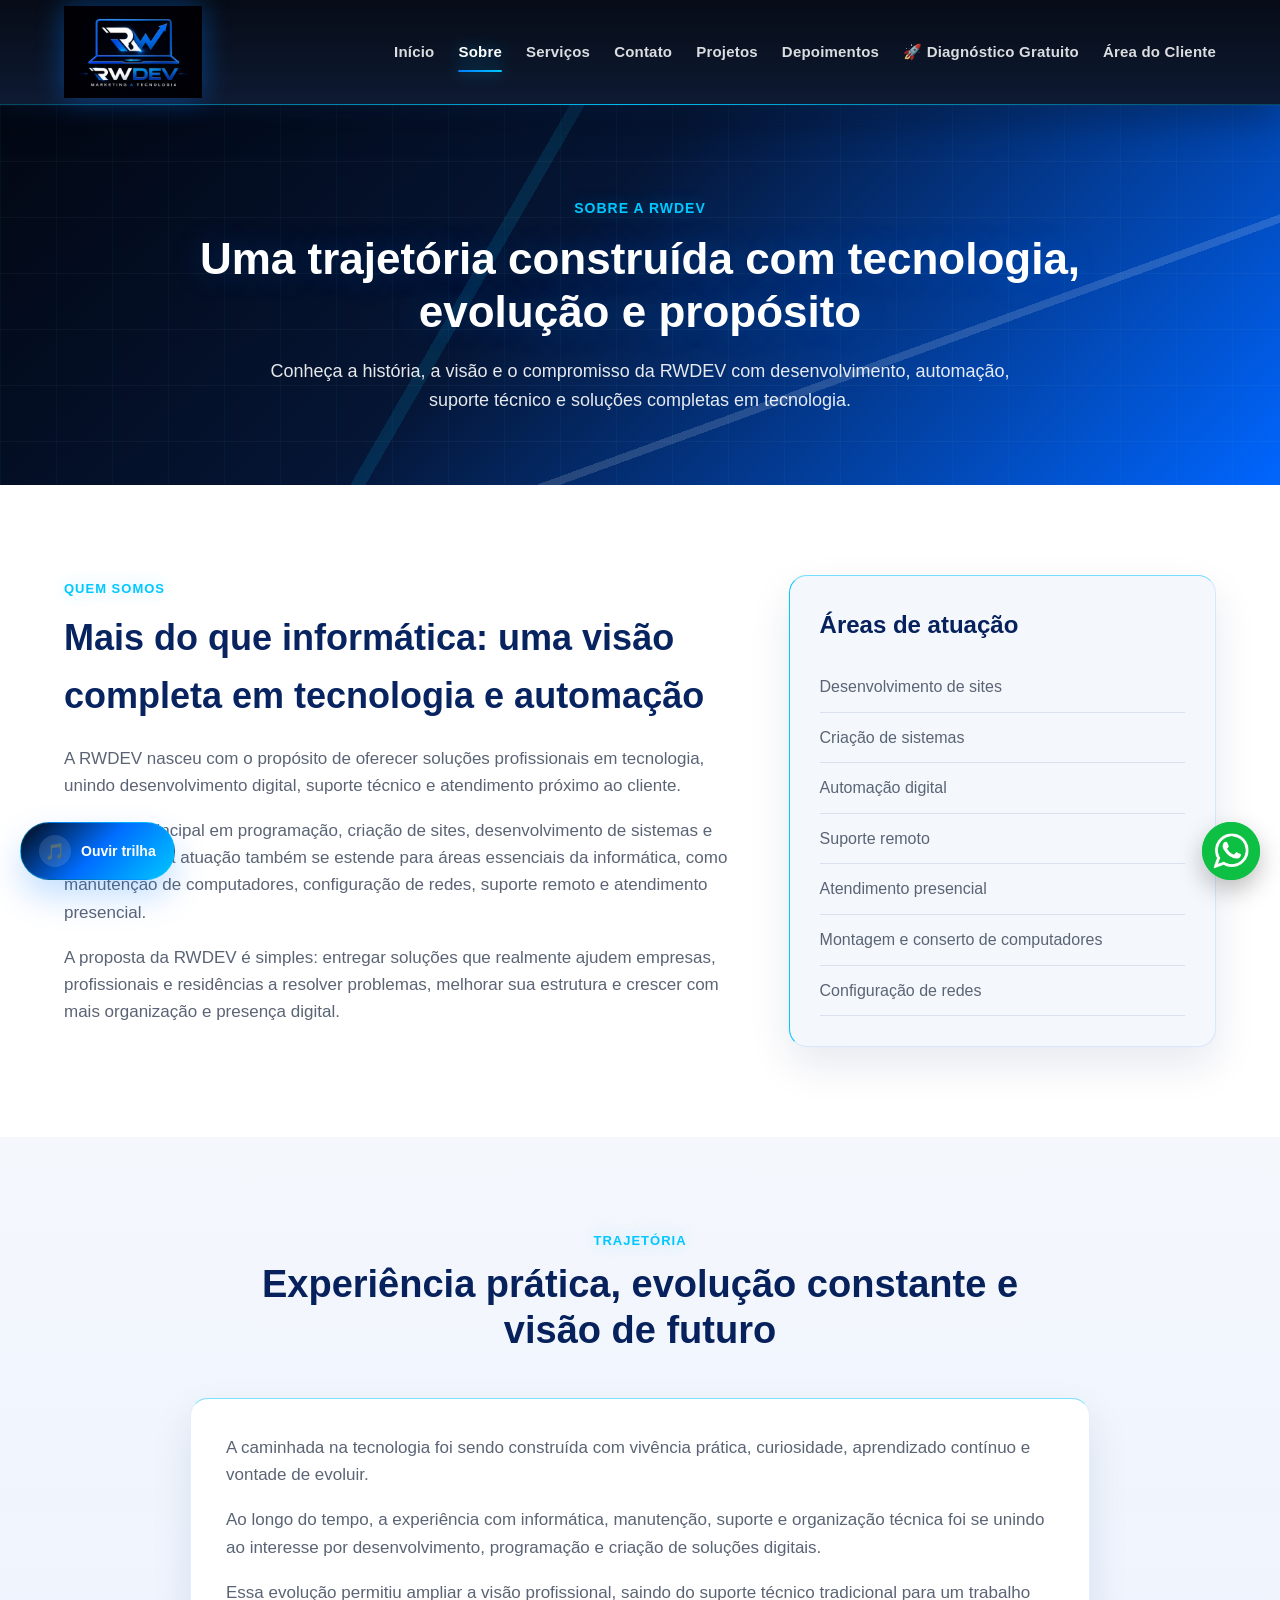
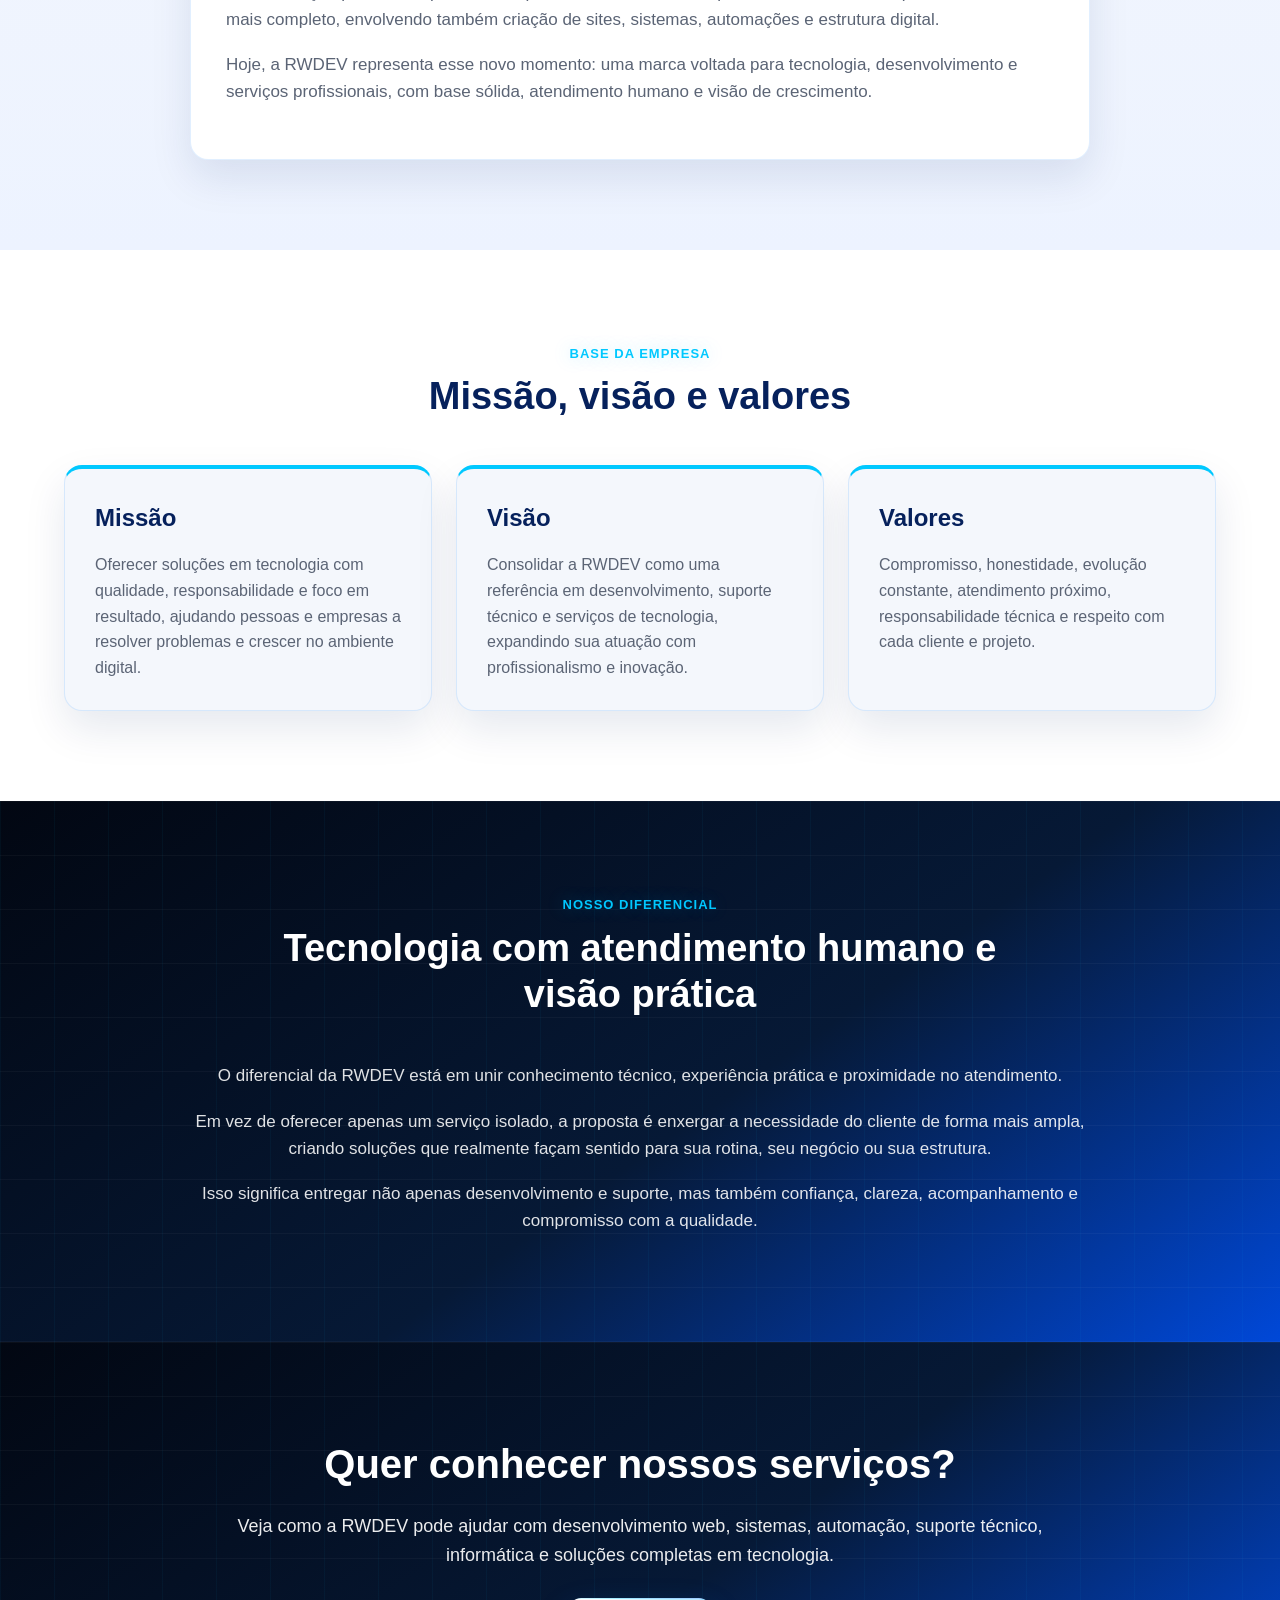
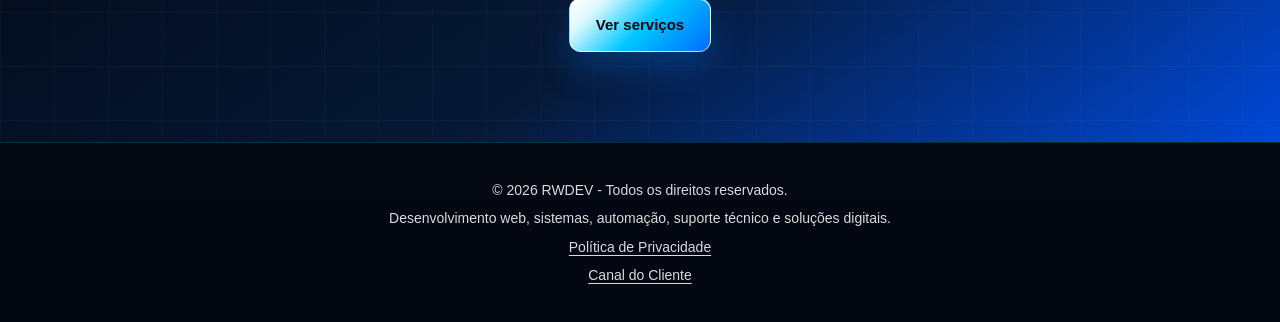
<file: sobre.html>
<!DOCTYPE html>
<html lang="pt-BR">

<head>
  <!-- Google Tag Manager -->
  <script>
    (function(w,d,s,l,i){w[l]=w[l]||[];w[l].push({'gtm.start':
    new Date().getTime(),event:'gtm.js'});var f=d.getElementsByTagName(s)[0],
    j=d.createElement(s),dl=l!='dataLayer'?'&l='+l:'';j.async=true;j.src=
    'https://www.googletagmanager.com/gtm.js?id='+i+dl;f.parentNode.insertBefore(j,f);
    })(window,document,'script','dataLayer','GTM-NMCTNF9T');
  </script>
  <!-- End Google Tag Manager -->
  <meta charset="UTF-8">
  <meta name="viewport" content="width=device-width, initial-scale=1.0">

  <title>Sobre | RWDEV</title>
  <meta name="description"
    content="Conheça a RWDEV, sua história, experiência em tecnologia, desenvolvimento web, automação, suporte técnico, informática e soluções digitais.">
  <meta name="keywords"
    content="sobre rwdev, tecnologia, desenvolvimento web, suporte técnico, informática, sistemas, sites">
  <meta name="author" content="RWDEV">
  <meta name="robots" content="index, follow">
  <link rel="canonical" href="https://www.rwdev.com.br/sobre">
  <meta property="og:type" content="website">
  <meta property="og:locale" content="pt_BR">
  <meta property="og:site_name" content="RWDEV">
  <meta property="og:title" content="Sobre | RWDEV">
  <meta property="og:description"
    content="Conheça a RWDEV, sua história, experiência em tecnologia, desenvolvimento web, automação, suporte técnico, informática e soluções digitais.">
  <meta property="og:url" content="https://www.rwdev.com.br/sobre">
  <meta property="og:image" content="https://www.rwdev.com.br/images/portfolio/homerwdev.png">
  <meta name="twitter:card" content="summary_large_image">

  <!-- Favicon -->
  <link rel="icon" href="images/icons/favicon.png" type="image/png">

  <!-- CSS principal -->
  <link rel="stylesheet" href="css/style.css">

  <!-- Google tag (gtag.js) -->

  <script async src="https://www.googletagmanager.com/gtag/js?id=G-GSXNRL1VCM"></script>

  <script>
    window.dataLayer = window.dataLayer || [];
    function gtag(){dataLayer.push(arguments);}
    gtag('js', new Date());
    gtag('config', 'G-GSXNRL1VCM');
  </script>
</head>

<body>
  <!-- Google Tag Manager (noscript) -->
  <noscript><iframe src="https://www.googletagmanager.com/ns.html?id=GTM-NMCTNF9T"
  height="0" width="0" style="display:none;visibility:hidden"></iframe></noscript>
  <!-- End Google Tag Manager (noscript) -->

  <!-- =========================================
       TOPO / CABEÇALHO
       ========================================= -->
  <header class="topo">
    <div class="container topo-container">

      <!-- Logo da empresa -->
      <a href="/" class="logo" aria-label="Página inicial da RWDEV">
        <img src="images/logos/meu novo logo.png" alt="Logo RWDEV">
      </a>

      <button class="menu-toggle" type="button" aria-label="Abrir menu" aria-expanded="false" aria-controls="menuPrincipal">
        <span></span>
        <span></span>
        <span></span>
      </button>

      <!-- Menu principal -->
      <nav class="menu" id="menuPrincipal">
        <a href="/">Início</a>
        <a href="sobre.html" class="ativo">Sobre</a>
        <a href="servicos.html">Serviços</a>
        <a href="contato.html">Contato</a>
        <a href="parceiros.html">Projetos</a>
        <a href="depoimentos.html">Depoimentos</a>
        <a href="/diagnostico">🚀 Diagnóstico Gratuito</a>
        <a href="/portal/cliente/login.php">Área do Cliente</a>
      </nav>
    </div>
  </header>

  <!-- =========================================
       CONTEÚDO PRINCIPAL
       ========================================= -->
  <main>

    <!-- =========================================
         BANNER DA PÁGINA
         ========================================= -->
    <section class="pagina-topo">
      <div class="container">
        <span class="subtitulo-pagina">Sobre a RWDEV</span>
        <h1>Uma trajetória construída com tecnologia, evolução e propósito</h1>
        <p>
          Conheça a história, a visão e o compromisso da RWDEV com desenvolvimento,
          automação, suporte técnico e soluções completas em tecnologia.
        </p>
      </div>
    </section>

    <!-- =========================================
         APRESENTAÇÃO
         ========================================= -->
    <section class="sobre-apresentacao">
      <div class="container sobre-grid">

        <div class="sobre-texto">
          <span class="subtitulo">Quem somos</span>
          <h2>Mais do que informática: uma visão completa em tecnologia e automação</h2>

          <p>
            A RWDEV nasceu com o propósito de oferecer soluções profissionais em tecnologia,
            unindo desenvolvimento digital, suporte técnico e atendimento próximo ao cliente.
          </p>

          <p>
            Com foco principal em programação, criação de sites, desenvolvimento de sistemas
            e automações, a atuação também se estende para áreas essenciais da informática, como manutenção
            de computadores, configuração de redes, suporte remoto e atendimento presencial.
          </p>

          <p>
            A proposta da RWDEV é simples: entregar soluções que realmente ajudem empresas,
            profissionais e residências a resolver problemas, melhorar sua estrutura e crescer
            com mais organização e presença digital.
          </p>
        </div>

        <div class="sobre-painel">
          <div class="painel-sobre">
            <h3>Áreas de atuação</h3>
            <ul>
              <li>Desenvolvimento de sites</li>
              <li>Criação de sistemas</li>
              <li>Automação digital</li>
              <li>Suporte remoto</li>
              <li>Atendimento presencial</li>
              <li>Montagem e conserto de computadores</li>
              <li>Configuração de redes</li>
            </ul>
          </div>
        </div>

      </div>
    </section>

    <!-- =========================================
         TRAJETÓRIA
         ========================================= -->
    <section class="trajetoria">
      <div class="container">

        <div class="titulo-secao">
          <span class="subtitulo">Trajetória</span>
          <h2>Experiência prática, evolução constante e visão de futuro</h2>
        </div>

        <div class="trajetoria-box">
          <p>
            A caminhada na tecnologia foi sendo construída com vivência prática, curiosidade,
            aprendizado contínuo e vontade de evoluir.
          </p>

          <p>
            Ao longo do tempo, a experiência com informática, manutenção, suporte e organização
            técnica foi se unindo ao interesse por desenvolvimento, programação e criação de soluções digitais.
          </p>

          <p>
            Essa evolução permitiu ampliar a visão profissional, saindo do suporte técnico tradicional
            para um trabalho mais completo, envolvendo também criação de sites, sistemas, automações e estrutura digital.
          </p>

          <p>
            Hoje, a RWDEV representa esse novo momento: uma marca voltada para tecnologia,
            desenvolvimento e serviços profissionais, com base sólida, atendimento humano e
            visão de crescimento.
          </p>
        </div>

      </div>
    </section>

    <!-- =========================================
         MISSÃO, VISÃO E VALORES
         ========================================= -->
    <section class="missao-visao-valores">
      <div class="container">

        <div class="titulo-secao">
          <span class="subtitulo">Base da empresa</span>
          <h2>Missão, visão e valores</h2>
        </div>

        <div class="mvv-grid">

          <article class="mvv-card">
            <h3>Missão</h3>
            <p>
              Oferecer soluções em tecnologia com qualidade, responsabilidade e foco em resultado,
              ajudando pessoas e empresas a resolver problemas e crescer no ambiente digital.
            </p>
          </article>

          <article class="mvv-card">
            <h3>Visão</h3>
            <p>
              Consolidar a RWDEV como uma referência em desenvolvimento, suporte técnico
              e serviços de tecnologia, expandindo sua atuação com profissionalismo e inovação.
            </p>
          </article>

          <article class="mvv-card">
            <h3>Valores</h3>
            <p>
              Compromisso, honestidade, evolução constante, atendimento próximo,
              responsabilidade técnica e respeito com cada cliente e projeto.
            </p>
          </article>

        </div>

      </div>
    </section>

    <!-- =========================================
         DIFERENCIAL
         ========================================= -->
    <section class="diferencial-sobre">
      <div class="container">

        <div class="titulo-secao">
          <span class="subtitulo">Nosso diferencial</span>
          <h2>Tecnologia com atendimento humano e visão prática</h2>
        </div>

        <div class="diferencial-texto">
          <p>
            O diferencial da RWDEV está em unir conhecimento técnico, experiência prática
            e proximidade no atendimento.
          </p>

          <p>
            Em vez de oferecer apenas um serviço isolado, a proposta é enxergar a necessidade
            do cliente de forma mais ampla, criando soluções que realmente façam sentido
            para sua rotina, seu negócio ou sua estrutura.
          </p>

          <p>
            Isso significa entregar não apenas desenvolvimento e suporte, mas também confiança,
            clareza, acompanhamento e compromisso com a qualidade.
          </p>
        </div>

      </div>
    </section>

    <!-- =========================================
         CHAMADA FINAL
         ========================================= -->
    <section class="cta-final">
      <div class="container cta-box">
        <h2>Quer conhecer nossos serviços?</h2>
        <p>
          Veja como a RWDEV pode ajudar com desenvolvimento web, sistemas,
          automação, suporte técnico, informática e soluções completas em tecnologia.
        </p>
        <a href="servicos.html" class="btn btn-principal">Ver serviços</a>
      </div>
    </section>

  </main>

  <!-- =========================================
       RODAPÉ
       ========================================= -->
  <footer class="rodape">
    <div class="container rodape-conteudo">
      <p>© 2026 RWDEV - Todos os direitos reservados.</p>
      <p>Desenvolvimento web, sistemas, automação, suporte técnico e soluções digitais.</p>
      <p><a href="politica-de-privacidade.html">Política de Privacidade</a></p>
      <p><a href="/portal/cliente/login.php">Canal do Cliente</a></p>
    </div>
  </footer>

  <!-- =========================================
       BOTÃO WHATSAPP FLUTUANTE
       ========================================= -->
  <a class="whatsapp-fixo" href="https://wa.me/5511981104971" target="_blank" rel="noopener noreferrer" aria-label="Falar no WhatsApp">
    <img src="images/icons/whatsapp.png" alt="WhatsApp">
  </a>

<!-- =========================
     PLAYER PREMIUM RWDEV
     ========================= -->
<div class="rwdev-player" id="rwdevPlayer">
  <button class="rwdev-player-btn" id="rwdevPlayerBtn" aria-label="Tocar música do site">
    <span class="rwdev-player-icone">🎵</span>
    <span class="rwdev-player-texto">Ouvir trilha</span>
  </button>

  <audio id="rwdevAudio" loop>
    <source src="audio/trilha-rwdev.mp3" type="audio/mpeg">
    Seu navegador não suporta áudio.
  </audio>
</div>

<script src="js/menu.js"></script>
<script src="js/player.js"></script>

</body>

</html>
</file>
<file: css/style.css>
/* =========================================
   RESET GERAL
   ========================================= */
* {
  margin: 0;
  padding: 0;
  box-sizing: border-box;
}

/* =========================================
   VARIÁVEIS DE CORES DA IDENTIDADE VISUAL
   ========================================= */
:root {
  --azul-escuro: #020712;
  --azul-principal: #082460;
  --azul-secundario: #0A45B5;
  --azul-destaque: #007BFF;
  --azul-claro: #D9F3FF;
  --dourado: #00C8FF;
  --branco: #FFFFFF;
  --cinza-claro: #F4F7FC;
  --cinza-medio: #D9E1F0;
  --cinza-texto: #5B6475;
  --preto-suave: #101828;
  --sombra: 0 20px 50px rgba(0, 123, 255, 0.13);
  --radius: 18px;
}

/* =========================================
   BASE
   ========================================= */
html {
  scroll-behavior: smooth;
}

body {
  font-family: Arial, Helvetica, sans-serif;
  background: var(--cinza-claro);
  color: var(--preto-suave);
  line-height: 1.6;
}

img {
  max-width: 100%;
  display: block;
}

a {
  transition: 0.3s ease;
}

.container {
  width: 90%;
  max-width: 1200px;
  margin: 0 auto;
}

/* =========================================
   TOPO
   ========================================= */
.topo {
  background: rgba(7, 26, 61, 0.96);
  border-bottom: 1px solid rgba(255, 255, 255, 0.08);
  position: sticky;
  top: 0;
  z-index: 1000;
  backdrop-filter: blur(8px);
}

.topo-container {
  min-height: 110px;
  display: flex;
  align-items: center;
  justify-content: space-between;
  gap: 20px;
}

.logo img {
  height: 85px;
  width: auto;
  filter: drop-shadow(0 4px 12px rgba(0,0,0,0.3));
  transition: scale(1.05);
}

.menu {
  display: flex;
  align-items: center;
  gap: 24px;
}

.menu a {
  color: var(--branco);
  text-decoration: none;
  font-weight: bold;
  font-size: 15px;
  position: relative;
}

.menu a:hover,
.menu a.ativo {
  color: var(--dourado);
}

.menu a.com-notificacoes-admin {
  align-items: center;
  display: inline-flex;
  gap: 7px;
}

.notificacoes-admin-indicador {
  align-items: center;
  display: inline-flex;
  gap: 4px;
  line-height: 1;
}

.notificacoes-admin-icone {
  font-size: 14px;
}

.notificacoes-admin-badge {
  align-items: center;
  background: var(--azul-destaque);
  border: 1px solid rgba(255, 255, 255, 0.36);
  border-radius: 999px;
  box-shadow: 0 0 14px rgba(0, 123, 255, 0.46);
  color: var(--branco);
  display: inline-flex;
  font-size: 12px;
  font-weight: 800;
  justify-content: center;
  min-height: 20px;
  min-width: 20px;
  padding: 2px 6px;
}

.menu-toggle {
  display: none;
  width: 44px;
  height: 44px;
  border: 1px solid rgba(255, 255, 255, 0.18);
  border-radius: 10px;
  background: rgba(255, 255, 255, 0.08);
  cursor: pointer;
  align-items: center;
  justify-content: center;
  flex-direction: column;
  gap: 5px;
}

.menu-toggle span {
  width: 22px;
  height: 2px;
  border-radius: 999px;
  background: var(--branco);
  transition: 0.25s ease;
}

.menu-toggle.ativo span:nth-child(1) {
  transform: translateY(7px) rotate(45deg);
}

.menu-toggle.ativo span:nth-child(2) {
  opacity: 0;
}

.menu-toggle.ativo span:nth-child(3) {
  transform: translateY(-7px) rotate(-45deg);
}

/* =========================================
   HERO
   ========================================= */
.hero {
  background:
    radial-gradient(circle at top left, rgba(30, 94, 255, 0.22), transparent 35%),
    radial-gradient(circle at bottom right, rgba(212, 160, 23, 0.10), transparent 25%),
    linear-gradient(135deg, var(--azul-escuro), var(--azul-principal), var(--azul-destaque));
  color: var(--branco);
  padding: 90px 0 80px;
}

.hero-grid {
  display: grid;
  grid-template-columns: 1.4fr 0.9fr;
  gap: 40px;
  align-items: center;
}

.selo {
  display: inline-block;
  background: rgba(255, 255, 255, 0.12);
  color: var(--branco);
  border: 1px solid rgba(255, 255, 255, 0.15);
  padding: 8px 14px;
  border-radius: 999px;
  font-size: 14px;
  margin-bottom: 22px;
}

.hero-texto h1 {
  font-size: 48px;
  line-height: 1.15;
  margin-bottom: 22px;
}

.hero-texto p {
  font-size: 18px;
  color: rgba(255, 255, 255, 0.90);
  max-width: 700px;
  margin-bottom: 30px;
}

.hero-botoes {
  display: flex;
  flex-wrap: wrap;
  gap: 14px;
}

.btn {
  display: inline-block;
  padding: 14px 26px;
  border-radius: 10px;
  text-decoration: none;
  font-weight: bold;
  font-size: 15px;
}

.btn-principal {
  background: var(--dourado);
  color: var(--azul-escuro);
}

.btn-principal:hover {
  transform: translateY(-2px);
  filter: brightness(1.05);
}

.btn-secundario {
  background: transparent;
  color: var(--branco);
  border: 1px solid rgba(255, 255, 255, 0.28);
}

.btn-secundario:hover {
  background: rgba(255, 255, 255, 0.10);
}

.hero-painel {
  display: flex;
  justify-content: center;
}

.painel-card {
  width: 100%;
  background: rgba(255, 255, 255, 0.10);
  border: 1px solid rgba(255, 255, 255, 0.12);
  border-radius: 22px;
  padding: 30px;
  box-shadow: 0 20px 50px rgba(0, 0, 0, 0.18);
}

.painel-card h2 {
  font-size: 28px;
  margin-bottom: 12px;
  color: var(--branco);
}

.painel-card p {
  color: rgba(255, 255, 255, 0.90);
  margin-bottom: 20px;
}

.painel-card ul {
  list-style: none;
}

.painel-card ul li {
  padding: 10px 0;
  border-bottom: 1px solid rgba(255, 255, 255, 0.10);
  color: rgba(255, 255, 255, 0.95);
}

/* =========================================
   FAIXA DE DESTAQUES
   ========================================= */
.faixa-destaques {
  margin-top: -30px;
  position: relative;
  z-index: 2;
}

.destaques-grid {
  display: grid;
  grid-template-columns: repeat(3, 1fr);
  gap: 20px;
}

.destaque-item {
  background: var(--branco);
  padding: 28px;
  border-radius: var(--radius);
  box-shadow: var(--sombra);
  border-top: 4px solid var(--azul-destaque);
}

.destaque-item h3 {
  color: var(--azul-principal);
  margin-bottom: 10px;
  font-size: 20px;
}

.destaque-item p {
  color: var(--cinza-texto);
}

/* =========================================
   CAMINHOS DE CONVERSÃO
   ========================================= */
.caminhos-conversao {
  background: var(--branco);
}

.caminhos-grid {
  display: grid;
  grid-template-columns: repeat(3, 1fr);
  gap: 22px;
}

.caminho-card {
  display: block;
  min-height: 230px;
  padding: 30px;
  border-radius: var(--radius);
  background: var(--cinza-claro);
  border: 1px solid rgba(10, 42, 102, 0.08);
  text-decoration: none;
  box-shadow: var(--sombra);
}

.caminho-card:hover {
  transform: translateY(-5px);
  border-color: rgba(30, 94, 255, 0.28);
}

.caminho-card span {
  display: inline-flex;
  align-items: center;
  justify-content: center;
  width: 44px;
  height: 44px;
  margin-bottom: 18px;
  border-radius: 12px;
  background: var(--azul-principal);
  color: var(--branco);
  font-weight: bold;
}

.caminho-card h3 {
  color: var(--azul-principal);
  font-size: 23px;
  line-height: 1.25;
  margin-bottom: 12px;
}

.caminho-card p {
  color: var(--cinza-texto);
  font-size: 15px;
}

/* =========================================
   PADRÃO DAS SEÇÕES
   ========================================= */
section {
  padding: 90px 0;
}

.titulo-secao {
  text-align: center;
  max-width: 760px;
  margin: 0 auto 45px;
}

.subtitulo {
  display: inline-block;
  color: var(--azul-destaque);
  font-weight: bold;
  text-transform: uppercase;
  letter-spacing: 1px;
  font-size: 13px;
  margin-bottom: 10px;
}

.titulo-secao h2 {
  font-size: 38px;
  line-height: 1.2;
  color: var(--azul-principal);
  margin-bottom: 12px;
}

.titulo-secao p {
  color: var(--cinza-texto);
  font-size: 17px;
}

.bloco-central {
  max-width: 900px;
  text-align: center;
}

.texto-central {
  color: var(--cinza-texto);
  font-size: 18px;
}

/* =========================================
   SOBRE RESUMO
   ========================================= */
.sobre-resumo {
  background: var(--branco);
}

/* =========================================
   SERVIÇOS
   ========================================= */
.servicos-home {
  background: linear-gradient(to bottom, var(--cinza-claro), #edf3ff);
}

.cards-grid {
  display: grid;
  grid-template-columns: repeat(3, 1fr);
  gap: 24px;
}

.card {
  background: var(--branco);
  border-radius: var(--radius);
  padding: 30px;
  box-shadow: var(--sombra);
  border: 1px solid rgba(10, 42, 102, 0.06);
}

.card:hover {
  transform: translateY(-5px);
}

.icone-card {
  width: 54px;
  height: 54px;
  border-radius: 14px;
  background: linear-gradient(135deg, var(--azul-principal), var(--azul-destaque));
  color: var(--branco);
  display: flex;
  align-items: center;
  justify-content: center;
  font-weight: bold;
  margin-bottom: 18px;
}

.card h3 {
  color: var(--azul-principal);
  font-size: 22px;
  margin-bottom: 12px;
}

.card p {
  color: var(--cinza-texto);
  font-size: 15px;
}

/* =========================================
   REPUTAÇÃO GOOGLE HOME
   ========================================= */
.home-google-reputacao {
  background: linear-gradient(135deg, var(--branco), #eef6ff);
  padding: 72px 0;
}

.home-google-reputacao-container {
  align-items: center;
  display: grid;
  gap: 32px;
  grid-template-columns: minmax(0, 0.9fr) minmax(0, 1.1fr);
}

.home-google-reputacao-resumo {
  max-width: 520px;
}

.home-google-estrelas {
  color: var(--dourado);
  font-size: 30px;
  letter-spacing: 2px;
  line-height: 1;
  margin-bottom: 14px;
}

.home-google-reputacao h2 {
  color: var(--azul-principal);
  font-size: 38px;
  line-height: 1.15;
  margin-bottom: 8px;
}

.home-google-avaliacoes {
  color: var(--preto-suave);
  font-size: 17px;
  font-weight: 700;
  margin-bottom: 16px;
}

.home-google-texto {
  color: var(--cinza-texto);
  font-size: 17px;
  margin-bottom: 24px;
}

.home-google-botao {
  align-items: center;
  background: var(--azul-principal);
  border-radius: 999px;
  box-shadow: 0 14px 32px rgba(8, 36, 96, 0.18);
  color: var(--branco);
  display: inline-flex;
  font-weight: 800;
  justify-content: center;
  min-height: 48px;
  padding: 13px 24px;
  text-decoration: none;
}

.home-google-botao:hover {
  background: var(--azul-destaque);
  color: var(--branco);
  transform: translateY(-2px);
}

.home-google-cards {
  display: grid;
  gap: 18px;
  grid-template-columns: repeat(3, minmax(0, 1fr));
}

.home-google-card {
  background: var(--branco);
  border: 1px solid rgba(0, 123, 255, 0.12);
  border-radius: var(--radius);
  box-shadow: var(--sombra);
  min-height: 172px;
  padding: 22px;
}

.home-google-card span {
  color: var(--dourado);
  display: block;
  font-size: 18px;
  letter-spacing: 1px;
  margin-bottom: 14px;
}

.home-google-card p {
  color: var(--preto-suave);
  font-size: 16px;
  font-weight: 700;
}

.home-diagnostico-cta {
  background: var(--branco);
  padding: 54px 0;
}

.home-diagnostico-box {
  align-items: center;
  background:
    linear-gradient(135deg, rgba(8, 36, 96, 0.96), rgba(0, 123, 255, 0.88));
  border-radius: var(--radius);
  box-shadow: var(--sombra);
  color: var(--branco);
  display: flex;
  gap: 24px;
  justify-content: space-between;
  padding: 30px;
}

.home-diagnostico-box .subtitulo {
  color: var(--dourado);
}

.home-diagnostico-box h2 {
  color: var(--branco);
  font-size: 30px;
  line-height: 1.2;
}

.home-diagnostico-botao {
  align-items: center;
  background: var(--branco);
  border-radius: 999px;
  color: var(--azul-principal);
  display: inline-flex;
  font-weight: 800;
  justify-content: center;
  min-height: 48px;
  padding: 13px 24px;
  text-decoration: none;
  white-space: nowrap;
}

.home-diagnostico-botao:hover {
  color: var(--azul-destaque);
  transform: translateY(-2px);
}

/* =========================================
   PORTFÓLIO PREMIUM
   ========================================= */
.portfolio-premium {
  background:
    radial-gradient(circle at 12% 10%, rgba(30, 94, 255, 0.26), transparent 28%),
    radial-gradient(circle at 88% 18%, rgba(212, 160, 23, 0.18), transparent 24%),
    linear-gradient(145deg, #041227 0%, #071A3D 48%, #09265c 100%);
  color: var(--branco);
  overflow: hidden;
  position: relative;
}

.portfolio-premium::before {
  content: "";
  position: absolute;
  inset: 0;
  background:
    linear-gradient(rgba(255, 255, 255, 0.035) 1px, transparent 1px),
    linear-gradient(90deg, rgba(255, 255, 255, 0.035) 1px, transparent 1px);
  background-size: 56px 56px;
  mask-image: linear-gradient(to bottom, rgba(0, 0, 0, 0.7), transparent 78%);
  pointer-events: none;
}

.portfolio-premium .container {
  position: relative;
  z-index: 1;
}

.portfolio-cabecalho {
  max-width: 820px;
  margin: 0 auto 42px;
  text-align: center;
}

.portfolio-etiqueta {
  display: inline-flex;
  align-items: center;
  gap: 10px;
  margin-bottom: 14px;
  color: #00c8ff;
  font-size: 13px;
  font-weight: 700;
  letter-spacing: 1px;
  text-transform: uppercase;
}

.portfolio-etiqueta::before,
.portfolio-etiqueta::after {
  content: "";
  width: 34px;
  height: 1px;
  background: linear-gradient(90deg, transparent, #00c8ff);
}

.portfolio-etiqueta::after {
  background: linear-gradient(90deg, #00c8ff, transparent);
}

.portfolio-cabecalho h2 {
  margin-bottom: 14px;
  color: var(--branco);
  font-size: 38px;
  line-height: 1.18;
}

.portfolio-cabecalho p {
  max-width: 720px;
  margin: 0 auto;
  color: rgba(255, 255, 255, 0.78);
  font-size: 17px;
}

.portfolio-grid {
  display: grid;
  grid-template-columns: repeat(3, 1fr);
  gap: 22px;
}

.portfolio-card {
  --mouse-x: 50%;
  --mouse-y: 0%;
  position: relative;
  display: flex;
  flex-direction: column;
  min-height: 430px;
  overflow: hidden;
  border: 1px solid rgba(255, 255, 255, 0.13);
  border-radius: 22px;
  background:
    radial-gradient(circle at var(--mouse-x) var(--mouse-y), rgba(66, 220, 255, 0.18), transparent 26%),
    rgba(255, 255, 255, 0.075);
  box-shadow: 0 28px 70px rgba(0, 0, 0, 0.28);
  backdrop-filter: blur(12px);
  transition: transform 0.35s ease, border-color 0.35s ease, box-shadow 0.35s ease;
}

.portfolio-card::before {
  content: "";
  position: absolute;
  inset: 0;
  background: linear-gradient(135deg, rgba(255, 255, 255, 0.18), transparent 32%, rgba(247, 212, 106, 0.12));
  opacity: 0;
  transition: opacity 0.35s ease;
  pointer-events: none;
}

.portfolio-card:hover {
  transform: translateY(-10px);
  border-color: rgba(247, 212, 106, 0.42);
  box-shadow: 0 34px 86px rgba(0, 0, 0, 0.36), 0 0 34px rgba(30, 94, 255, 0.18);
}

.portfolio-card:hover::before {
  opacity: 1;
}

.portfolio-banner {
  position: relative;
  display: flex;
  align-items: center;
  justify-content: center;
  min-height: 158px;
  overflow: hidden;
  border-bottom: 1px solid rgba(255, 255, 255, 0.12);
}

.portfolio-banner::before {
  content: "";
  position: absolute;
  width: 190px;
  height: 190px;
  border: 1px solid rgba(255, 255, 255, 0.18);
  border-radius: 50%;
  transform: translate(34%, -12%);
}

.portfolio-banner::after {
  content: "";
  position: absolute;
  inset: auto 18px 18px 18px;
  height: 1px;
  background: linear-gradient(90deg, transparent, rgba(255, 255, 255, 0.55), transparent);
}

.portfolio-banner span {
  position: relative;
  z-index: 1;
  color: rgba(255, 255, 255, 0.95);
  font-size: 42px;
  font-weight: 800;
  letter-spacing: 0;
  text-shadow: 0 10px 26px rgba(0, 0, 0, 0.34);
}

.portfolio-banner-imagem {
  min-height: 178px;
  background: #020712;
}

.portfolio-banner-imagem::before {
  z-index: 1;
  width: auto;
  height: auto;
  inset: 0;
  border: 0;
  border-radius: 0;
  transform: none;
  background:
    linear-gradient(180deg, transparent 48%, rgba(2, 7, 18, 0.74)),
    linear-gradient(120deg, rgba(0, 200, 255, 0.16), transparent 34%, rgba(255, 255, 255, 0.08));
}

.portfolio-banner-imagem::after {
  z-index: 2;
  inset: auto 18px 16px 18px;
  background: linear-gradient(90deg, transparent, rgba(0, 200, 255, 0.82), transparent);
  box-shadow: 0 0 18px rgba(0, 200, 255, 0.46);
}

.portfolio-banner-imagem img {
  width: 100%;
  height: 178px;
  object-fit: cover;
  object-position: top center;
  transition: transform 0.45s ease, filter 0.45s ease;
}

.portfolio-card:hover .portfolio-banner-imagem img {
  transform: scale(1.04);
  filter: brightness(1.08) saturate(1.08);
}

.banner-rwdev {
  background: linear-gradient(135deg, #061936, #1E5EFF 58%, #00c8ff);
}

.banner-sses {
  background: linear-gradient(135deg, #071A3D, #2a72ff 45%, #9bb7ff);
}

.banner-financeiro {
  background: linear-gradient(135deg, #071A3D, #0f8b6f 54%, #00c8ff);
}

.banner-comportamentalmente {
  background: linear-gradient(135deg, #071A3D, #673ab7 52%, #42dcff);
}

.banner-jctoldos {
  background: linear-gradient(135deg, #020712, #006dff 48%, #00c8ff);
}

.banner-magos {
  background: linear-gradient(135deg, #041227, #192bc2 48%, #42dcff);
}

.banner-ramos {
  background: linear-gradient(135deg, #071A3D, #5c6b82 48%, #00c8ff);
}

.portfolio-conteudo {
  position: relative;
  z-index: 1;
  display: flex;
  flex: 1;
  flex-direction: column;
  padding: 24px;
}

.portfolio-conteudo h3 {
  margin-bottom: 10px;
  color: var(--branco);
  font-size: 23px;
  line-height: 1.2;
}

.portfolio-conteudo p {
  color: rgba(255, 255, 255, 0.76);
  font-size: 15px;
  line-height: 1.65;
}

.portfolio-badges {
  display: flex;
  flex-wrap: wrap;
  gap: 8px;
  margin: 18px 0 24px;
}

.portfolio-badges span {
  border: 1px solid rgba(66, 220, 255, 0.22);
  border-radius: 999px;
  background: rgba(255, 255, 255, 0.08);
  color: rgba(255, 255, 255, 0.9);
  padding: 7px 10px;
  font-size: 12px;
  font-weight: 700;
}

.portfolio-botao {
  display: inline-flex;
  align-items: center;
  justify-content: center;
  width: 100%;
  min-height: 46px;
  margin-top: auto;
  border: 1px solid rgba(0, 200, 255, 0.44);
  border-radius: 14px;
  background: linear-gradient(135deg, #00c8ff, #e7fbff);
  color: #041227;
  text-align: center;
  text-decoration: none;
  font-size: 14px;
  font-weight: 800;
  box-shadow: 0 14px 30px rgba(0, 123, 255, 0.2);
  transition: transform 0.28s ease, filter 0.28s ease, box-shadow 0.28s ease;
}

.portfolio-botao:hover {
  transform: translateY(-2px);
  filter: brightness(1.04);
  box-shadow: 0 18px 36px rgba(0, 200, 255, 0.28);
}

.portfolio-botao-indisponivel {
  background: rgba(255, 255, 255, 0.08);
  color: rgba(255, 255, 255, 0.88);
  box-shadow: none;
}

/* Estado usado pelo JavaScript para revelar os elementos no scroll. */
.reveal-scroll {
  opacity: 0;
  transform: translateY(26px);
  transition: opacity 0.7s ease, transform 0.7s ease;
}

.reveal-scroll.revelado {
  opacity: 1;
  transform: translateY(0);
}

/* =========================================
   DIFERENCIAIS
   ========================================= */
.diferenciais {
  background: var(--azul-escuro);
}

.diferenciais .subtitulo {
  color: var(--dourado);
}

.diferenciais .titulo-secao h2,
.diferenciais .titulo-secao p {
  color: var(--branco);
}

.diferenciais-grid {
  display: grid;
  grid-template-columns: repeat(4, 1fr);
  gap: 22px;
}

.diferencial-box {
  background: rgba(255, 255, 255, 0.08);
  border: 1px solid rgba(255, 255, 255, 0.08);
  border-radius: var(--radius);
  padding: 28px;
}

.diferencial-box h3 {
  color: var(--branco);
  margin-bottom: 10px;
}

.diferencial-box p {
  color: rgba(255, 255, 255, 0.82);
}

/* =========================================
   EXPANSÃO
   ========================================= */
.expansao {
  background: var(--branco);
}

.expansao-grid {
  display: grid;
  grid-template-columns: repeat(3, 1fr);
  gap: 24px;
}

.bloco-expansao {
  background: var(--cinza-claro);
  border-left: 4px solid var(--dourado);
  padding: 28px;
  border-radius: 16px;
}

.bloco-expansao h3 {
  color: var(--azul-principal);
  margin-bottom: 12px;
}

.bloco-expansao p {
  color: var(--cinza-texto);
}

/* =========================================
   CTA FINAL
   ========================================= */
.cta-final {
  background:
    linear-gradient(135deg, var(--azul-principal), var(--azul-destaque));
  color: var(--branco);
}

.cta-box {
  text-align: center;
  max-width: 850px;
}

.cta-box h2 {
  font-size: 40px;
  margin-bottom: 16px;
}

.cta-box p {
  font-size: 18px;
  margin-bottom: 28px;
  color: rgba(255, 255, 255, 0.92);
}

/* =========================================
   RODAPÉ
   ========================================= */
.rodape {
  background: #041227;
  color: rgba(255, 255, 255, 0.85);
  padding: 30px 0;
  text-align: center;
}

.rodape-conteudo p {
  margin: 6px 0;
  font-size: 14px;
}

.rodape-conteudo a {
  color: rgba(255, 255, 255, 0.85);
  text-decoration: underline;
  text-underline-offset: 3px;
}

.rodape-conteudo a:hover {
  color: var(--branco);
}

/* =========================================
   WHATSAPP FIXO
   ========================================= */
.whatsapp-fixo {
  position: fixed;
  right: 20px;
  bottom: 20px;
  width: 58px;
  height: 58px;
  background: #25D366;
  color: var(--branco);
  border-radius: 50%;
  display: flex;
  align-items: center;
  justify-content: center;
  text-decoration: none;
  font-weight: bold;
  font-size: 22px;
  box-shadow: 0 10px 25px rgba(0, 0, 0, 0.25);
  z-index: 999;
}

.whatsapp-fixo:hover {
  transform: scale(1.06);
}

/* =========================================
   RESPONSIVIDADE
   ========================================= */
@media (max-width: 1100px) {
  .hero-grid,
  .cards-grid,
  .portfolio-grid,
  .home-google-cards,
  .diferenciais-grid,
  .expansao-grid,
  .caminhos-grid,
  .destaques-grid {
    grid-template-columns: repeat(2, 1fr);
  }

  .hero-grid {
    align-items: start;
  }

  .home-google-reputacao-container {
    grid-template-columns: 1fr;
  }

  .home-google-reputacao-resumo {
    max-width: 760px;
  }
}

@media (max-width: 820px) {
  .topo-container {
    min-height: 78px;
    flex-direction: row;
    justify-content: space-between;
    padding: 12px 0;
    position: relative;
  }

  .menu-toggle {
    display: flex;
  }

  .menu {
    display: none;
    position: absolute;
    top: calc(100% + 10px);
    left: 0;
    right: 0;
    flex-direction: column;
    align-items: stretch;
    gap: 0;
    padding: 10px;
    background: rgba(7, 26, 61, 0.98);
    border: 1px solid rgba(255, 255, 255, 0.10);
    border-radius: 12px;
    box-shadow: 0 18px 40px rgba(0, 0, 0, 0.25);
  }

  .menu.aberto {
    display: flex;
  }

  .menu a {
    padding: 12px 14px;
    border-radius: 8px;
  }

  .menu a.com-notificacoes-admin {
    justify-content: flex-start;
  }

  .menu a:hover,
  .menu a.ativo {
    background: rgba(255, 255, 255, 0.08);
  }

  .hero {
    padding: 70px 0 60px;
  }

  .hero-texto h1 {
    font-size: 36px;
  }

  .titulo-secao h2,
  .portfolio-cabecalho h2,
  .home-google-reputacao h2,
  .cta-box h2 {
    font-size: 30px;
  }

  .hero-grid,
  .cards-grid,
  .portfolio-grid,
  .home-google-cards,
  .diferenciais-grid,
  .expansao-grid,
  .caminhos-grid,
  .destaques-grid {
    grid-template-columns: 1fr;
  }

  .hero-botoes {
    flex-direction: column;
    align-items: stretch;
  }

  .btn {
    text-align: center;
  }

  .home-google-reputacao {
    padding: 58px 0;
  }

  .home-google-botao {
    width: 100%;
  }

  .home-diagnostico-box {
    align-items: flex-start;
    flex-direction: column;
  }

  .home-diagnostico-botao {
    width: 100%;
  }
}

@media (max-width: 480px) {
  .logo img {
    height: 48px;
  }

  .menu a {
    font-size: 14px;
  }

  .hero-texto h1 {
    font-size: 30px;
  }

  .home-google-estrelas {
    font-size: 24px;
  }

  .home-google-card {
    min-height: auto;
  }

  .home-diagnostico-box {
    padding: 24px;
  }

  .home-diagnostico-box h2 {
    font-size: 24px;
  }

  .hero-texto p,
  .texto-central,
  .titulo-secao p,
  .cta-box p {
    font-size: 16px;
  }

  .card,
  .portfolio-conteudo,
  .caminho-card,
  .destaque-item,
  .diferencial-box,
  .bloco-expansao,
  .painel-card {
    padding: 22px;
  }

  .portfolio-premium {
    padding: 70px 0;
  }

  .portfolio-cabecalho {
    margin-bottom: 30px;
  }

  .portfolio-cabecalho h2 {
    font-size: 28px;
  }

  .portfolio-cabecalho p {
    font-size: 15px;
  }

  .portfolio-card {
    min-height: auto;
    border-radius: 18px;
  }

  .portfolio-banner {
    min-height: 138px;
  }

  .portfolio-banner span {
    font-size: 34px;
  }

  .whatsapp-fixo {
    width: 54px;
    height: 54px;
    font-size: 20px;
    right: 16px;
    bottom: 16px;
  }
}

@media (prefers-reduced-motion: reduce) {
  .portfolio-card,
  .portfolio-botao,
  .reveal-scroll {
    transition: none;
  }

  .reveal-scroll {
    opacity: 1;
    transform: none;
  }
}

/* =========================================
   TOPO DAS PÁGINAS INTERNAS
   ========================================= */
.pagina-topo {
  background: linear-gradient(135deg, var(--azul-escuro), var(--azul-principal), var(--azul-destaque));
  color: var(--branco);
  text-align: center;
  padding: 90px 0 70px;
}

.subtitulo-pagina {
  display: inline-block;
  font-size: 14px;
  font-weight: bold;
  letter-spacing: 1px;
  text-transform: uppercase;
  margin-bottom: 14px;
  color: rgba(255, 255, 255, 0.85);
}

.pagina-topo h1 {
  font-size: 44px;
  line-height: 1.2;
  max-width: 900px;
  margin: 0 auto 18px;
}

.pagina-topo p {
  max-width: 760px;
  margin: 0 auto;
  font-size: 18px;
  color: rgba(255, 255, 255, 0.90);
}

/* =========================================
   SOBRE APRESENTAÇÃO
   ========================================= */
.sobre-apresentacao {
  background: var(--branco);
}

.sobre-grid {
  display: grid;
  grid-template-columns: 1.3fr 0.8fr;
  gap: 30px;
  align-items: start;
}

.sobre-texto h2 {
  font-size: 36px;
  color: var(--azul-principal);
  margin-bottom: 20px;
}

.sobre-texto p {
  color: var(--cinza-texto);
  margin-bottom: 18px;
  font-size: 17px;
}

.painel-sobre {
  background: var(--cinza-claro);
  padding: 30px;
  border-radius: var(--radius);
  box-shadow: var(--sombra);
  border-left: 4px solid var(--dourado);
}

.painel-sobre h3 {
  color: var(--azul-principal);
  font-size: 24px;
  margin-bottom: 18px;
}

.painel-sobre ul {
  list-style: none;
}

.painel-sobre ul li {
  padding: 12px 0;
  border-bottom: 1px solid var(--cinza-medio);
  color: var(--cinza-texto);
}

/* =========================================
   TRAJETÓRIA
   ========================================= */
.trajetoria {
  background: linear-gradient(to bottom, var(--cinza-claro), #edf3ff);
}

.trajetoria-box {
  max-width: 900px;
  margin: 0 auto;
  background: var(--branco);
  padding: 35px;
  border-radius: var(--radius);
  box-shadow: var(--sombra);
}

.trajetoria-box p {
  color: var(--cinza-texto);
  font-size: 17px;
  margin-bottom: 18px;
}

/* =========================================
   MISSÃO, VISÃO E VALORES
   ========================================= */
.missao-visao-valores {
  background: var(--branco);
}

.mvv-grid {
  display: grid;
  grid-template-columns: repeat(3, 1fr);
  gap: 24px;
}

.mvv-card {
  background: var(--cinza-claro);
  padding: 30px;
  border-radius: var(--radius);
  box-shadow: var(--sombra);
  border-top: 4px solid var(--azul-destaque);
}

.mvv-card h3 {
  color: var(--azul-principal);
  font-size: 24px;
  margin-bottom: 15px;
}

.mvv-card p {
  color: var(--cinza-texto);
}

/* =========================================
   DIFERENCIAL SOBRE
   ========================================= */
.diferencial-sobre {
  background: var(--azul-escuro);
}

.diferencial-sobre .subtitulo {
  color: var(--dourado);
}

.diferencial-sobre .titulo-secao h2,
.diferencial-sobre .titulo-secao p {
  color: var(--branco);
}

.diferencial-texto {
  max-width: 900px;
  margin: 0 auto;
  text-align: center;
}

.diferencial-texto p {
  color: rgba(255, 255, 255, 0.88);
  font-size: 17px;
  margin-bottom: 18px;
}

/* =========================================
   RESPONSIVIDADE DA PÁGINA SOBRE
   ========================================= */
@media (max-width: 980px) {
  .sobre-grid,
  .mvv-grid {
    grid-template-columns: 1fr;
  }
}

@media (max-width: 820px) {
  .pagina-topo h1 {
    font-size: 34px;
  }

  .sobre-texto h2 {
    font-size: 30px;
  }
}

@media (max-width: 480px) {
  .pagina-topo {
    padding: 70px 0 50px;
  }

  .pagina-topo h1 {
    font-size: 28px;
  }

  .pagina-topo p,
  .sobre-texto p,
  .trajetoria-box p,
  .mvv-card p,
  .diferencial-texto p {
    font-size: 16px;
  }

  .trajetoria-box,
  .painel-sobre,
  .mvv-card {
    padding: 24px;
  }
}

/* =========================================
   INTRODUÇÃO DOS SERVIÇOS
   ========================================= */
.servicos-intro {
  background: var(--branco);
}

/* =========================================
   SERVIÇOS DETALHADOS
   ========================================= */
.servicos-detalhados {
  background: linear-gradient(to bottom, var(--cinza-claro), #edf3ff);
}

.servicos-lista {
  display: flex;
  flex-direction: column;
  gap: 24px;
}

.servico-box {
  display: grid;
  grid-template-columns: 90px 1fr;
  gap: 24px;
  background: var(--branco);
  border-radius: var(--radius);
  padding: 30px;
  box-shadow: var(--sombra);
  align-items: start;
}

.servico-numero {
  width: 70px;
  height: 70px;
  border-radius: 18px;
  background: linear-gradient(135deg, var(--azul-principal), var(--azul-destaque));
  color: var(--branco);
  display: flex;
  align-items: center;
  justify-content: center;
  font-size: 22px;
  font-weight: bold;
}

.servico-conteudo h2 {
  color: var(--azul-principal);
  font-size: 28px;
  margin-bottom: 12px;
}

.servico-conteudo p {
  color: var(--cinza-texto);
  margin-bottom: 16px;
  font-size: 16px;
}

.servico-conteudo ul {
  padding-left: 18px;
}

.servico-conteudo ul li {
  color: var(--cinza-texto);
  margin-bottom: 8px;
}

/* =========================================
   SERVIÇOS COMPLEMENTARES
   ========================================= */
.servicos-complementares {
  background: var(--branco);
}

.complementares-grid {
  display: grid;
  grid-template-columns: repeat(3, 1fr);
  gap: 24px;
}

.complementar-card {
  background: var(--cinza-claro);
  padding: 28px;
  border-radius: var(--radius);
  box-shadow: var(--sombra);
  border-top: 4px solid var(--dourado);
}

.complementar-card h3 {
  color: var(--azul-principal);
  margin-bottom: 12px;
  font-size: 22px;
}

.complementar-card p {
  color: var(--cinza-texto);
}

/* =========================================
   COMO FUNCIONA
   ========================================= */
.como-funciona {
  background: var(--azul-escuro);
}

.como-funciona .subtitulo {
  color: var(--dourado);
}

.como-funciona .titulo-secao h2,
.como-funciona .titulo-secao p {
  color: var(--branco);
}

.passos-grid {
  display: grid;
  grid-template-columns: repeat(4, 1fr);
  gap: 22px;
}

.passo-item {
  background: rgba(255, 255, 255, 0.08);
  border: 1px solid rgba(255, 255, 255, 0.08);
  border-radius: var(--radius);
  padding: 28px;
  text-align: left;
}

.passo-item span {
  width: 42px;
  height: 42px;
  border-radius: 50%;
  background: var(--dourado);
  color: var(--azul-escuro);
  display: flex;
  align-items: center;
  justify-content: center;
  font-weight: bold;
  margin-bottom: 16px;
}

.passo-item h3 {
  color: var(--branco);
  margin-bottom: 10px;
  font-size: 21px;
}

.passo-item p {
  color: rgba(255, 255, 255, 0.86);
}

/* =========================================
   RESPONSIVIDADE DA PÁGINA SERVIÇOS
   ========================================= */
@media (max-width: 980px) {
  .complementares-grid,
  .passos-grid {
    grid-template-columns: 1fr 1fr;
  }
}

@media (max-width: 820px) {
  .servico-box {
    grid-template-columns: 1fr;
  }

  .servico-numero {
    width: 60px;
    height: 60px;
    font-size: 20px;
  }

  .servico-conteudo h2 {
    font-size: 24px;
  }
}

@media (max-width: 640px) {
  .complementares-grid,
  .passos-grid {
    grid-template-columns: 1fr;
  }

  .servico-box,
  .complementar-card,
  .passo-item {
    padding: 24px;
  }
}

/* =========================================
   PLAYER PREMIUM RWDEV
   ========================================= */
.rwdev-player {
  position: fixed;
  left: 20px;
  bottom: 20px;
  z-index: 9999;
}

.rwdev-player-btn {
  display: flex;
  align-items: center;
  gap: 10px;
  background: linear-gradient(135deg, var(--azul-escuro), var(--azul-destaque));
  color: var(--branco);
  border: 1px solid rgba(255, 255, 255, 0.12);
  border-radius: 999px;
  padding: 12px 18px;
  cursor: pointer;
  box-shadow: 0 15px 35px rgba(7, 26, 61, 0.25);
  transition: 0.3s ease;
  font-size: 14px;
  font-weight: bold;
}

.rwdev-player-btn:hover {
  transform: translateY(-2px) scale(1.01);
}

.rwdev-player-btn.tocando {
  background: linear-gradient(135deg, var(--dourado), #e7fbff);
  color: var(--azul-escuro);
}

.rwdev-player-icone {
  width: 32px;
  height: 32px;
  border-radius: 50%;
  background: rgba(255, 255, 255, 0.12);
  display: flex;
  align-items: center;
  justify-content: center;
  font-size: 16px;
}

.rwdev-player-btn.tocando .rwdev-player-icone {
  animation: rwdevPulse 1s infinite ease-in-out;
}

@keyframes rwdevPulse {
  0% {
    transform: scale(1);
    box-shadow: 0 0 0 rgba(255,255,255,0.2);
  }
  50% {
    transform: scale(1.08);
    box-shadow: 0 0 18px rgba(255,255,255,0.3);
  }
  100% {
    transform: scale(1);
    box-shadow: 0 0 0 rgba(255,255,255,0.2);
  }
}

/* =========================================
   RESPONSIVIDADE
   ========================================= */
@media (max-width: 768px) {
  .rwdev-player {
    left: 14px;
    bottom: 86px;
  }

  .rwdev-player-btn {
    padding: 11px 15px;
    font-size: 13px;
  }

}

/* =========================================
   CONTATO
   ========================================= */
.contato-grid {
  display: grid;
  grid-template-columns: minmax(0, 1.08fr) minmax(340px, 0.92fr);
  gap: 36px;
  align-items: start;
}

.contato-secao {
  padding: 80px 0;
}

.contato-apresentacao > h2 {
  margin: 8px 0 10px;
  color: var(--azul-principal);
  font-size: 32px;
  line-height: 1.2;
}

.contato-apresentacao > p {
  max-width: 680px;
  margin-bottom: 24px;
  color: var(--cinza-texto);
}

.contato-canais {
  display: grid;
  grid-template-columns: repeat(2, minmax(0, 1fr));
  gap: 16px;
}

.contato-card {
  display: flex;
  min-width: 0;
  min-height: 196px;
  flex-direction: column;
  background: var(--cinza-claro);
  padding: 22px;
  border-radius: var(--radius);
}

.contato-card p {
  margin-bottom: 16px;
  overflow-wrap: anywhere;
}

.contato-card .btn {
  width: 100%;
  align-self: flex-start;
  margin-top: auto;
  text-align: center;
}

.contato-formulario {
  padding: 28px;
  border: 1px solid rgba(0, 123, 255, 0.14);
  border-top: 4px solid var(--dourado);
  border-radius: var(--radius);
  background: var(--branco);
  box-shadow: 0 18px 42px rgba(8, 36, 96, 0.1);
}

.destaque-contato {
  border-left: 5px solid var(--dourado);
}

.contato-titulo-icone {
  display: flex;
  align-items: center;
  gap: 10px;
  margin-bottom: 10px;
}

.icone-contato {
  width: 28px;
  height: 28px;
}

.icone-emoji {
  font-size: 22px;
}

.campo-form {
  margin-bottom: 15px;
}

.campo-form label {
  display: block;
  color: var(--azul-principal);
  font-weight: bold;
  margin-bottom: 6px;
}

.campo-form input,
.campo-form select,
.campo-form textarea {
  width: 100%;
  padding: 12px;
  border-radius: 8px;
  border: 1px solid #ccc;
  font: inherit;
  background: var(--branco);
}

.btn-formulario {
  width: 100%;
}

.aviso-privacidade {
  color: var(--cinza-texto);
  font-size: 13px;
  line-height: 1.5;
  margin: 0 0 14px;
}

.aviso-privacidade a {
  color: var(--azul-principal);
  font-weight: 700;
}

.mensagem-formulario {
  color: var(--cinza-texto);
  font-size: 14px;
  margin-top: 12px;
  text-align: center;
}

/* =========================================
   DEPOIMENTOS
   ========================================= */
.depoimentos-main {
  display: flex;
  flex-direction: column;
}

.depoimentos-main .pagina-topo {
  order: 1;
}

.depoimentos-main .depoimento-envio {
  order: 2;
}

.depoimentos-main .depoimentos-pagina {
  order: 3;
}

.depoimentos-pagina,
.depoimento-envio {
  background: var(--branco);
  padding: 70px 0;
}

.depoimento-envio {
  background: var(--cinza-claro);
}

.depoimentos-grid {
  display: grid;
  grid-template-columns: repeat(3, 1fr);
  gap: 22px;
}

.depoimento-card {
  background:
    linear-gradient(145deg, rgba(255, 255, 255, 0.96), rgba(217, 243, 255, 0.46));
  border: 1px solid rgba(0, 123, 255, 0.12);
  border-radius: var(--radius);
  box-shadow: var(--sombra);
  padding: 24px;
}

.depoimento-avatar {
  width: 54px;
  height: 54px;
  border-radius: 50%;
  background: linear-gradient(135deg, var(--azul-principal), var(--azul-destaque), var(--dourado));
  color: var(--branco);
  display: flex;
  align-items: center;
  justify-content: center;
  font-weight: bold;
  margin-bottom: 16px;
}

.depoimento-foto {
  width: 64px;
  height: 64px;
  border: 3px solid rgba(0, 200, 255, 0.24);
  border-radius: 50%;
  margin-bottom: 16px;
  object-fit: cover;
}

.depoimento-conteudo p {
  color: var(--cinza-texto);
  margin-bottom: 18px;
}

.depoimento-conteudo h3 {
  color: var(--azul-principal);
  font-size: 18px;
  margin-bottom: 4px;
}

.depoimento-conteudo span {
  display: block;
  color: var(--cinza-texto);
  font-size: 14px;
  margin-bottom: 8px;
}

.depoimento-conteudo a {
  color: var(--azul-principal);
  font-size: 14px;
  font-weight: 700;
}

.depoimento-resposta {
  background: rgba(255, 255, 255, 0.72);
  border-left: 3px solid var(--azul-destaque);
  border-radius: 8px;
  margin-top: 18px;
  padding: 14px 16px;
}

.depoimento-resposta h4 {
  color: var(--azul-principal);
  font-size: 14px;
  margin-bottom: 6px;
}

.depoimento-resposta p {
  font-size: 14px;
  margin-bottom: 0;
}

.depoimento-reacoes {
  border-top: 1px solid rgba(0, 123, 255, 0.12);
  display: flex;
  flex-wrap: wrap;
  gap: 8px;
  margin-top: 18px;
  padding-top: 16px;
}

.depoimento-reacao {
  align-items: center;
  background: var(--branco);
  border: 1px solid rgba(0, 123, 255, 0.16);
  border-radius: 999px;
  color: var(--cinza-texto);
  cursor: pointer;
  display: inline-flex;
  font: inherit;
  font-size: 13px;
  gap: 6px;
  min-height: 36px;
  padding: 8px 12px;
  transition: var(--transicao);
}

.depoimento-reacao:hover,
.depoimento-reacao-ativa {
  border-color: var(--azul-destaque);
  color: var(--azul-principal);
  transform: translateY(-1px);
}

.depoimento-reacao:disabled {
  cursor: wait;
  opacity: 0.7;
  transform: none;
}

.depoimento-reacao strong {
  color: var(--azul-principal);
  font-size: 12px;
}

.depoimentos-carregando {
  grid-column: 1 / -1;
}

.depoimentos-paginacao {
  align-items: center;
  display: flex;
  flex-wrap: wrap;
  gap: 10px;
  justify-content: center;
  margin-top: 32px;
}

.depoimentos-paginacao[hidden] {
  display: none;
}

.pagina-depoimento {
  align-items: center;
  background: var(--branco);
  border: 1px solid rgba(0, 123, 255, 0.2);
  border-radius: 999px;
  color: var(--azul-principal);
  cursor: pointer;
  display: inline-flex;
  font: inherit;
  font-size: 14px;
  font-weight: 700;
  justify-content: center;
  min-height: 40px;
  min-width: 40px;
  padding: 9px 14px;
  transition: var(--transicao);
}

.pagina-depoimento:hover,
.pagina-depoimento.ativa {
  background: linear-gradient(135deg, var(--azul-principal), var(--azul-destaque));
  border-color: transparent;
  box-shadow: 0 10px 24px rgba(0, 123, 255, 0.2);
  color: var(--branco);
  transform: translateY(-1px);
}

.pagina-depoimento:disabled {
  cursor: not-allowed;
  opacity: 0.45;
  transform: none;
}

.pagina-depoimento-controle {
  min-width: 96px;
}

.checkbox-autorizacao {
  display: flex;
  align-items: flex-start;
  gap: 10px;
  color: var(--cinza-texto);
  font-size: 14px;
  line-height: 1.5;
  margin: 0 0 14px;
}

.checkbox-autorizacao input {
  width: 18px;
  height: 18px;
  margin-top: 2px;
  accent-color: var(--azul-destaque);
}

/* RESPONSIVO */
@media (max-width: 900px) {
  .contato-grid {
    grid-template-columns: 1fr;
  }

  .depoimentos-grid {
    grid-template-columns: 1fr;
  }
}

@media (max-width: 640px) {
  .contato-secao {
    padding: 60px 0;
  }

  .contato-apresentacao > h2 {
    font-size: 28px;
  }

  .contato-canais {
    grid-template-columns: 1fr;
  }

  .contato-card {
    min-height: auto;
  }

  .contato-formulario {
    padding: 22px;
  }

  .depoimentos-paginacao {
    gap: 8px;
  }

  .pagina-depoimento {
    font-size: 13px;
    min-height: 38px;
    min-width: 38px;
    padding: 8px 12px;
  }

  .pagina-depoimento-controle {
    min-width: 86px;
  }

}

/* =========================================
   PARCEIROS
   ========================================= */
.parceiros-intro {
  background: var(--branco);
}

.parceiro-destaque {
  background: linear-gradient(to bottom, var(--cinza-claro), #edf3ff);
}

.parceiro-destaque-grid {
  display: grid;
  grid-template-columns: 1fr 1.1fr;
  gap: 35px;
  align-items: center;
}

.parceiro-visual {
  display: flex;
  justify-content: center;
}

.parceiro-banner {
  width: 100%;
  background: linear-gradient(135deg, #0b1f5c, #132f7a, #1E5EFF);
  color: var(--branco);
  border-radius: 24px;
  padding: 38px 30px;
  box-shadow: var(--sombra);
  position: relative;
  overflow: hidden;
}

.parceiro-banner::before {
  content: "";
  position: absolute;
  top: -40px;
  right: -40px;
  width: 140px;
  height: 140px;
  border-radius: 50%;
  background: rgba(255, 255, 255, 0.08);
}

.parceiro-banner::after {
  content: "";
  position: absolute;
  bottom: -30px;
  left: -30px;
  width: 120px;
  height: 120px;
  border-radius: 50%;
  background: rgba(212, 160, 23, 0.12);
}

.parceiro-marca-pequena {
  display: inline-block;
  margin-bottom: 14px;
  font-size: 13px;
  font-weight: bold;
  text-transform: uppercase;
  letter-spacing: 1px;
  color: rgba(255, 255, 255, 0.85);
}

.parceiro-banner h2 {
  font-size: 52px;
  line-height: 1;
  margin-bottom: 16px;
  color: #ffffff;
  text-transform: uppercase;
}

.parceiro-frase {
  font-size: 18px;
  line-height: 1.5;
  margin-bottom: 24px;
  color: rgba(255, 255, 255, 0.92);
}

.parceiro-tags {
  display: flex;
  flex-wrap: wrap;
  gap: 10px;
}

.parceiro-tags span {
  background: rgba(255, 255, 255, 0.10);
  border: 1px solid rgba(255, 255, 255, 0.12);
  padding: 8px 12px;
  border-radius: 999px;
  font-size: 13px;
  font-weight: bold;
}

.parceiro-conteudo h2 {
  font-size: 38px;
  color: var(--azul-principal);
  margin-bottom: 18px;
}

.parceiro-conteudo p {
  color: var(--cinza-texto);
  font-size: 17px;
  margin-bottom: 18px;
}

.lista-parceiro {
  list-style: none;
  margin-bottom: 25px;
  padding: 0;
}

.lista-parceiro li {
  padding: 10px 0;
  border-bottom: 1px solid var(--cinza-medio);
  color: var(--preto-suave);
}

/* BENEFÍCIOS */
.beneficios-parceiro {
  background: var(--branco);
}

.beneficios-grid {
  display: grid;
  grid-template-columns: repeat(4, 1fr);
  gap: 22px;
}

.beneficio-card {
  background: var(--cinza-claro);
  padding: 26px;
  border-radius: var(--radius);
  box-shadow: var(--sombra);
  border-top: 4px solid var(--azul-destaque);
}

.beneficio-card h3 {
  color: var(--azul-principal);
  margin-bottom: 10px;
  font-size: 22px;
}

.beneficio-card p {
  color: var(--cinza-texto);
}

/* CONVITE */
.parceria-convite {
  background: linear-gradient(135deg, var(--azul-principal), var(--azul-destaque));
  color: var(--branco);
  text-align: center;
  padding: 80px 0;
}

.parceria-convite h2 {
  font-size: 36px;
  margin-bottom: 16px;
}

.parceria-convite p {
  max-width: 760px;
  margin: 0 auto 24px;
  font-size: 18px;
  color: rgba(255, 255, 255, 0.90);
}

/* RESPONSIVIDADE */
@media (max-width: 980px) {
  .parceiro-destaque-grid,
  .beneficios-grid {
    grid-template-columns: 1fr;
  }

  .parceiro-banner h2 {
    font-size: 42px;
  }
}

@media (max-width: 640px) {
  .parceiro-banner {
    padding: 28px 22px;
  }

  .parceiro-banner h2 {
    font-size: 34px;
  }

  .parceiro-frase,
  .parceiro-conteudo p,
  .beneficio-card p,
  .parceria-convite p {
    font-size: 16px;
  }

  .parceiro-conteudo h2,
  .parceria-convite h2 {
    font-size: 28px;
  }
}

/* =========================================
   PARCEIROS PREMIUM
   ========================================= */
.parceiros-intro {
  background: var(--branco);
}

.parceiros-galeria {
  background: linear-gradient(to bottom, var(--cinza-claro), #edf3ff);
}

.grid-parceiros-imagem {
  display: grid;
  grid-template-columns: repeat(3, 1fr);
  gap: 28px;
  align-items: start;
}

.card-parceiro-imagem {
  background: var(--branco);
  border-radius: 24px;
  overflow: hidden;
  box-shadow: var(--sombra);
  transition: 0.35s ease;
  position: relative;
}

.card-parceiro-imagem:hover {
  transform: translateY(-10px);
  box-shadow: 0 25px 50px rgba(0, 0, 0, 0.14);
}

.premium-card {
  border: 1px solid rgba(0, 0, 0, 0.04);
}

.selo-parceiro {
  position: absolute;
  top: 18px;
  left: 18px;
  z-index: 2;
  background: linear-gradient(135deg, var(--dourado), #e7fbff);
  color: var(--azul-principal);
  font-size: 12px;
  font-weight: 700;
  text-transform: uppercase;
  letter-spacing: 0.8px;
  padding: 8px 12px;
  border-radius: 999px;
  box-shadow: 0 10px 20px rgba(0, 0, 0, 0.14);
}

.card-parceiro-foto {
  background: #f4f7fc;
  padding: 14px;
  display: flex;
  align-items: center;
  justify-content: center;
}

.card-parceiro-foto img {
  width: 100%;
  height: auto;
  max-height: 520px;
  object-fit: contain;
  display: block;
  transition: 0.3s ease;
}

.card-parceiro-imagem:hover .card-parceiro-foto img {
  transform: scale(1.02);
}
.card-parceiro-texto {
  padding: 22px 24px 26px;
}

.card-parceiro-texto h3 {
  font-size: 26px;
  color: var(--azul-principal);
  margin-bottom: 12px;
}

.card-parceiro-texto p {
  font-size: 16px;
  color: var(--cinza-texto);
  line-height: 1.7;
  margin-bottom: 20px;
}

/* CHAMADA FINAL */
.parceria-convite {
  background: linear-gradient(135deg, var(--azul-principal), var(--azul-destaque));
  color: var(--branco);
  text-align: center;
  padding: 80px 0;
}

.parceria-convite h2 {
  font-size: 36px;
  margin-bottom: 16px;
}

.parceria-convite p {
  max-width: 760px;
  margin: 0 auto 24px;
  font-size: 18px;
  color: rgba(255, 255, 255, 0.90);
}

/* RESPONSIVO */
@media (max-width: 980px) {
  .grid-parceiros-imagem {
    grid-template-columns: 1fr;
  }

  .card-parceiro-foto img {
    height: auto;
  }
}

@media (max-width: 640px) {
  .card-parceiro-texto h3 {
    font-size: 22px;
  }

  .card-parceiro-texto p,
  .parceria-convite p {
    font-size: 15px;
  }

  .parceria-convite h2 {
    font-size: 28px;
  }

  .selo-parceiro {
    font-size: 11px;
    padding: 7px 10px;
  }
}

/* =========================================
   IDENTIDADE VISUAL RWDEV 2026
   Inspirada no novo logo: preto tech, azul eletrico,
   ciano luminoso e acabamento metalico.
   ========================================= */
body {
  background:
    linear-gradient(90deg, rgba(0, 200, 255, 0.035) 1px, transparent 1px),
    linear-gradient(rgba(0, 123, 255, 0.035) 1px, transparent 1px),
    #f4f8ff;
  background-size: 42px 42px;
}

.topo {
  background:
    linear-gradient(180deg, rgba(2, 7, 18, 0.98), rgba(4, 17, 42, 0.96));
  border-bottom: 1px solid rgba(0, 200, 255, 0.32);
  box-shadow: 0 14px 36px rgba(0, 0, 0, 0.30), 0 0 28px rgba(0, 123, 255, 0.18);
}

.topo::after {
  content: "";
  position: absolute;
  left: 0;
  right: 0;
  bottom: -1px;
  height: 1px;
  background: linear-gradient(90deg, transparent, rgba(0, 200, 255, 0.9), transparent);
  pointer-events: none;
}

.topo-container {
  min-height: 104px;
}

.logo img {
  height: 92px;
  max-width: 220px;
  object-fit: contain;
  filter: drop-shadow(0 0 14px rgba(0, 123, 255, 0.42));
}

.menu a {
  color: rgba(255, 255, 255, 0.86);
  letter-spacing: 0.2px;
}

.menu a::after {
  content: "";
  position: absolute;
  left: 0;
  right: 0;
  bottom: -8px;
  height: 2px;
  border-radius: 999px;
  background: linear-gradient(90deg, var(--azul-destaque), var(--dourado));
  box-shadow: 0 0 14px rgba(0, 200, 255, 0.65);
  transform: scaleX(0);
  transform-origin: center;
  transition: transform 0.25s ease;
}

.menu a:hover,
.menu a.ativo {
  color: var(--branco);
  text-shadow: 0 0 16px rgba(0, 200, 255, 0.45);
}

.menu a:hover::after,
.menu a.ativo::after {
  transform: scaleX(1);
}

/* =========================================
   DIAGNOSTICO DIGITAL
   ========================================= */
.diagnostico-main {
  background: var(--cinza-claro);
}

.diagnostico-hero {
  background:
    radial-gradient(circle at 14% 16%, rgba(0, 200, 255, 0.26), transparent 26%),
    linear-gradient(145deg, #020712 0%, #071a3d 52%, #082460 100%);
  color: var(--branco);
  overflow: hidden;
  padding: 86px 0 74px;
}

.diagnostico-hero-grid {
  align-items: center;
  display: grid;
  gap: 42px;
  grid-template-columns: minmax(0, 1.1fr) minmax(300px, 0.9fr);
}

.diagnostico-selo {
  color: var(--dourado);
  display: inline-block;
  font-size: 13px;
  font-weight: 800;
  letter-spacing: 1px;
  margin-bottom: 16px;
  text-transform: uppercase;
}

.diagnostico-hero h1 {
  color: var(--branco);
  font-size: 48px;
  line-height: 1.08;
  margin-bottom: 18px;
}

.diagnostico-hero p {
  color: rgba(255, 255, 255, 0.82);
  font-size: 18px;
  max-width: 720px;
}

.diagnostico-cta,
.diagnostico-submit,
.diagnostico-whatsapp {
  align-items: center;
  background: linear-gradient(135deg, var(--azul-destaque), var(--dourado));
  border: 0;
  border-radius: 999px;
  box-shadow: 0 18px 38px rgba(0, 123, 255, 0.26);
  color: var(--branco);
  cursor: pointer;
  display: inline-flex;
  font: inherit;
  font-weight: 800;
  justify-content: center;
  margin-top: 28px;
  min-height: 50px;
  padding: 14px 24px;
  text-decoration: none;
  transition: var(--transicao);
}

.diagnostico-cta:hover,
.diagnostico-submit:hover,
.diagnostico-whatsapp:hover {
  color: var(--branco);
  transform: translateY(-2px);
}

.diagnostico-hero-painel {
  background: rgba(255, 255, 255, 0.08);
  border: 1px solid rgba(255, 255, 255, 0.14);
  border-radius: var(--radius);
  box-shadow: 0 26px 70px rgba(0, 0, 0, 0.26);
  display: grid;
  gap: 16px;
  padding: 24px;
}

.diagnostico-metrica {
  background: rgba(255, 255, 255, 0.08);
  border: 1px solid rgba(255, 255, 255, 0.12);
  border-radius: 14px;
  padding: 18px;
}

.diagnostico-metrica strong {
  color: var(--dourado);
  display: block;
  font-size: 34px;
  line-height: 1;
}

.diagnostico-metrica span {
  color: rgba(255, 255, 255, 0.78);
  font-weight: 700;
}

.diagnostico-autoridade {
  background: var(--branco);
  padding: 48px 0;
}

.diagnostico-autoridade-cabecalho {
  margin: 0 auto 30px;
  max-width: 860px;
  text-align: center;
}

.diagnostico-autoridade-cabecalho h2 {
  color: var(--azul-principal);
  font-size: 36px;
  line-height: 1.16;
  margin-bottom: 14px;
}

.diagnostico-autoridade-cabecalho p {
  color: var(--cinza-texto);
  font-size: 17px;
}

.diagnostico-autoridade-grid {
  display: grid;
  gap: 20px;
  grid-template-columns: repeat(3, minmax(0, 1fr));
}

.diagnostico-autoridade-card {
  background: linear-gradient(145deg, rgba(255, 255, 255, 0.98), rgba(217, 243, 255, 0.42));
  border: 1px solid rgba(0, 123, 255, 0.12);
  border-radius: var(--radius);
  box-shadow: var(--sombra);
  min-height: 210px;
  padding: 24px;
}

.diagnostico-autoridade-card span {
  align-items: center;
  background: var(--azul-claro);
  border-radius: 14px;
  display: inline-flex;
  font-size: 24px;
  height: 48px;
  justify-content: center;
  margin-bottom: 18px;
  width: 48px;
}

.diagnostico-autoridade-card h3 {
  color: var(--azul-principal);
  font-size: 20px;
  margin-bottom: 10px;
}

.diagnostico-autoridade-card p {
  color: var(--cinza-texto);
}

.diagnostico-ferramenta {
  background: var(--cinza-claro);
  padding: 36px 0 40px;
}

.diagnostico-layout {
  align-items: center;
  display: block;
}

.diagnostico-intro {
  margin: 0 auto 20px;
  max-width: 780px;
  position: static;
  text-align: center;
}

.diagnostico-intro h2 {
  color: var(--azul-principal);
  font-size: 34px;
  line-height: 1.18;
  margin-bottom: 14px;
}

.diagnostico-intro p {
  color: var(--cinza-texto);
}

.diagnostico-card,
.diagnostico-resultado-card {
  background: var(--branco);
  border: 1px solid rgba(0, 123, 255, 0.12);
  border-radius: var(--radius);
  box-shadow: var(--sombra);
  padding: 24px;
}

.diagnostico-card {
  margin: 0 auto;
  max-width: 860px;
}

.diagnostico-card-jornada {
  min-height: 0;
  overflow: hidden;
  position: relative;
}

.diagnostico-progresso {
  align-items: center;
  color: var(--cinza-texto);
  display: flex;
  gap: 18px;
  justify-content: space-between;
  margin-bottom: 10px;
}

.diagnostico-progresso strong {
  color: var(--azul-principal);
}

.diagnostico-progresso-barra,
.diagnostico-score-barra {
  background: var(--cinza-medio);
  border-radius: 999px;
  height: 10px;
  overflow: hidden;
}

.diagnostico-progresso-barra span,
.diagnostico-score-barra span {
  background: linear-gradient(90deg, var(--azul-destaque), var(--dourado));
  display: block;
  height: 100%;
  transition: width 0.55s ease;
  width: 0;
}

.diagnostico-etapa {
  display: none;
  min-height: 0;
  opacity: 0;
  pointer-events: none;
  transform: translateY(18px) scale(0.98);
  visibility: hidden;
}

.diagnostico-etapa.ativa {
  animation: diagnostico-etapa-entrada 0.34s ease both;
  display: grid;
  opacity: 1;
  pointer-events: auto;
  transform: translateY(0) scale(1);
  visibility: visible;
}

@keyframes diagnostico-etapa-entrada {
  from {
    opacity: 0;
    transform: translateY(18px) scale(0.98);
  }

  to {
    opacity: 1;
    transform: translateY(0) scale(1);
  }
}

.diagnostico-etapa-icone,
.diagnostico-grupo::before {
  align-items: center;
  background: linear-gradient(135deg, var(--azul-destaque), var(--dourado));
  border-radius: 16px;
  color: var(--branco);
  display: inline-flex;
  font-size: 24px;
  height: 54px;
  justify-content: center;
  margin: 0 auto 18px;
  width: 54px;
}

.diagnostico-inicio {
  align-content: center;
  justify-items: center;
  padding: 4px 0 0;
  text-align: center;
}

.diagnostico-inicio h3 {
  color: var(--azul-principal);
  font-size: clamp(28px, 4vw, 42px);
  line-height: 1.08;
  margin-bottom: 14px;
  max-width: 760px;
}

.diagnostico-inicio p {
  color: var(--cinza-texto);
  font-size: 17px;
  max-width: 700px;
}

.diagnostico-beneficios {
  display: grid;
  gap: 10px;
  grid-template-columns: repeat(3, minmax(0, 1fr));
  margin: 18px 0 0;
  width: 100%;
}

.diagnostico-beneficios span {
  background: var(--cinza-claro);
  border: 1px solid rgba(0, 123, 255, 0.12);
  border-radius: 14px;
  color: var(--azul-principal);
  font-size: 14px;
  font-weight: 800;
  padding: 14px 12px;
}

.diagnostico-grupo {
  border: 0;
  display: grid;
  gap: 14px;
  padding: 8px 0 0;
  text-align: center;
}

.diagnostico-grupo legend {
  color: var(--azul-principal);
  font-size: clamp(24px, 3vw, 34px);
  font-weight: 800;
  line-height: 1.16;
  margin: 0 auto 20px;
  max-width: 760px;
}

.diagnostico-grupo label {
  align-items: center;
  background: linear-gradient(180deg, #ffffff, #f8fbff);
  border: 1px solid rgba(0, 123, 255, 0.14);
  border-radius: 16px;
  box-shadow: 0 12px 26px rgba(10, 35, 66, 0.06);
  color: var(--preto-suave);
  cursor: pointer;
  display: flex;
  font-size: 17px;
  font-weight: 800;
  gap: 12px;
  justify-content: center;
  min-height: 64px;
  padding: 16px 18px;
  transition: var(--transicao);
}

.diagnostico-grupo label:hover,
.diagnostico-grupo label.selecionando {
  border-color: rgba(0, 123, 255, 0.36);
  transform: translateY(-2px);
}

.diagnostico-grupo label:has(input:checked) {
  background: var(--azul-claro);
  border-color: rgba(0, 123, 255, 0.28);
}

.diagnostico-grupo input {
  accent-color: var(--azul-destaque);
  height: 18px;
  width: 18px;
}

.diagnostico-dados {
  align-content: center;
  display: grid;
  padding-top: 8px;
  text-align: center;
}

.diagnostico-dados::before {
  align-items: center;
  background: linear-gradient(135deg, var(--azul-destaque), var(--dourado));
  border-radius: 16px;
  color: var(--branco);
  content: "\1F4BC";
  display: inline-flex;
  font-size: 24px;
  height: 54px;
  justify-content: center;
  margin: 0 auto 18px;
  width: 54px;
}

.diagnostico-dados > p {
  color: var(--cinza-texto);
  margin: -4px auto 24px;
  max-width: 620px;
}

.diagnostico-dados h3,
.diagnostico-recomendacoes h3,
.diagnostico-conversao h3 {
  color: var(--azul-principal);
  margin-bottom: 14px;
}

.diagnostico-dados h3 {
  font-size: clamp(24px, 3vw, 32px);
  line-height: 1.18;
}

.diagnostico-campos {
  display: block;
}

.diagnostico-campos label {
  color: var(--azul-principal);
  display: none;
  font-weight: 800;
  gap: 8px;
}

.diagnostico-campos label.ativo {
  animation: diagnostico-etapa-entrada 0.28s ease both;
  display: grid;
  margin: 0 auto;
  max-width: 560px;
}

.diagnostico-campos label span {
  color: var(--cinza-texto);
  font-weight: 400;
}

.diagnostico-campos input {
  border: 1px solid var(--cinza-medio);
  border-radius: 12px;
  color: var(--preto-suave);
  font: inherit;
  font-size: 18px;
  min-height: 56px;
  padding: 12px 14px;
  text-align: center;
}

.diagnostico-campos input:focus {
  border-color: var(--azul-destaque);
  box-shadow: 0 0 0 3px rgba(0, 123, 255, 0.12);
  outline: 0;
}

.diagnostico-alerta {
  color: #b42318;
  font-weight: 700;
  margin-top: 18px;
}

.diagnostico-submit {
  width: 100%;
}

.diagnostico-inicio .diagnostico-submit,
.diagnostico-continuar-dados {
  max-width: 360px;
}

.diagnostico-processando {
  align-content: center;
  display: grid;
  justify-items: center;
  min-height: 220px;
  text-align: center;
}

.diagnostico-processando h3 {
  color: var(--azul-principal);
  font-size: clamp(26px, 3vw, 36px);
  margin: 18px 0 10px;
}

.diagnostico-processando p {
  color: var(--cinza-texto);
  max-width: 520px;
}

.diagnostico-loader {
  border: 5px solid var(--cinza-medio);
  border-top-color: var(--azul-destaque);
  border-radius: 50%;
  display: block;
  height: 72px;
  width: 72px;
  animation: diagnostico-spin 0.9s linear infinite;
}

@keyframes diagnostico-spin {
  to {
    transform: rotate(360deg);
  }
}

.diagnostico-resultado {
  background: var(--cinza-claro);
  padding: 36px 0 42px;
}

.diagnostico-resultado[hidden] {
  display: none !important;
}

.diagnostico-resultado-card {
  margin: 0 auto;
  max-width: 880px;
}

.diagnostico-score {
  align-items: baseline;
  color: var(--azul-principal);
  display: flex;
  gap: 10px;
  margin: 20px 0 12px;
}

.diagnostico-score strong {
  font-size: 56px;
  line-height: 1;
}

.diagnostico-score span {
  color: var(--cinza-texto);
  font-weight: 800;
}

.diagnostico-resultado-card > p {
  color: var(--cinza-texto);
  font-size: 17px;
  margin: 18px 0 12px;
}

.diagnostico-recomendacoes {
  background: var(--cinza-claro);
  border-radius: 14px;
  margin-top: 22px;
  padding: 20px;
}

.diagnostico-recomendacoes ul {
  display: grid;
  gap: 10px;
  list-style: none;
}

.diagnostico-recomendacoes li {
  color: var(--preto-suave);
  font-weight: 700;
}

.diagnostico-conversao {
  border-top: 1px solid rgba(0, 123, 255, 0.12);
  margin-top: 24px;
  padding-top: 24px;
}

.diagnostico-conversao p {
  color: var(--cinza-texto);
}

.diagnostico-whatsapp {
  background: #128C7E;
}

.diagnostico-sair {
  background: transparent;
  border: 0;
  color: var(--cinza-texto);
  cursor: pointer;
  display: table;
  font: inherit;
  font-size: 14px;
  font-weight: 800;
  margin: 12px auto 0;
  padding: 8px;
}

.diagnostico-sair:hover {
  color: var(--azul-principal);
}

.diagnostico-modal {
  align-items: center;
  background: rgba(2, 7, 18, 0.72);
  display: flex;
  inset: 0;
  justify-content: center;
  opacity: 0;
  padding: 18px;
  pointer-events: none;
  position: fixed;
  transition: opacity 0.2s ease;
  z-index: 9999;
}

.diagnostico-modal.ativo {
  opacity: 1;
  pointer-events: auto;
}

.diagnostico-modal-card {
  background: var(--branco);
  border-radius: var(--radius);
  box-shadow: 0 30px 80px rgba(0, 0, 0, 0.28);
  max-width: 520px;
  padding: 28px;
  text-align: center;
  width: min(100%, 520px);
}

.diagnostico-modal-card h3 {
  color: var(--azul-principal);
  font-size: 26px;
  margin-bottom: 12px;
}

.diagnostico-modal-card p {
  color: var(--cinza-texto);
}

.diagnostico-modal-acoes {
  display: grid;
  gap: 10px;
  margin-top: 18px;
}

.diagnostico-modal-acoes .diagnostico-submit {
  margin-top: 0;
}

.diagnostico-modal-sair {
  background: transparent;
  border: 1px solid var(--cinza-medio);
  border-radius: 999px;
  color: var(--preto-suave);
  cursor: pointer;
  font: inherit;
  font-weight: 800;
  min-height: 48px;
  padding: 12px 18px;
}

.diagnostico-page-compacta .diagnostico-etapa:not(.ativa),
.diagnostico-page-compacta .diagnostico-dados:not(.ativa),
.diagnostico-page-compacta .diagnostico-processando:not(.ativa),
.diagnostico-page-compacta .diagnostico-resultado[hidden],
.diagnostico-page-compacta [hidden] {
  display: none !important;
  height: 0 !important;
  margin: 0 !important;
  min-height: 0 !important;
  overflow: hidden !important;
  padding: 0 !important;
}

.diagnostico-page-compacta .diagnostico-ferramenta,
.diagnostico-page-compacta .diagnostico-card,
.diagnostico-page-compacta .diagnostico-card-jornada {
  height: auto !important;
  min-height: 0 !important;
}

.diagnostico-page-compacta .diagnostico-ferramenta {
  padding-bottom: 28px;
  padding-top: 28px;
}

.diagnostico-page-compacta .diagnostico-card {
  padding-bottom: 22px;
  padding-top: 22px;
}

.sr-only {
  clip: rect(0, 0, 0, 0);
  border: 0;
  height: 1px;
  margin: -1px;
  overflow: hidden;
  padding: 0;
  position: absolute;
  white-space: nowrap;
  width: 1px;
}

body.diagnostico-modal-aberto {
  overflow: hidden;
}

.diagnostico-page-compacta .diagnostico-autoridade,
.diagnostico-page-compacta .diagnostico-ferramenta,
.diagnostico-page-compacta .diagnostico-hero-painel {
  display: none !important;
}

.diagnostico-page-compacta .diagnostico-hero {
  padding: 78px 0;
}

.diagnostico-page-compacta .diagnostico-hero-grid {
  display: grid;
  grid-template-columns: minmax(0, 820px);
  justify-content: center;
  text-align: center;
}

.diagnostico-page-compacta .diagnostico-hero p {
  margin-left: auto;
  margin-right: auto;
}

.diagnostico-beneficios-pagina {
  display: grid;
  gap: 12px;
  grid-template-columns: repeat(3, minmax(0, 1fr));
  margin: 26px auto 0;
  max-width: 760px;
}

.diagnostico-beneficios-pagina span {
  background: rgba(255, 255, 255, 0.09);
  border: 1px solid rgba(255, 255, 255, 0.16);
  border-radius: 14px;
  color: var(--branco);
  font-weight: 800;
  padding: 14px 12px;
}

.diagnostico-fluxo-modal {
  align-items: center;
  background: rgba(2, 7, 18, 0.78);
  display: flex;
  inset: 0;
  justify-content: center;
  opacity: 0;
  padding: 22px;
  pointer-events: none;
  position: fixed;
  transition: opacity 0.22s ease;
  z-index: 9998;
}

.diagnostico-fluxo-modal.ativo {
  opacity: 1;
  pointer-events: auto;
}

.diagnostico-fluxo-card {
  max-height: 90vh;
  max-width: 900px;
  overflow-y: auto;
  position: relative;
  scrollbar-width: thin;
  width: min(100%, 900px);
}

.diagnostico-fluxo-conteudo {
  padding: 2px;
}

.diagnostico-fluxo-fechar {
  align-items: center;
  background: var(--branco);
  border: 1px solid rgba(0, 123, 255, 0.14);
  border-radius: 50%;
  box-shadow: 0 12px 28px rgba(0, 0, 0, 0.16);
  color: var(--azul-principal);
  cursor: pointer;
  display: inline-flex;
  font: inherit;
  font-size: 18px;
  font-weight: 900;
  height: 38px;
  justify-content: center;
  position: absolute;
  right: 12px;
  top: 12px;
  width: 38px;
  z-index: 2;
}

.diagnostico-fluxo-modal .diagnostico-card,
.diagnostico-fluxo-modal .diagnostico-resultado-card {
  margin: 0;
  max-width: none;
  padding: 28px;
}

.diagnostico-fluxo-modal .diagnostico-card {
  padding-top: 58px;
}

.diagnostico-fluxo-modal .diagnostico-resultado {
  background: transparent;
  padding: 0;
}

.diagnostico-fluxo-modal .diagnostico-resultado > .container {
  padding: 0;
  width: 100%;
}

.diagnostico-fluxo-modal .diagnostico-dados:not(.ativa),
.diagnostico-fluxo-modal .diagnostico-processando:not(.ativa),
.diagnostico-fluxo-modal .diagnostico-etapa:not(.ativa),
.diagnostico-fluxo-modal [hidden] {
  display: none !important;
  height: 0 !important;
  margin: 0 !important;
  min-height: 0 !important;
  overflow: hidden !important;
  padding: 0 !important;
}

@media (max-width: 980px) {
  .diagnostico-autoridade-grid,
  .diagnostico-hero-grid,
  .diagnostico-layout {
    grid-template-columns: 1fr;
  }

  .diagnostico-intro {
    position: static;
  }
}

@media (max-width: 640px) {
  .diagnostico-hero {
    padding: 64px 0 56px;
  }

  .diagnostico-hero h1 {
    font-size: 34px;
  }

  .diagnostico-hero p,
  .diagnostico-autoridade-cabecalho p,
  .diagnostico-resultado-card > p {
    font-size: 16px;
  }

  .diagnostico-autoridade {
    padding: 40px 0;
  }

  .diagnostico-autoridade-cabecalho h2 {
    font-size: 28px;
  }

  .diagnostico-card,
  .diagnostico-autoridade-card,
  .diagnostico-resultado-card {
    padding: 22px;
  }

  .diagnostico-campos {
    display: block;
  }

  .diagnostico-progresso {
    align-items: flex-start;
    flex-direction: column;
    gap: 4px;
  }

  .diagnostico-beneficios {
    grid-template-columns: 1fr;
  }

  .diagnostico-card-jornada {
    padding: 18px;
  }

  .diagnostico-grupo legend,
  .diagnostico-inicio h3 {
    font-size: 26px;
  }

  .diagnostico-page-compacta .diagnostico-hero {
    padding: 58px 0;
  }

  .diagnostico-beneficios-pagina {
    grid-template-columns: 1fr;
  }

  .diagnostico-fluxo-modal {
    padding: 10px;
  }

  .diagnostico-fluxo-card {
    max-height: 94vh;
    width: 100%;
  }

  .diagnostico-fluxo-modal .diagnostico-card,
  .diagnostico-fluxo-modal .diagnostico-resultado-card {
    padding: 22px;
  }

  .diagnostico-fluxo-modal .diagnostico-card {
    padding-top: 54px;
  }
}

.hero,
.pagina-topo {
  position: relative;
  overflow: hidden;
  background:
    linear-gradient(90deg, rgba(0, 200, 255, 0.05) 1px, transparent 1px),
    linear-gradient(rgba(255, 255, 255, 0.035) 1px, transparent 1px),
    linear-gradient(135deg, #020712 0%, #051534 42%, #0066ff 100%);
  background-size: 56px 56px, 56px 56px, auto;
}

.hero::before,
.pagina-topo::before {
  content: "";
  position: absolute;
  inset: 0;
  background:
    linear-gradient(120deg, transparent 0 38%, rgba(0, 200, 255, 0.12) 38% 39%, transparent 39% 100%),
    linear-gradient(160deg, transparent 0 68%, rgba(255, 255, 255, 0.14) 68% 69%, transparent 69% 100%);
  pointer-events: none;
}

.hero-grid,
.pagina-topo .container {
  position: relative;
  z-index: 1;
}

.selo,
.subtitulo-pagina,
.portfolio-etiqueta,
.subtitulo {
  color: var(--dourado);
  text-shadow: 0 0 18px rgba(0, 200, 255, 0.30);
}

.selo {
  background: rgba(0, 123, 255, 0.14);
  border-color: rgba(0, 200, 255, 0.36);
  box-shadow: inset 0 0 22px rgba(0, 123, 255, 0.16);
}

.hero-texto h1,
.pagina-topo h1 {
  text-shadow: 0 0 30px rgba(0, 123, 255, 0.25);
}

.btn,
.portfolio-botao {
  border-radius: 12px;
}

.btn-principal,
.portfolio-botao,
.btn-formulario,
.parceria-convite .btn {
  background: linear-gradient(135deg, #ffffff 0%, #dff8ff 18%, #00c8ff 52%, #006dff 100%);
  color: #020712;
  border: 1px solid rgba(255, 255, 255, 0.62);
  box-shadow: 0 16px 34px rgba(0, 123, 255, 0.28), inset 0 1px 0 rgba(255, 255, 255, 0.72);
}

.btn-principal:hover,
.portfolio-botao:hover,
.btn-formulario:hover,
.parceria-convite .btn:hover {
  transform: translateY(-3px);
  filter: brightness(1.08);
  box-shadow: 0 20px 44px rgba(0, 123, 255, 0.36), 0 0 24px rgba(0, 200, 255, 0.30);
}

.btn-secundario {
  border-color: rgba(0, 200, 255, 0.45);
  background: rgba(255, 255, 255, 0.06);
  box-shadow: inset 0 0 20px rgba(0, 123, 255, 0.12);
}

.btn-secundario:hover {
  background: rgba(0, 123, 255, 0.18);
  border-color: rgba(0, 200, 255, 0.75);
}

.painel-card,
.diferencial-box,
.passo-item {
  background:
    linear-gradient(145deg, rgba(255, 255, 255, 0.11), rgba(0, 123, 255, 0.08));
  border: 1px solid rgba(0, 200, 255, 0.22);
  box-shadow: 0 24px 60px rgba(0, 0, 0, 0.24), inset 0 1px 0 rgba(255, 255, 255, 0.12);
}

.destaque-item,
.card,
.caminho-card,
.bloco-expansao,
.painel-sobre,
.trajetoria-box,
.mvv-card,
.servico-box,
.complementar-card,
.contato-card,
.beneficio-card,
.card-parceiro-imagem {
  border: 1px solid rgba(0, 123, 255, 0.12);
  border-top-color: rgba(0, 200, 255, 0.52);
  box-shadow: 0 18px 42px rgba(8, 36, 96, 0.10);
}

.destaque-item,
.mvv-card,
.beneficio-card,
.complementar-card {
  border-top: 4px solid var(--dourado);
}

.destaque-item:hover,
.card:hover,
.caminho-card:hover,
.servico-box:hover,
.card-parceiro-imagem:hover {
  border-color: rgba(0, 200, 255, 0.34);
  box-shadow: 0 24px 58px rgba(0, 123, 255, 0.18);
}

.icone-card,
.servico-numero,
.caminho-card span,
.passo-item span {
  background: linear-gradient(135deg, #005cff, #00c8ff);
  color: var(--branco);
  box-shadow: 0 12px 26px rgba(0, 123, 255, 0.24);
}

.titulo-secao h2,
.destaque-item h3,
.card h3,
.caminho-card h3,
.bloco-expansao h3,
.painel-sobre h3,
.mvv-card h3,
.servico-conteudo h2,
.complementar-card h3,
.campo-form label,
.parceiro-conteudo h2,
.beneficio-card h3,
.card-parceiro-texto h3 {
  color: #06215c;
}

.portfolio-premium,
.diferenciais,
.diferencial-sobre,
.como-funciona,
.cta-final,
.parceria-convite {
  background:
    linear-gradient(90deg, rgba(0, 200, 255, 0.045) 1px, transparent 1px),
    linear-gradient(rgba(255, 255, 255, 0.035) 1px, transparent 1px),
    linear-gradient(145deg, #020712 0%, #061936 56%, #0048d8 100%);
  background-size: 54px 54px, 54px 54px, auto;
}

.portfolio-premium::before {
  background:
    linear-gradient(115deg, transparent, rgba(0, 200, 255, 0.08), transparent),
    linear-gradient(155deg, transparent, rgba(255, 255, 255, 0.08), transparent);
}

.portfolio-etiqueta::before,
.portfolio-etiqueta::after {
  background: linear-gradient(90deg, transparent, var(--dourado));
}

.portfolio-etiqueta::after {
  background: linear-gradient(90deg, var(--dourado), transparent);
}

.portfolio-card {
  border-color: rgba(0, 200, 255, 0.22);
  background:
    linear-gradient(145deg, rgba(255, 255, 255, 0.10), rgba(0, 123, 255, 0.10));
}

.portfolio-card::before {
  background: linear-gradient(135deg, rgba(255, 255, 255, 0.18), transparent 34%, rgba(0, 200, 255, 0.14));
}

.portfolio-card:hover {
  border-color: rgba(0, 200, 255, 0.58);
  box-shadow: 0 34px 86px rgba(0, 0, 0, 0.36), 0 0 34px rgba(0, 200, 255, 0.22);
}

.banner-rwdev,
.banner-sses,
.banner-jctoldos,
.banner-magos {
  background: linear-gradient(135deg, #020712, #005cff 54%, #00c8ff);
}

.banner-financeiro {
  background: linear-gradient(135deg, #020712, #056dff 52%, #2de2a4);
}

.banner-comportamentalmente {
  background: linear-gradient(135deg, #020712, #006dff 48%, #ffffff);
}

.banner-ramos {
  background: linear-gradient(135deg, #020712, #27456f 48%, #00c8ff);
}

.rodape {
  background:
    linear-gradient(180deg, #030812, #020712);
  border-top: 1px solid rgba(0, 200, 255, 0.20);
}

.rwdev-player-btn {
  background: linear-gradient(135deg, #020712, #006dff, #00c8ff);
  border-color: rgba(0, 200, 255, 0.38);
  box-shadow: 0 16px 34px rgba(0, 123, 255, 0.24);
}

.rwdev-player-btn.tocando {
  background: linear-gradient(135deg, #ffffff, #00c8ff, #006dff);
  color: #020712;
}

.parceiro-banner {
  background:
    linear-gradient(90deg, rgba(0, 200, 255, 0.08) 1px, transparent 1px),
    linear-gradient(rgba(255, 255, 255, 0.06) 1px, transparent 1px),
    linear-gradient(135deg, #020712, #005cff 58%, #00c8ff);
  background-size: 38px 38px, 38px 38px, auto;
  border: 1px solid rgba(0, 200, 255, 0.24);
}

.parceiro-banner::before,
.parceiro-banner::after {
  display: none;
}

.parceiro-banner h2 {
  color: var(--branco);
  text-shadow: 0 0 24px rgba(0, 200, 255, 0.42);
}

.selo-parceiro {
  background: linear-gradient(135deg, #ffffff, #00c8ff);
  color: #020712;
}

.destaque-contato,
.bloco-expansao,
.painel-sobre {
  border-left-color: var(--dourado);
}

@media (max-width: 820px) {
  .topo-container {
    min-height: 82px;
  }

  .logo img {
    height: 64px;
    max-width: 170px;
  }

  .menu {
    background: rgba(2, 7, 18, 0.98);
    border-color: rgba(0, 200, 255, 0.24);
  }

  .menu a::after {
    display: none;
  }
}

@media (max-width: 480px) {
  .logo img {
    height: 54px;
    max-width: 150px;
  }
}
</file>
